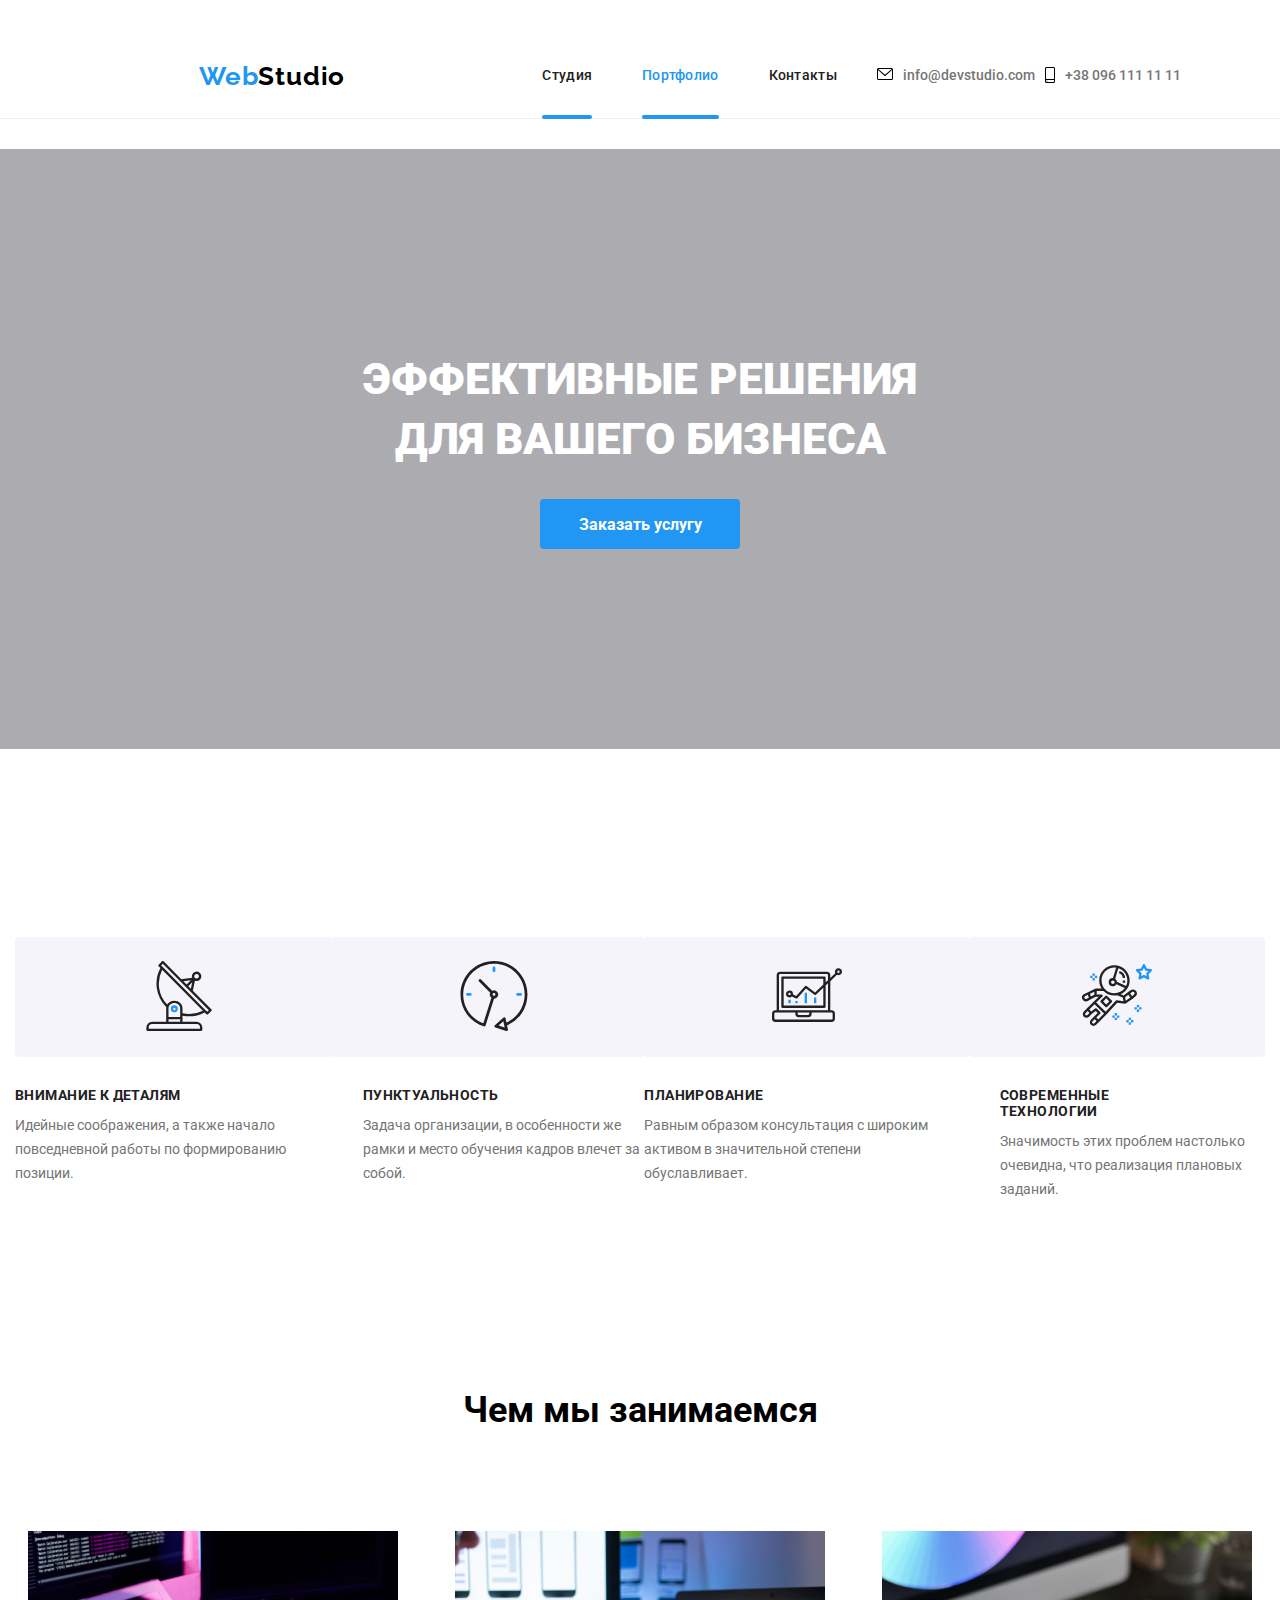
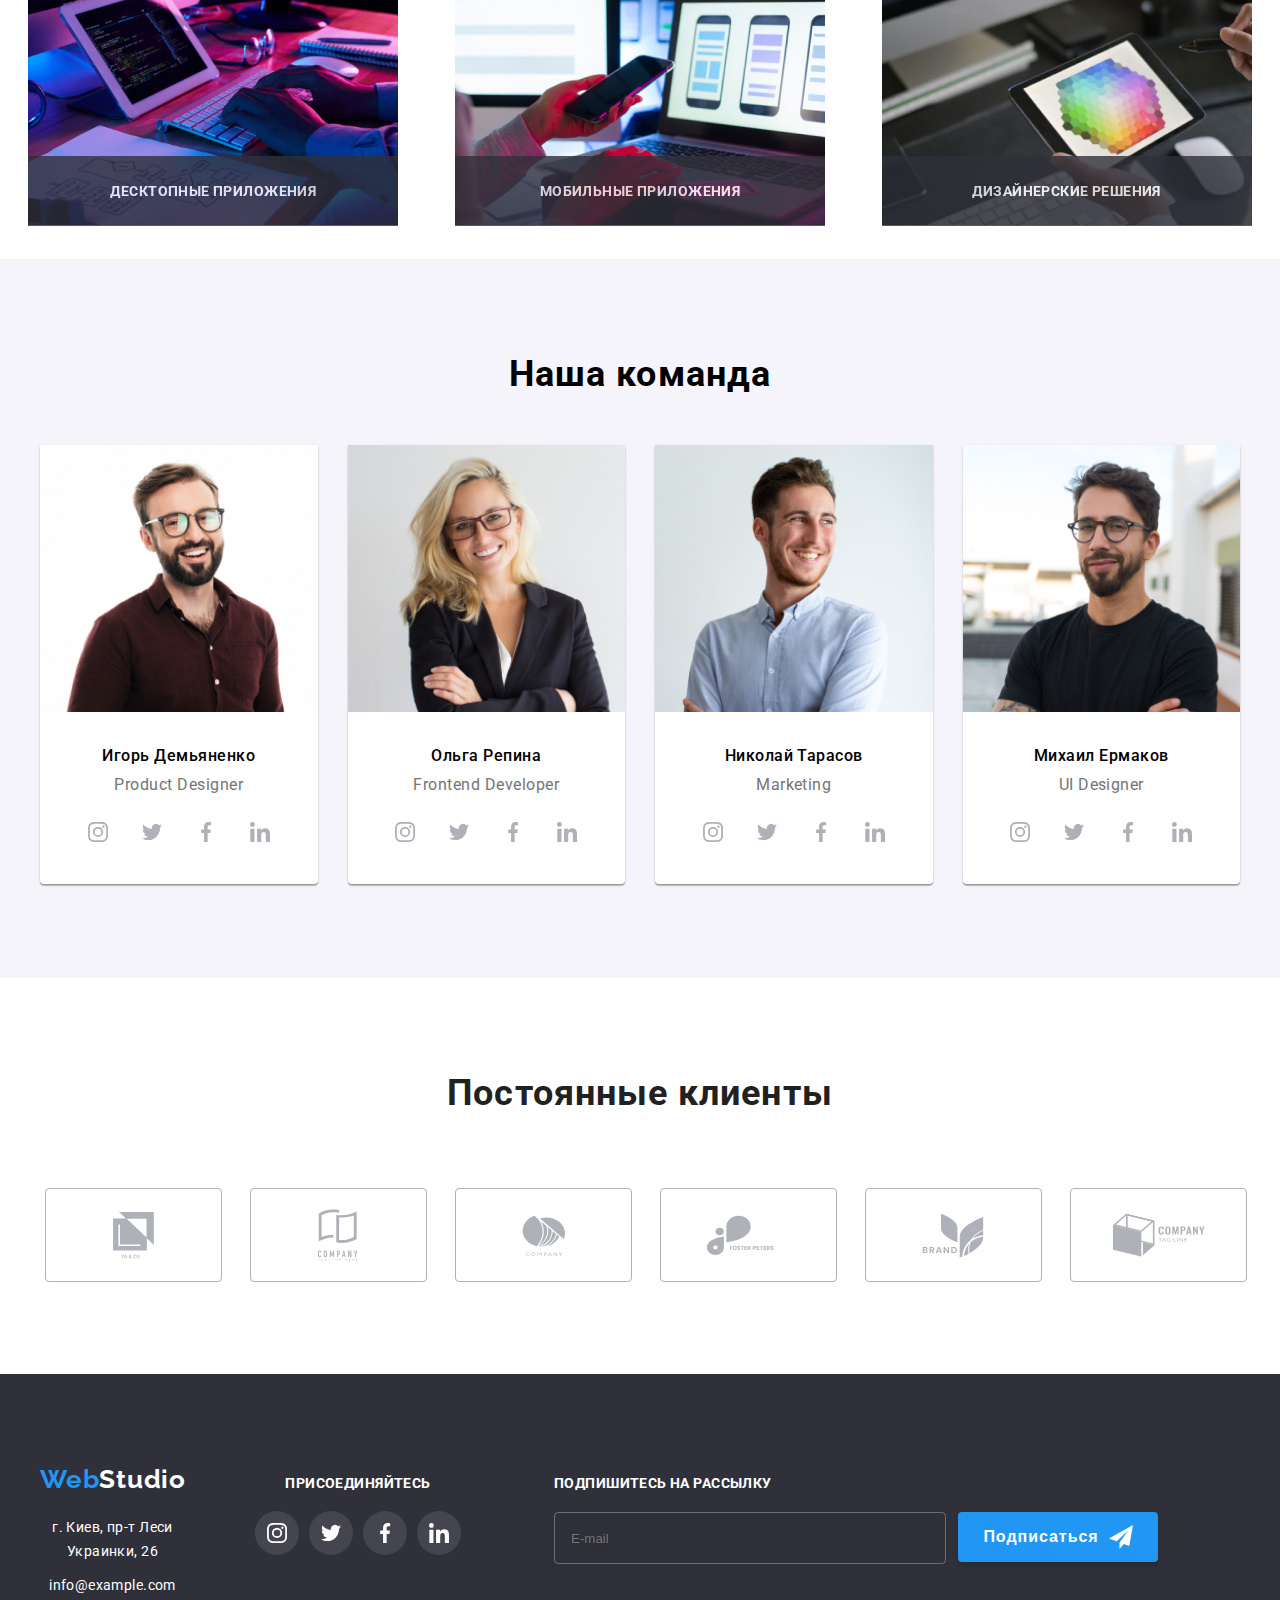
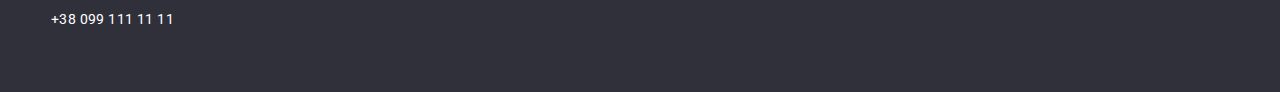
<file: index.html>
<!DOCTYPE html>
<html lang="en">
  <head class="head">
    <meta charset="UTF-8" />
    <meta http-equiv="X-UA-Compatible" content="IE=edge" />
    <meta name="viewport" content="width=, initial-scale=1.0" />
    <title>Document</title>
    <link rel="stylesheet" href=".//css/main.min.css" />
    <link
      rel="stylesheet"
      href="https://fonts.googleapis.com/css2?family=Roboto:wght@100;300;400;500;700;900&display=swap"
      rel="stylesheet"
    />
    <link
      rel="stylesheet"
      href="https://fonts.googleapis.com/css2?family=Raleway:wght@100;200;300;400;500;600;700;800;900&display=swap"
    />
  </head>
  <body>
    
      <header class="portfolio-header">
        <!-- <div class="warning-first"> -->
          <div class="second-head_container">
            <div class="head_container">
            <a class="portfolio-logo" href="./index.html">
            <p class="portfolio-logo">
              <span class="f-logo">Web</span><span class="s-logo">Studio</span>
            </p>
          </a>
            <div class="menu">
              <button class="menu-button .is-open" type="button" aria-expanded="false" data-menu-button>
                <svg class="menu-svg">
                  <use class="icon_menu"  href="./images/symbol-defs.svg#icon-menu_40px"></use>
                  <use class="icon_cross" href="./images/symbol-defs.svg#icon-close_40px-1"></use>
                </svg>
              </button>
            </div>
            <!--  -->
            <div class="menu_container " data-menu>
              
              <ul class="menu_list">
                <li class="menu_studio-item">
                  <a class="menu_studio-trade" href="./index.html">Студия</a>
                </li>
                <li class="menu_portfolio-item">
                  <a class="menu_portfolio-trade" href="./portfolio.html">Портфолио</a>
                </li>
                <li class="menu_kontakt-item">
                  <a class="menu_kontakt-trade" href="">Контакты</a>
                </li>
                <li class="menu_mobile"><p class="menu_mail-link"> +38 096 111 11 11</p></li>
                <li class="menu_enveloper"><p class="menu_e-mail-link"> info@devstudio.com</p></li>
              </ul>
              <ul class="mail_link">
                <li class="link_item"><a class="menu_link" href=""><p>Instagram</p></a></li>
                <li class="link_item"><a class="menu_link"  href=""><p>Twitter</p></a></li>
                <li class="link_item"><a class="menu_link"  href=""><p>Facebook</p></a></li>
                <li><a class="linkedin_link" href=""><p>LinkedIn</p></a></li>
              </ul>
            </div>
          </div>
          <div class="media-header">
            <div class="navigation_container">
          <ul class="list">
            <li class="studio-item">
              <a class="studio-trade" href="./index.html">Студия</a>
            </li>
            <li class="portfolio-item">
              <a class="portfolio-trade" href="portfolio.html">Портфолио</a>
            </li>
            <li class="kontakt-item">
              <a class="kontakt-trade" href="">Контакты</a>
            </li>
          </ul>
      <div class="media-link">
          <ul class="kontakt-items">
            
         <li class="mail-item">
           <a class="mail-trade" href="">
           <span class="envelope-icon">
                <label for="mail"><svg
                  class="svg-envelope"
                  width="16"
                  height="12"
                  viewBox="0 0 16 12"
                  
                  xmlns="http://www.w3.org/2000/svg"
                >
                  <path
                    d="M14.5 0H1.50001C0.672854 0 0 0.672853 0 1.50001V10.5C0 11.3271 0.672854 12 1.50001 12H14.5C15.3271 12 16 11.3271 16 10.5V1.50001C16 0.672853 15.3271 0 14.5 0ZM14.5 0.999994C14.5679 0.999994 14.6325 1.01409 14.6916 1.0387L8 6.83838L1.30833 1.0387C1.36742 1.01412 1.43204 0.999994 1.49998 0.999994H14.5ZM14.5 11H1.50001C1.22414 11 0.999996 10.7759 0.999996 10.5V2.09521L7.67236 7.87792C7.76661 7.95944 7.8833 7.99999 8 7.99999C8.1167 7.99999 8.23339 7.95948 8.32764 7.87792L15 2.09521V10.5C15 10.7759 14.7759 11 14.5 11Z"
                    
                  />
                </svg>
              </span>
              
              <p class="mail-trade"> info@devstudio.com</p>
              </a>
            </li>
            </ul>
            <ul class="kontakt-items">
            
         <li class="mail-item">
           <a class="mail-trade" href="">
           <span class="envelope-icon">
                <label for="mail">
                  <svg class="svg-envelope" width="10" height="16" viewBox="0 0 10 16" xmlns="http://www.w3.org/2000/svg">
  <path d="M8.5 0H1.5C0.672848 0 0 0.672848 0 1.5V14.5C0 15.3272 0.672848 16 1.5 16H8.5C9.32715 16 10 15.3272 10 14.5V1.5C10 0.672848 9.32715 0 8.5 0ZM1.5 1H8.5C8.77588 1 9 1.22412 9 1.5V12H1V1.5C1 1.22412 1.22412 1 1.5 1ZM8.5 15H1.5C1.22412 15 1 14.7759 1 14.5V13H9V14.5C9 14.7759 8.77588 15 8.5 15Z" />
  <path d="M2.35355 13.7389C2.54882 13.9213 2.54882 14.2169 2.35355 14.3992C2.15828 14.5816 1.84172 14.5816 1.64645 14.3992C1.45118 14.2169 1.45118 13.9213 1.64645 13.7389C1.84172 13.5566 2.15828 13.5566 2.35355 13.7389Z" />
  </svg>
                </label>
                </svg>
              </span>
             
              <p class="mail-trade"> +38 096 111 11 11</p>
              </a>
            </li>
            </ul>
          </div>    
          </div>
          </div> 
        
          
        </div>
        </header> 
    <div class="mobile-warning">
    <main class="main">
      <section class="hero-section">
        <div class="hero-warning">
          <div class="first-conteiner">
            <h1 class="title">
              Эффективные решения <br />
              для вашего бизнеса
            </h1>
          </div>
          <div class="second-conteiner">
            
           <button type="button" class="button" data-modal-open>
            Заказать услугу
          </button>
           
          </div>
        </div>
      </section>
      <section class="first-section">
        <div class="feauters-contaner">
        <div class="div-item">
          <div class="tablet_feauter">
          <div class="first-tablet_feauter">
          <ul>
            <li>
              <div class="antena-background">
                <span class="antena-icon">
                  <svg
                    width="70"
                    height="70"
                    fill="none"
                    xmlns="http://www.w3.org/2000/svg"
                  >
                    <path
                      d="m67.316 48.339-18.47-18.605 2.05-10.097a4.655 4.655 0 0 0 1.66.319h.014a4.723 4.723 0 1 0-4.394-3.14l-10.85 1.325L19.628.35a1.166 1.166 0 0 0-.824-.35c-.306.002-.6.124-.817.34L14.68 3.63a1.167 1.167 0 0 0 0 1.65l1.78 1.805a32.686 32.686 0 0 0 5.511 38.638c.094.09.202.161.32.213a6.77 6.77 0 0 0-.114 1.197v13.534h-14A5.84 5.84 0 0 0 2.342 66.5v2.333c0 .645.523 1.167 1.167 1.167h53.667c.644 0 1.166-.522 1.166-1.167V66.5a5.84 5.84 0 0 0-5.833-5.833h-14v-5.998c2.193.46 4.428.694 6.669.7a32.483 32.483 0 0 0 15.4-3.901l1.79 1.8c.216.221.513.347.823.35.306-.002.6-.124.817-.34l3.308-3.29a1.167 1.167 0 0 0 0-1.65ZM50.925 13.635a2.333 2.333 0 1 1 1.645 3.987h-.008a2.333 2.333 0 0 1-1.633-3.987h-.004ZM48.178 21.3l-1.309 6.444-2.571-2.587 3.88-3.857Zm-1.325-1.973-4.2 4.176-3.25-3.267 7.45-.909ZM52.509 63a3.5 3.5 0 0 1 3.5 3.5v1.167H4.676V66.5a3.5 3.5 0 0 1 3.5-3.5h44.333Zm-16.333-4.667v2.334H24.509v-2.334h11.667ZM24.509 56v-8.867c0-2.83 2.617-5.133 5.833-5.133 3.217 0 5.834 2.303 5.834 5.133V56H24.509Zm14-3.71v-5.157c0-4.117-3.663-7.466-8.167-7.466a8.312 8.312 0 0 0-7.177 3.907A30.34 30.34 0 0 1 18.18 8.82l40.692 40.925a30.233 30.233 0 0 1-20.363 2.544Zm24.695-1.496-1.644-1.653L18.792 6.116l-1.65-1.655 1.65-1.645L36.15 20.272c.008 0 .013.015.021.021l28.688 28.856-1.655 1.645Z"
                      fill="#212121"
                    />
                    <path
                      d="M30.353 44.333h-.01a3.5 3.5 0 1 0-.011 7h.01a3.5 3.5 0 1 0 .01-7Zm.816 4.328a1.167 1.167 0 1 1-.827-1.994 1.166 1.166 0 0 1 .817 1.993h.01Z"
                      fill="#2196F3"
                    />
                  </svg>
                </span>
              </div>
              <h2 class="subjekt">Внимание к деталям</h2>
              <p class="first-text">
                Идейные соображения, а также
                начало повседневной работы по
                формированию позиции.
              </p>
            </li>
          </ul>
          <ul>
            <li>
              <div class="clock-background">
                <span class="clock-icon">
                  <svg
                    width="70"
                    height="70"
                    fill="none"
                    xmlns="http://www.w3.org/2000/svg"
                  >
                    <g clip-path="url(#a)">
                      <path
                        d="M68.461 33.471C68.458 14.982 53.466-.004 34.975 0 16.485.004 1.5 14.996 1.504 33.486A33.479 33.479 0 0 0 24.799 65.37c.133.042.27.063.41.063.263 0 .521-.071.748-.205.296-.175.516-.453.62-.78l8.454-26.797a4.184 4.184 0 1 0-1.837-7.95L22.025 18.53a1.395 1.395 0 0 0-1.972 1.973l11.163 11.176a4.104 4.104 0 0 0 1.173 5.051l-8.055 25.535C8.414 56.4.262 38.74 6.126 22.82 11.991 6.9 29.65-1.252 45.571 4.613c15.92 5.864 24.072 23.524 18.207 39.444A30.72 30.72 0 0 1 47.455 61.5l-.87-4.1a1.394 1.394 0 0 0-2.294-.752l-8.393 7.494a1.394 1.394 0 0 0 .505 2.372l10.716 3.42a1.394 1.394 0 0 0 1.791-1.619l-.855-4.022a33.37 33.37 0 0 0 20.406-30.82Zm-33.478-1.394a1.395 1.395 0 1 1 0 2.79 1.395 1.395 0 0 1 0-2.79Zm4.594 32.515 4.778-4.262 1.319 6.213-6.097-1.951Z"
                        fill="#212121"
                      />
                      <path
                        d="M33.588 6.967v2.79a1.395 1.395 0 1 0 2.79 0v-2.79a1.395 1.395 0 0 0-2.79 0ZM8.479 32.077a1.395 1.395 0 0 0 0 2.79h2.79a1.395 1.395 0 1 0 0-2.79h-2.79ZM61.486 34.867a1.395 1.395 0 1 0 0-2.79h-2.79a1.395 1.395 0 0 0 0 2.79h2.79Z"
                        fill="#2196F3"
                      />
                    </g>
                    <defs>
                      <clipPath id="a">
                        <path fill="#fff" d="M0 0h70v70H0z" />
                      </clipPath>
                    </defs>
                  </svg>
                </span>
              </div>
              <h2 class="punkt-subjekt">Пунктуальность</h2>
              <p class="second-text">
                Задача организации, в особенности 
                же рамки и место обучения кадров 
                влечет за собой.
              </p>
            </li>
         
          </ul>
        </div>
        <div class="second-tablet_feauter">
          <ul>
            <li>
              <div class="diagram-background">
                <span class="diagram-icon">
                  <svg
                    width="70"
                    height="70"
                    fill="none"
                    xmlns="http://www.w3.org/2000/svg"
                  >
                    <g clip-path="url(#a)">
                      <path
                        d="M32.65 32.735h2.332V43.23H32.65V32.735ZM41.978 37.4h2.332v5.83h-2.332V37.4ZM23.321 40.898h2.332v2.332h-2.332v-2.332ZM16.325 39.731h2.332v3.498h-2.332v-3.498Z"
                        fill="#2196F3"
                      />
                      <path
                        d="M3.498 61.886h55.97a3.498 3.498 0 0 0 3.499-3.498v-4.664a3.498 3.498 0 0 0-3.498-3.498h-1.166v-29.08l6.623-6.274a3.518 3.518 0 1 0-1.633-1.668l-4.99 4.73v-2.69a3.498 3.498 0 0 0-3.498-3.498H8.162a3.498 3.498 0 0 0-3.498 3.498v34.982H3.498A3.498 3.498 0 0 0 0 53.724v4.664a3.498 3.498 0 0 0 3.498 3.498ZM66.465 10.58a1.166 1.166 0 1 1 0 2.332 1.166 1.166 0 0 1 0-2.332ZM6.996 15.244c0-.644.522-1.166 1.166-1.166h46.643c.644 0 1.166.522 1.166 1.166v4.897l-2.332 2.216v-4.78c0-.645-.523-1.167-1.167-1.167H10.495c-.644 0-1.167.522-1.167 1.166v29.152c0 .644.523 1.166 1.167 1.166h41.977c.645 0 1.167-.522 1.167-1.166V25.565l2.332-2.21v26.87H6.996v-34.98Zm10.495 15.159a3.498 3.498 0 1 0 2.422 6.012l4.053 2.034c.471.235 1.042.125 1.392-.268l8.616-9.694 8.47 6.347c.455.34 1.089.304 1.501-.086l7.361-6.973v17.787H11.661v-26.82h39.645v5.82l-8.25 7.813-8.54-6.403a1.167 1.167 0 0 0-1.572.157l-8.734 9.828-3.265-1.633c.023-.14.038-.281.044-.423a3.498 3.498 0 0 0-3.498-3.498Zm1.166 3.498a1.166 1.166 0 1 1-2.332 0 1.166 1.166 0 0 1 2.332 0Zm6.996 18.657h11.66v1.166c0 .644-.521 1.166-1.165 1.166h-9.329a1.166 1.166 0 0 1-1.166-1.166v-1.166Zm-23.32 1.166c0-.644.521-1.166 1.165-1.166h19.823v1.166a3.498 3.498 0 0 0 3.498 3.498h9.329a3.498 3.498 0 0 0 3.498-3.498v-1.166h19.823c.644 0 1.166.522 1.166 1.166v4.664c0 .644-.522 1.166-1.166 1.166H3.499a1.166 1.166 0 0 1-1.167-1.166v-4.664Z"
                        fill="#212121"
                      />
                    </g>
                    <defs>
                      <clipPath id="a">
                        <path fill="#fff" d="M0 0h70v70H0z" />
                      </clipPath>
                    </defs>
                  </svg>
                </span>
              </div>
              <h2 class="plan-subjekt">Планирование</h2>
              <p class="third-text">
                Равным образом консультация с
                широким активом в значительной
                степени обуславливает.
              </p>
            </li>
          </ul>
          <ul>
            <li>
              <div class="astronaut-background">
                <span class="astronaut-icon">
                  <svg
                    width="70"
                    height="70"
                    fill="none"
                    xmlns="http://www.w3.org/2000/svg"
                  >
                    <path
                      d="M69.943 9.896a1.168 1.168 0 0 0-.941-.793l-4.18-.608-1.87-3.787c-.391-.798-1.7-.798-2.091 0l-1.87 3.787-4.18.608a1.167 1.167 0 0 0-.648 1.99l3.026 2.948-.714 4.162c-.075.438.105.88.463 1.142.363.263.837.296 1.23.088l3.738-1.966 3.738 1.966a1.169 1.169 0 0 0 1.693-1.23l-.714-4.162 3.025-2.949a1.17 1.17 0 0 0 .295-1.196ZM64.556 12.8c-.275.267-.4.655-.335 1.033l.417 2.437-2.188-1.15a1.164 1.164 0 0 0-1.088 0l-2.188 1.15.417-2.437a1.168 1.168 0 0 0-.335-1.033l-1.772-1.727 2.448-.355c.38-.055.708-.294.878-.639l1.095-2.216 1.094 2.216c.17.345.498.584.879.639l2.447.355-1.77 1.727ZM57.167 44.892h-2.334v2.334h2.334v-2.334ZM57.167 49.56h-2.334v2.332h2.334V49.56ZM59.5 47.226h-2.333v2.333H59.5v-2.333Z"
                      fill="#2196F3"
                    />
                    <path
                      d="M54.834 47.226H52.5v2.333h2.334v-2.333ZM49 57.726h-2.333v2.333H49v-2.333ZM49 62.393h-2.333v2.333H49v-2.333ZM51.334 60.06H49v2.333h2.334v-2.334ZM46.667 60.06h-2.334v2.333h2.334v-2.334ZM35 53.06h-2.333v2.333H35v-2.334ZM35 57.726h-2.333v2.333H35v-2.333ZM37.333 55.392H35v2.334h2.333v-2.334ZM32.666 55.392h-2.333v2.334h2.334v-2.334ZM12.833 13.392H10.5v2.333h2.333v-2.333ZM12.833 18.059H10.5v2.333h2.333V18.06ZM15.166 15.725h-2.333v2.334h2.333v-2.334ZM10.5 15.725H8.166v2.334H10.5v-2.334Z"
                      fill="#2196F3"
                    />
                    <path
                      d="M54.063 30.974a3.88 3.88 0 0 0-2.599-1.541 3.886 3.886 0 0 0-2.93.77L45.794 32.3l-.001.002-4.151 3.1-2.97-1.184c5.296-2.376 8.998-7.674 8.998-13.825 0-8.363-6.83-15.167-15.227-15.167s-15.228 6.804-15.228 15.167c0 3.031.907 5.85 2.45 8.222l-6.046-.053h-.01c-.019 0-.034.01-.051.01a1.14 1.14 0 0 0-.34.069c-.028.01-.057.016-.084.029-.014.006-.028.007-.042.014l-7.072 3.491c-.001 0-.003 0-.003.002l-4.141 1.991a.905.905 0 0 0-.138.077A3.895 3.895 0 0 0 .43 39.268a3.884 3.884 0 0 0 2.31 1.944 3.891 3.891 0 0 0 3.016-.281l3.036-1.614 4.952-2.558 2.968-.017L4.808 48.588c0 .002-.002.002-.003.003l-2.929 2.916a3.607 3.607 0 0 0-1.072 2.577c0 .972.38 1.888 1.072 2.578a3.647 3.647 0 0 0 2.58 1.062c.936 0 1.869-.355 2.582-1.062l2.875-2.863 3.808-2.843 1.97 1.962-3.854 3.837-.003.002-2.928 2.917a3.607 3.607 0 0 0-1.073 2.576c0 .973.38 1.889 1.073 2.579a3.65 3.65 0 0 0 2.58 1.061c.935 0 1.87-.354 2.582-1.061l2.93-2.917 4.686-4.667.002-.003 2.21-2.188-.01-.008c.015-.014.035-.019.049-.034l11.3-12.377 7.593 1.08c.055.008.11.012.164.012.142 0 .278-.034.41-.084.039-.014.072-.033.109-.051.042-.021.086-.033.126-.06l7.029-4.666c.026-.018.04-.046.064-.065.028-.022.063-.031.089-.056l2.78-2.605a3.892 3.892 0 0 0 .465-5.166ZM4.66 38.872a1.56 1.56 0 0 1-1.221.113 1.565 1.565 0 0 1-.465-2.755l2.874-1.383.692 2.022.29.85-2.17 1.153Zm7.65-3.998-3.387 1.75-.558-1.633-.402-1.174 4.434-2.189-.087 3.246Zm33.03-14.482c0 2.009-.48 3.904-1.31 5.599l-9.147-4.155a4.07 4.07 0 0 0-1.724-3.035L36.36 8.168c5.202 1.655 8.98 6.507 8.98 12.224Zm-25.788 0c0-7.076 5.784-12.834 12.894-12.834.553 0 1.094.047 1.63.115L30.943 18.07c-.042 0-.081-.013-.125-.013a4.094 4.094 0 0 0-4.096 4.084 4.094 4.094 0 0 0 4.096 4.083c1.52 0 2.832-.838 3.54-2.066l8.45 3.838c-2.352 3.165-6.114 5.228-10.362 5.228-7.11 0-12.894-5.757-12.894-12.833Zm13.03 1.75c0 .965-.792 1.75-1.764 1.75a1.759 1.759 0 0 1-1.762-1.75c0-.965.79-1.75 1.762-1.75s1.763.785 1.763 1.75ZM5.391 55.007a1.33 1.33 0 0 1-1.87.002 1.3 1.3 0 0 1 0-1.847l2.105-2.097L7.49 52.92l-2.097 2.088Zm7.03 8.167a1.33 1.33 0 0 1-1.87.002 1.299 1.299 0 0 1 0-1.847l2.106-2.098.88.876.983.978-2.099 2.09Zm7.616-7.588-.003.003-3.86 3.85-.882-.877-.982-.977 3.857-3.84v-.001l.004-.002c.087-.088.142-.193.196-.297.015-.03.044-.056.057-.087.036-.09.042-.187.056-.281.007-.054.03-.104.03-.16 0-.077-.028-.153-.044-.23-.014-.07-.014-.141-.041-.209a1.166 1.166 0 0 0-.2-.301c-.022-.026-.03-.058-.054-.083h-.002s0-.003-.002-.005l-3.515-3.5c-.037-.037-.085-.052-.127-.084a1.117 1.117 0 0 0-.19-.126 1.095 1.095 0 0 0-.205-.07 1.132 1.132 0 0 0-.225-.044 1.141 1.141 0 0 0-.209.01c-.078.01-.151.02-.227.045-.074.023-.139.06-.207.098-.043.024-.092.033-.133.063l-3.879 2.896-1.97-1.963 5.247-5.22 9.54 9.382-2.03 2.01Zm14.916-15.349c-.033-.005-.065.008-.099.006a1.146 1.146 0 0 0-.252.015c-.066.012-.13.025-.192.047a1.08 1.08 0 0 0-.211.102 1.13 1.13 0 0 0-.182.135c-.028.024-.062.036-.088.064L23.653 51.862l-9.468-9.311 6.197-6.165a1.168 1.168 0 0 0-.83-1.993l-4.854.028.061-3.516 6.79.058a15.2 15.2 0 0 0 10.897 4.596c.957 0 1.89-.1 2.799-.268.087.07.174.14.283.185l5.272 2.1.333 1.659.39 1.937-6.569-.935Zm8.84.39-.684-3.408 3.164-2.363.828 1.1 1.242 1.649-4.55 3.022Zm8.212-6.193-1.833 1.717-2.037-2.704 1.818-1.394c.34-.261.768-.368 1.188-.313.422.06.796.28 1.05.622a1.562 1.562 0 0 1-.187 2.072Z"
                      fill="#212121"
                    />
                    <path
                      d="m29.755 40.565-4.688-4.667a1.166 1.166 0 0 0-1.646 0l-4.687 4.667a1.172 1.172 0 0 0 0 1.654l4.686 4.667a1.166 1.166 0 0 0 1.647 0l4.688-4.667a1.167 1.167 0 0 0 0-1.654Zm-5.51 3.848-3.034-3.02 3.033-3.021 3.035 3.02-3.035 3.02ZM37.547 11.092l-.564 2.266c.156.039 3.801.988 3.801 4.7h2.334c0-4.412-3.644-6.486-5.571-6.966ZM43.118 20.392h-2.334v2.333h2.334v-2.333Z"
                      fill="#212121"
                    />
                  </svg>
                </span>
              </div>
              <h2 class="tehnology-subjekt">Современные технологии</h2>
              <p class="fourth-text">
                Значимость этих проблем настолько
                очевидна, что реализация плановых
                заданий.
              </p>
            </li>
          </ul>
        </div>
        </div>
        </div>
        <div class="media-work"></div>
        </div>
        <h2 class="work-subjekt">Чем мы занимаемся</h2>
        <ul class="work-items">
          <li class="doing">
            <div class="doing-thumb">
              <p class="p-thumb">Десктопные приложения</p>
           </div>
           <!-- <picture>
            <source  srcset="./desctop-images/app-desctop_img.jpg 1x, ./desctop-images/app-desctop_img@2x.jpg 2x,  ./desctop-images/app-desctop_img@3x.jpg 3x" media="(min-width: 1200px)">
           </picture> -->
            <img
              class="peapl-item"
              srcset="./desctop-images/app-desctop_img.jpg 1x, ./desctop-images/app-desctop_img@2x.jpg 2x,  ./desctop-images/app-desctop_img@3x.jpg 3x"
              src=""
              alt="человек програмирует на планшете"
              width="370"
              height="294"
            />
          </li>
          <li class="doing">
            <div class="doing-thumb">
              <p class="p-thumb">Мобильные приложения</p>
           </div>
            <img
              class="sait-item"
              srcset="./desctop-images/mobile-desctop_img.jpg 1x, ./desctop-images/mobile-desctop_img@2x.jpg 2x,  ./desctop-images/mobile-desctop_img@3x.jpg 3x"
              src=""
              alt="человек создает дизайн сайта"
              width="370"
              height="294"
            />
          </li>
          <li class="doing">
            <div class="doing-thumb">
              <p class="p-thumb">Дизайнерские решения</p>
           </div>
            <img
              class="color-item"
              srcset="./desctop-images/dithain-desctop_img.jpg 1x, ./desctop-images/dithain-desctop_img@2x.jpg 2x,  ./desctop-images/dithain-desctop_img@3x.jpg 3x"
              src=""
              alt="человек смотрит на разние цвета"
              width="370"
              height="294"
            />
          </li>
        </ul>
        </div>
      </section> 
     <!-- <section class="second-section">
        <div class="subjekt-warning">
          <h2 class="komand-subjekt">Наша команда</h2>
        </div>
        <div class="komand-warning">
          <div class="tablet_team">
          <ul>
            <li class="img-item">
              <picture>
                <source srcset="./desctop-images/demianenko-desctop_img.jpg 1x, ./desctop-images/demianenko-desctop_img@2x.jpg 2x, ./desctop-images/demianenko-desctop_img@3x.jpg 3x" media="(min-width: 1200px)" />
              </picture>
              <picture>
                <source
                  srcset="./desctop-images/demianenko-desctop_img.jpg 1x, ./desctop-images/demianenko-desctop_img@2x.jpg 2x"
                  media="(min-width: 1200px)"
                />
                <source
                  srcset="./tablet-images/demianenko-tab_img.jpg 1x, ./tablet-images/demianenko-tab_img@2x.jpg 2x"
                  media="(min-width: 768px)"
                />
                <source
                  srcset="./phone-images/img.jpg 1x, ./phone-images/img@2x.jpg 2x"
                  media="(max-width: 480px)"
                />
                <img class="adaptive-images"
                  src="./images/img.jpg"
                  alt="фотография Игоря Демьяненко"
                  width="270"
                />
              </picture>
              
              <img
                class="Demianenko-img"
                srcset="./desctop-images/demianenko-desctop_img.jpg 1x, ./desctop-images/demianenko-desctop_img@2x.jpg 2x, ./desctop-images/demianenko-desctop_img@3x.jpg 3x"
                alt="Игорь Демьяненко"
                width="270"
                height="260"
              />
              <div class="second-warning">
                <p class="name-item">Игорь Демьяненко</p>
                <p class="work-item">Product Designer</p>
              </div>
              
              <div class="svg-warning">
                <span class="komand-svg">
                  <svg
                    class="f-svg"
                    width="20"
                    height="20"
                    
                    xmlns="http://www.w3.org/2000/svg"
                  >
                    <g clip-path="url(#a)" >
                      <path
                        d="M19.98 5.88c-.046-1.063-.218-1.793-.464-2.426a4.88 4.88 0 0 0-1.157-1.774 4.922 4.922 0 0 0-1.77-1.153C15.952.281 15.226.11 14.163.063 13.093.012 12.753 0 10.037 0 7.322 0 6.982.012 5.915.059 4.853.105 4.122.277 3.49.523A4.88 4.88 0 0 0 1.715 1.68 4.924 4.924 0 0 0 .563 3.45C.316 4.087.145 4.813.098 5.876c-.051 1.07-.063 1.41-.063 4.126 0 2.715.012 3.055.059 4.122.047 1.063.219 1.793.465 2.426a4.932 4.932 0 0 0 1.156 1.774 4.92 4.92 0 0 0 1.77 1.152c.637.247 1.364.419 2.426.465 1.067.047 1.407.059 4.122.059 2.716 0 3.056-.012 4.122-.059 1.063-.046 1.793-.218 2.426-.464a5.116 5.116 0 0 0 2.927-2.927c.246-.637.418-1.364.465-2.426.047-1.067.058-1.407.058-4.122s-.004-3.055-.05-4.122Zm-1.8 8.166c-.044.977-.208 1.504-.344 1.856a3.318 3.318 0 0 1-1.9 1.898c-.35.137-.882.301-1.855.344-1.055.047-1.371.059-4.04.059-2.668 0-2.989-.012-4.04-.059-.977-.043-1.504-.207-1.856-.344a3.077 3.077 0 0 1-1.148-.746 3.11 3.11 0 0 1-.747-1.148c-.136-.352-.3-.883-.343-1.856-.047-1.055-.059-1.372-.059-4.04 0-2.669.012-2.99.059-4.04.043-.977.207-1.504.343-1.856A3.04 3.04 0 0 1 3 2.965a3.105 3.105 0 0 1 1.15-.746c.35-.137.882-.3 1.855-.344 1.055-.046 1.372-.058 4.04-.058 2.672 0 2.989.012 4.04.058.977.043 1.504.207 1.856.344.433.16.828.414 1.148.746.332.325.586.715.747 1.15.136.35.3.882.343 1.855.047 1.055.059 1.371.059 4.04 0 2.668-.012 2.98-.059 4.036Z"
                      />
                      <path
                        d="M10.037 4.864A5.139 5.139 0 0 0 4.9 10.002a5.139 5.139 0 0 0 10.276 0 5.139 5.139 0 0 0-5.138-5.138Zm0 8.47a3.333 3.333 0 1 1 .001-6.666 3.333 3.333 0 0 1 0 6.667Zm6.541-8.673a1.2 1.2 0 1 1-2.4 0 1.2 1.2 0 0 1 2.4 0Z"
                      />
                    </g>
                    <defs>
                      <clipPath id="a">
                        <path  d="M0 0h20v20H0z" />
                      </clipPath>
                    </defs>
                  </svg>
                </span>
                <span class="komand-svg">
                  <svg
                    class="s-svg"
                    width="20"
                    height="20"
                    
                    xmlns="http://www.w3.org/2000/svg"
                  >
                    <g clip-path="url(#a)">
                      <path
                        d="M20 3.799a8.549 8.549 0 0 1-2.363.647 4.077 4.077 0 0 0 1.804-2.266 8.192 8.192 0 0 1-2.6.992A4.099 4.099 0 0 0 9.75 5.976c0 .325.027.638.095.935-3.409-.166-6.425-1.8-8.451-4.288A4.128 4.128 0 0 0 .83 4.694c0 1.42.732 2.679 1.821 3.407A4.05 4.05 0 0 1 .8 7.597v.045a4.119 4.119 0 0 0 3.285 4.03 4.09 4.09 0 0 1-1.075.134c-.262 0-.527-.015-.776-.07.531 1.624 2.038 2.818 3.831 2.856a8.238 8.238 0 0 1-5.084 1.75A7.67 7.67 0 0 1 0 16.284a11.543 11.543 0 0 0 6.29 1.84c7.545 0 11.67-6.25 11.67-11.668 0-.18-.006-.356-.015-.53A8.179 8.179 0 0 0 20 3.8Z"
                        
                      />
                    </g>
                    <defs>
                      <clipPath id="a">
                        <path  d="M0 0h20v20H0z" />
                      </clipPath>
                    </defs>
                  </svg>
                </span>
                <span class="komand-svg">
                  <svg
                    class="t-svg"
                    width="20"
                    height="20"
                    
                    xmlns="http://www.w3.org/2000/svg"
                  >
                    <g clip-path="url(#a)">
                      <path
                        d="M13.33 3.32h1.827V.14a23.576 23.576 0 0 0-2.66-.14C9.864 0 8.06 1.656 8.06 4.7v2.8H5.156v3.555H8.06V20h3.562v-8.944h2.787l.443-3.555h-3.231V5.05c0-1.027.277-1.73 1.709-1.73Z"
                        
                      />
                    </g>
                    <defs>
                      <clipPath id="a">
                        <path  d="M0 0h20v20H0z" />
                      </clipPath>
                    </defs>
                  </svg>
                </span>
                <span class="komand-svg">
                  <svg
                    class="f-svg"
                    width="20"
                    height="20"
                    
                    xmlns="http://www.w3.org/2000/svg"
                  >
                    <g clip-path="url(#a)" >
                      <path
                        d="M19.995 20H20v-7.336c0-3.588-.772-6.352-4.967-6.352-2.017 0-3.37 1.106-3.923 2.156h-.058V6.647H7.074v13.352h4.142v-6.611c0-1.741.33-3.425 2.486-3.425 2.124 0 2.156 1.987 2.156 3.536V20h4.137ZM.33 6.647h4.147V20H.33V6.647ZM2.402 0A2.402 2.402 0 0 0 0 2.402c0 1.325 1.076 2.424 2.402 2.424 1.325 0 2.401-1.098 2.401-2.424A2.403 2.403 0 0 0 2.402 0Z"
                      />
                    </g>
                    <defs>
                      <clipPath id="a">
                        <path  d="M0 0h20v20H0z" />
                      </clipPath>
                    </defs>
                  </svg>
                </span>
              </div>
              
            </li>
          </ul>
          <ul>
            <li class="img-item">
              <picture>
                <source
                  srcset="
                    ./desctop-images/repina-desctop_img.jpg 1x,
                    ./desctop-images/repina-desctop_img@2x.jpg 2x
                  "
                  media="(min-width: 1200px)"
                />
                <source
                srcset="
                  ./tablet-images/repina-tab_img.jpg 1x,
                  ./tablet-images/repina-tab_img@2x.jpg 2x
                "
                  media="(min-width: 768px)"
                />
                <source
                srcset="
                  ./phone-images/repina-img.jpg 1x,
                  ./phone-images/repina-img@2x.jpg 2x
                "
                  media="(max-width: 480px)"
                />
                <img class="adaptive-images"
                  src="./images/img.jpg"
                  alt="фотография Ольги Репиной"
                  width="270"
                />
              </picture>
              <<img
                class="Repina-img"
                src=""
                alt="Ольга Репина"
                width="270"
                height="260"
              /> 
              <div class="third-warning">
                <p class="name-item">Ольга Репина</p>
                <p class="work-item">Frontend Developer</p>
              </div>
              
              <div class="svg-warning">
                <span class="komand-svg">
                  <svg
                    class="f-svg"
                    width="20"
                    height="20"
                    
                    xmlns="http://www.w3.org/2000/svg"
                  >
                    <g clip-path="url(#a)" >
                      <path
                        d="M19.98 5.88c-.046-1.063-.218-1.793-.464-2.426a4.88 4.88 0 0 0-1.157-1.774 4.922 4.922 0 0 0-1.77-1.153C15.952.281 15.226.11 14.163.063 13.093.012 12.753 0 10.037 0 7.322 0 6.982.012 5.915.059 4.853.105 4.122.277 3.49.523A4.88 4.88 0 0 0 1.715 1.68 4.924 4.924 0 0 0 .563 3.45C.316 4.087.145 4.813.098 5.876c-.051 1.07-.063 1.41-.063 4.126 0 2.715.012 3.055.059 4.122.047 1.063.219 1.793.465 2.426a4.932 4.932 0 0 0 1.156 1.774 4.92 4.92 0 0 0 1.77 1.152c.637.247 1.364.419 2.426.465 1.067.047 1.407.059 4.122.059 2.716 0 3.056-.012 4.122-.059 1.063-.046 1.793-.218 2.426-.464a5.116 5.116 0 0 0 2.927-2.927c.246-.637.418-1.364.465-2.426.047-1.067.058-1.407.058-4.122s-.004-3.055-.05-4.122Zm-1.8 8.166c-.044.977-.208 1.504-.344 1.856a3.318 3.318 0 0 1-1.9 1.898c-.35.137-.882.301-1.855.344-1.055.047-1.371.059-4.04.059-2.668 0-2.989-.012-4.04-.059-.977-.043-1.504-.207-1.856-.344a3.077 3.077 0 0 1-1.148-.746 3.11 3.11 0 0 1-.747-1.148c-.136-.352-.3-.883-.343-1.856-.047-1.055-.059-1.372-.059-4.04 0-2.669.012-2.99.059-4.04.043-.977.207-1.504.343-1.856A3.04 3.04 0 0 1 3 2.965a3.105 3.105 0 0 1 1.15-.746c.35-.137.882-.3 1.855-.344 1.055-.046 1.372-.058 4.04-.058 2.672 0 2.989.012 4.04.058.977.043 1.504.207 1.856.344.433.16.828.414 1.148.746.332.325.586.715.747 1.15.136.35.3.882.343 1.855.047 1.055.059 1.371.059 4.04 0 2.668-.012 2.98-.059 4.036Z"
                      />
                      <path
                        d="M10.037 4.864A5.139 5.139 0 0 0 4.9 10.002a5.139 5.139 0 0 0 10.276 0 5.139 5.139 0 0 0-5.138-5.138Zm0 8.47a3.333 3.333 0 1 1 .001-6.666 3.333 3.333 0 0 1 0 6.667Zm6.541-8.673a1.2 1.2 0 1 1-2.4 0 1.2 1.2 0 0 1 2.4 0Z"
                      />
                    </g>
                    <defs>
                      <clipPath id="a">
                        <path  d="M0 0h20v20H0z" />
                      </clipPath>
                    </defs>
                  </svg>
                </span>
                <span class="komand-svg">
                  <svg
                    class="s-svg"
                    width="20"
                    height="20"
                    
                    xmlns="http://www.w3.org/2000/svg"
                  >
                    <g clip-path="url(#a)">
                      <path
                        d="M20 3.799a8.549 8.549 0 0 1-2.363.647 4.077 4.077 0 0 0 1.804-2.266 8.192 8.192 0 0 1-2.6.992A4.099 4.099 0 0 0 9.75 5.976c0 .325.027.638.095.935-3.409-.166-6.425-1.8-8.451-4.288A4.128 4.128 0 0 0 .83 4.694c0 1.42.732 2.679 1.821 3.407A4.05 4.05 0 0 1 .8 7.597v.045a4.119 4.119 0 0 0 3.285 4.03 4.09 4.09 0 0 1-1.075.134c-.262 0-.527-.015-.776-.07.531 1.624 2.038 2.818 3.831 2.856a8.238 8.238 0 0 1-5.084 1.75A7.67 7.67 0 0 1 0 16.284a11.543 11.543 0 0 0 6.29 1.84c7.545 0 11.67-6.25 11.67-11.668 0-.18-.006-.356-.015-.53A8.179 8.179 0 0 0 20 3.8Z"
                        
                      />
                    </g>
                    <defs>
                      <clipPath id="a">
                        <path  d="M0 0h20v20H0z" />
                      </clipPath>
                    </defs>
                  </svg>
                </span>
                <span class="komand-svg">
                  <svg
                    class="t-svg"
                    width="20"
                    height="20"
                    
                    xmlns="http://www.w3.org/2000/svg"
                  >
                    <g clip-path="url(#a)">
                      <path
                        d="M13.33 3.32h1.827V.14a23.576 23.576 0 0 0-2.66-.14C9.864 0 8.06 1.656 8.06 4.7v2.8H5.156v3.555H8.06V20h3.562v-8.944h2.787l.443-3.555h-3.231V5.05c0-1.027.277-1.73 1.709-1.73Z"
                        
                      />
                    </g>
                    <defs>
                      <clipPath id="a">
                        <path  d="M0 0h20v20H0z" />
                      </clipPath>
                    </defs>
                  </svg>
                </span>
                <span class="komand-svg">
                  <svg
                    class="f-svg"
                    width="20"
                    height="20"
                    
                    xmlns="http://www.w3.org/2000/svg"
                  >
                    <g clip-path="url(#a)" >
                      <path
                        d="M19.995 20H20v-7.336c0-3.588-.772-6.352-4.967-6.352-2.017 0-3.37 1.106-3.923 2.156h-.058V6.647H7.074v13.352h4.142v-6.611c0-1.741.33-3.425 2.486-3.425 2.124 0 2.156 1.987 2.156 3.536V20h4.137ZM.33 6.647h4.147V20H.33V6.647ZM2.402 0A2.402 2.402 0 0 0 0 2.402c0 1.325 1.076 2.424 2.402 2.424 1.325 0 2.401-1.098 2.401-2.424A2.403 2.403 0 0 0 2.402 0Z"
                      />
                    </g>
                    <defs>
                      <clipPath id="a">
                        <path  d="M0 0h20v20H0z" />
                      </clipPath>
                    </defs>
                  </svg>
                </span>
              </div>
              
            </li>
          </ul>
        </div>
          <ul>
            <div class="tablet_team">
            <li class="img-item">
              <picture>
                <source
                  srcset="
                    ./desctop-images/tarasov-desctop_img.jpg 1x,
                    ./desctop-images/tarasov-desctop_img@2.jpg 2x
                  "
                  media="(min-width: 1200px)"
                />
                <source
                srcset="
                  ./tablet-images/tarasov-tab_img.jpg 1x,
                  ./tablet-images/tarasov-tab_img@2x.jpg 2x
                "
                  media="(min-width: 768px)"
                />
                <source
                srcset="
                  ./phone-images/tarasov-img.jpg 1x,
                  ./phone-images/tarasov-img@2x.jpg 2x
                "
                  media="(max-width: 480px)"
                />
                <img class="adaptive-images"
                  src="tarasov-desctop_img.jpg"
                  alt="фотография Николая Тарасова"
                  width="270"
                />
               </picture>
              <img
                class="Tarasow-img"
                src="images/img (6).jpg"
                alt="Николай Тарасов"
                width="270"
                height="260"
              />
              <div class="fourth-warning">
                <p class="name-item">Николай Тарасов</p>
                <p class="work-item">Marketing</p>
              </div>
              
              <div class="svg-warning">
                <span class="komand-svg">
                  <svg
                    class="f-svg"
                    width="20"
                    height="20"
                    
                    xmlns="http://www.w3.org/2000/svg"
                  >
                    <g clip-path="url(#a)" >
                      <path
                        d="M19.98 5.88c-.046-1.063-.218-1.793-.464-2.426a4.88 4.88 0 0 0-1.157-1.774 4.922 4.922 0 0 0-1.77-1.153C15.952.281 15.226.11 14.163.063 13.093.012 12.753 0 10.037 0 7.322 0 6.982.012 5.915.059 4.853.105 4.122.277 3.49.523A4.88 4.88 0 0 0 1.715 1.68 4.924 4.924 0 0 0 .563 3.45C.316 4.087.145 4.813.098 5.876c-.051 1.07-.063 1.41-.063 4.126 0 2.715.012 3.055.059 4.122.047 1.063.219 1.793.465 2.426a4.932 4.932 0 0 0 1.156 1.774 4.92 4.92 0 0 0 1.77 1.152c.637.247 1.364.419 2.426.465 1.067.047 1.407.059 4.122.059 2.716 0 3.056-.012 4.122-.059 1.063-.046 1.793-.218 2.426-.464a5.116 5.116 0 0 0 2.927-2.927c.246-.637.418-1.364.465-2.426.047-1.067.058-1.407.058-4.122s-.004-3.055-.05-4.122Zm-1.8 8.166c-.044.977-.208 1.504-.344 1.856a3.318 3.318 0 0 1-1.9 1.898c-.35.137-.882.301-1.855.344-1.055.047-1.371.059-4.04.059-2.668 0-2.989-.012-4.04-.059-.977-.043-1.504-.207-1.856-.344a3.077 3.077 0 0 1-1.148-.746 3.11 3.11 0 0 1-.747-1.148c-.136-.352-.3-.883-.343-1.856-.047-1.055-.059-1.372-.059-4.04 0-2.669.012-2.99.059-4.04.043-.977.207-1.504.343-1.856A3.04 3.04 0 0 1 3 2.965a3.105 3.105 0 0 1 1.15-.746c.35-.137.882-.3 1.855-.344 1.055-.046 1.372-.058 4.04-.058 2.672 0 2.989.012 4.04.058.977.043 1.504.207 1.856.344.433.16.828.414 1.148.746.332.325.586.715.747 1.15.136.35.3.882.343 1.855.047 1.055.059 1.371.059 4.04 0 2.668-.012 2.98-.059 4.036Z"
                      />
                      <path
                        d="M10.037 4.864A5.139 5.139 0 0 0 4.9 10.002a5.139 5.139 0 0 0 10.276 0 5.139 5.139 0 0 0-5.138-5.138Zm0 8.47a3.333 3.333 0 1 1 .001-6.666 3.333 3.333 0 0 1 0 6.667Zm6.541-8.673a1.2 1.2 0 1 1-2.4 0 1.2 1.2 0 0 1 2.4 0Z"
                      />
                    </g>
                    <defs>
                      <clipPath id="a">
                        <path  d="M0 0h20v20H0z" />
                      </clipPath>
                    </defs>
                  </svg>
                </span>
                <span class="komand-svg">
                  <svg
                    class="s-svg"
                    width="20"
                    height="20"
                    
                    xmlns="http://www.w3.org/2000/svg"
                  >
                    <g clip-path="url(#a)">
                      <path
                        d="M20 3.799a8.549 8.549 0 0 1-2.363.647 4.077 4.077 0 0 0 1.804-2.266 8.192 8.192 0 0 1-2.6.992A4.099 4.099 0 0 0 9.75 5.976c0 .325.027.638.095.935-3.409-.166-6.425-1.8-8.451-4.288A4.128 4.128 0 0 0 .83 4.694c0 1.42.732 2.679 1.821 3.407A4.05 4.05 0 0 1 .8 7.597v.045a4.119 4.119 0 0 0 3.285 4.03 4.09 4.09 0 0 1-1.075.134c-.262 0-.527-.015-.776-.07.531 1.624 2.038 2.818 3.831 2.856a8.238 8.238 0 0 1-5.084 1.75A7.67 7.67 0 0 1 0 16.284a11.543 11.543 0 0 0 6.29 1.84c7.545 0 11.67-6.25 11.67-11.668 0-.18-.006-.356-.015-.53A8.179 8.179 0 0 0 20 3.8Z"
                        
                      />
                    </g>
                    <defs>
                      <clipPath id="a">
                        <path  d="M0 0h20v20H0z" />
                      </clipPath>
                    </defs>
                  </svg>
                </span>
                <span class="komand-svg">
                  <svg
                    class="t-svg"
                    width="20"
                    height="20"
                    
                    xmlns="http://www.w3.org/2000/svg"
                  >
                    <g clip-path="url(#a)">
                      <path
                        d="M13.33 3.32h1.827V.14a23.576 23.576 0 0 0-2.66-.14C9.864 0 8.06 1.656 8.06 4.7v2.8H5.156v3.555H8.06V20h3.562v-8.944h2.787l.443-3.555h-3.231V5.05c0-1.027.277-1.73 1.709-1.73Z"
                        
                      />
                    </g>
                    <defs>
                      <clipPath id="a">
                        <path  d="M0 0h20v20H0z" />
                      </clipPath>
                    </defs>
                  </svg>
                </span>
                <span class="komand-svg">
                  <svg
                    class="f-svg"
                    width="20"
                    height="20"
                    
                    xmlns="http://www.w3.org/2000/svg"
                  >
                    <g clip-path="url(#a)" >
                      <path
                        d="M19.995 20H20v-7.336c0-3.588-.772-6.352-4.967-6.352-2.017 0-3.37 1.106-3.923 2.156h-.058V6.647H7.074v13.352h4.142v-6.611c0-1.741.33-3.425 2.486-3.425 2.124 0 2.156 1.987 2.156 3.536V20h4.137ZM.33 6.647h4.147V20H.33V6.647ZM2.402 0A2.402 2.402 0 0 0 0 2.402c0 1.325 1.076 2.424 2.402 2.424 1.325 0 2.401-1.098 2.401-2.424A2.403 2.403 0 0 0 2.402 0Z"
                      />
                    </g>
                    <defs>
                      <clipPath id="a">
                        <path  d="M0 0h20v20H0z" />
                      </clipPath>
                    </defs>
                  </svg>
                </span>
              </div>
          </ul>
          <ul class="img-items">
            <li class="img-item">
              <picture>
                <source
                  srcset="
                    ./desctop-images/ermacov-desctop_img.jpg 1x,
                    ./desctop-images/ermacov-desctop_img@2x.jpg 2x
                  "
                  media="(min-width: 1200px)"
                />
                <source
                srcset="
                  ./tablet-images/ermacov-tab_img.jpg 1x,
                  ./tablet-images/ermacov-tab_img@2x.jpg 2x
                "
                  media="(min-width: 768px)"
                />
                <source
                srcset="
                  ./phone-images/ermakov-img.jpg 1x,
                  ./phone-images/ermakov-img@2x.jpg 2x
                "
                  media="(max-width: 480px)"
                />
                <img class="adaptive-images"
                  src="ermacov-desctop_img.jpg"
                  alt="фотография Николая Тарасова"
                  width="270"
                />
               </picture>
              
              <div class="fivthe-warning">
                <p class="name-item">Михаил Ермаков</p>
                <p class="work-item">UI Designer</p>
              </div>
              
              <div class="svg-warning">
                <span class="komand-svg">
                  <svg
                    class="f-svg"
                    width="20"
                    height="20"
                    
                    xmlns="http://www.w3.org/2000/svg"
                  >
                    <g clip-path="url(#a)" >
                      <path
                        d="M19.98 5.88c-.046-1.063-.218-1.793-.464-2.426a4.88 4.88 0 0 0-1.157-1.774 4.922 4.922 0 0 0-1.77-1.153C15.952.281 15.226.11 14.163.063 13.093.012 12.753 0 10.037 0 7.322 0 6.982.012 5.915.059 4.853.105 4.122.277 3.49.523A4.88 4.88 0 0 0 1.715 1.68 4.924 4.924 0 0 0 .563 3.45C.316 4.087.145 4.813.098 5.876c-.051 1.07-.063 1.41-.063 4.126 0 2.715.012 3.055.059 4.122.047 1.063.219 1.793.465 2.426a4.932 4.932 0 0 0 1.156 1.774 4.92 4.92 0 0 0 1.77 1.152c.637.247 1.364.419 2.426.465 1.067.047 1.407.059 4.122.059 2.716 0 3.056-.012 4.122-.059 1.063-.046 1.793-.218 2.426-.464a5.116 5.116 0 0 0 2.927-2.927c.246-.637.418-1.364.465-2.426.047-1.067.058-1.407.058-4.122s-.004-3.055-.05-4.122Zm-1.8 8.166c-.044.977-.208 1.504-.344 1.856a3.318 3.318 0 0 1-1.9 1.898c-.35.137-.882.301-1.855.344-1.055.047-1.371.059-4.04.059-2.668 0-2.989-.012-4.04-.059-.977-.043-1.504-.207-1.856-.344a3.077 3.077 0 0 1-1.148-.746 3.11 3.11 0 0 1-.747-1.148c-.136-.352-.3-.883-.343-1.856-.047-1.055-.059-1.372-.059-4.04 0-2.669.012-2.99.059-4.04.043-.977.207-1.504.343-1.856A3.04 3.04 0 0 1 3 2.965a3.105 3.105 0 0 1 1.15-.746c.35-.137.882-.3 1.855-.344 1.055-.046 1.372-.058 4.04-.058 2.672 0 2.989.012 4.04.058.977.043 1.504.207 1.856.344.433.16.828.414 1.148.746.332.325.586.715.747 1.15.136.35.3.882.343 1.855.047 1.055.059 1.371.059 4.04 0 2.668-.012 2.98-.059 4.036Z"
                      />
                      <path
                        d="M10.037 4.864A5.139 5.139 0 0 0 4.9 10.002a5.139 5.139 0 0 0 10.276 0 5.139 5.139 0 0 0-5.138-5.138Zm0 8.47a3.333 3.333 0 1 1 .001-6.666 3.333 3.333 0 0 1 0 6.667Zm6.541-8.673a1.2 1.2 0 1 1-2.4 0 1.2 1.2 0 0 1 2.4 0Z"
                      />
                    </g>
                    <defs>
                      <clipPath id="a">
                        <path  d="M0 0h20v20H0z" />
                      </clipPath>
                    </defs>
                  </svg>
                </span>
                <span class="komand-svg">
                  <svg
                    class="s-svg"
                    width="20"
                    height="20"
                    
                    xmlns="http://www.w3.org/2000/svg"
                  >
                    <g clip-path="url(#a)">
                      <path
                        d="M20 3.799a8.549 8.549 0 0 1-2.363.647 4.077 4.077 0 0 0 1.804-2.266 8.192 8.192 0 0 1-2.6.992A4.099 4.099 0 0 0 9.75 5.976c0 .325.027.638.095.935-3.409-.166-6.425-1.8-8.451-4.288A4.128 4.128 0 0 0 .83 4.694c0 1.42.732 2.679 1.821 3.407A4.05 4.05 0 0 1 .8 7.597v.045a4.119 4.119 0 0 0 3.285 4.03 4.09 4.09 0 0 1-1.075.134c-.262 0-.527-.015-.776-.07.531 1.624 2.038 2.818 3.831 2.856a8.238 8.238 0 0 1-5.084 1.75A7.67 7.67 0 0 1 0 16.284a11.543 11.543 0 0 0 6.29 1.84c7.545 0 11.67-6.25 11.67-11.668 0-.18-.006-.356-.015-.53A8.179 8.179 0 0 0 20 3.8Z"
                        
                      />
                    </g>
                    <defs>
                      <clipPath id="a">
                        <path  d="M0 0h20v20H0z" />
                      </clipPath>
                    </defs>
                  </svg>
                </span>
                <span class="komand-svg">
                  <svg
                    class="t-svg"
                    width="20"
                    height="20"
                    
                    xmlns="http://www.w3.org/2000/svg"
                  >
                    <g clip-path="url(#a)">
                      <path
                        d="M13.33 3.32h1.827V.14a23.576 23.576 0 0 0-2.66-.14C9.864 0 8.06 1.656 8.06 4.7v2.8H5.156v3.555H8.06V20h3.562v-8.944h2.787l.443-3.555h-3.231V5.05c0-1.027.277-1.73 1.709-1.73Z"
                        
                      />
                    </g>
                    <defs>
                      <clipPath id="a">
                        <path  d="M0 0h20v20H0z" />
                      </clipPath>
                    </defs>
                  </svg>
                </span>
                <span class="komand-svg">
                  <svg
                    class="f-svg"
                    width="20"
                    height="20"
                    
                    xmlns="http://www.w3.org/2000/svg"
                  >
                    <g clip-path="url(#a)" >
                      <path
                        d="M19.995 20H20v-7.336c0-3.588-.772-6.352-4.967-6.352-2.017 0-3.37 1.106-3.923 2.156h-.058V6.647H7.074v13.352h4.142v-6.611c0-1.741.33-3.425 2.486-3.425 2.124 0 2.156 1.987 2.156 3.536V20h4.137ZM.33 6.647h4.147V20H.33V6.647ZM2.402 0A2.402 2.402 0 0 0 0 2.402c0 1.325 1.076 2.424 2.402 2.424 1.325 0 2.401-1.098 2.401-2.424A2.403 2.403 0 0 0 2.402 0Z"
                      />
                    </g>
                    <defs>
                      <clipPath id="a">
                        <path  d="M0 0h20v20H0z" />
                      </clipPath>
                    </defs>
                  </svg>
                </span>
              </div>
            </li>
          </ul>
        </div>
        </div>
      </section> -->
      <section class="team">
        <div class="container">
          <h2 class="team__title">Наша команда</h2>
          <ul class="team__list">
            <li class="team__item">
              <!-- <picture>
                <source
                  srcset="./images/img-desk.jpg 1x, ./images/img-desk@2x.jpg 2x"
                  media="(min-width: 1200px)"
                />
                <source
                  srcset="./images/img-tab.jpg 1x, ./images/img-tab@2x.jpg 2x"
                  media="(min-width: 768px)"
                />
                <source
                  srcset="
                    ./images/img.jpg    1x,
                    ./images/img@2x.jpg 2x,
                    ./images/img@3x.jpg 3x
                  "
                  media="(min-width: 480px)"
                />
                <img
                  src="./images/img.jpg"
                  alt="фотография Игоря Демьяненко"
                  width="270"
                />
              </picture> -->
              <picture>
                <source srcset="./desctop-images/demianenko-desctop_img.jpg 1x, ./desctop-images/demianenko-desctop_img@2x.jpg 2x, ./desctop-images/demianenko-desctop_img@3x.jpg 3x" media="(min-width: 1200px)" />
              </picture>
              <picture>
                <source
                  srcset="./desctop-images/demianenko-desctop_img.jpg 1x, ./desctop-images/demianenko-desctop_img@2x.jpg 2x"
                  media="(min-width: 1200px)"
                />
                <source
                  srcset="./tablet-images/demianenko-tab_img.jpg 1x, ./tablet-images/demianenko-tab_img@2x.jpg 2x"
                  media="(min-width: 768px)"
                />
                <source
                  srcset="./phone-images/img.jpg 1x, ./phone-images/img@2x.jpg 2x"
                  media="(max-width: 768px)"
                />
                <img class="adaptive-images"
                  src="./images/img.jpg"
                  alt="фотография Игоря Демьяненко"
                  
                />
              </picture>

              <!-- <img
              class="Demianenko-img"
              srcset="./desctop-images/demianenko-desctop_img.jpg 1x, ./desctop-images/demianenko-desctop_img@2x.jpg 2x, ./desctop-images/demianenko-desctop_img@3x.jpg 3x"
              alt="Игорь Демьяненко"
              width="270"
              height="260" -->
            
              <div class="team__content">
                <h3 class="team__name">Игорь Демьяненко</h3>
                <p class="team__position">Product Designer</p>
                <ul class="sl__list">
                  <li class="sl__item">
                    <a href="" class="sl__link">
                      <svg 
                      class="sl__logo"
                    
                    width="20"
                    height="20"
                    
                    xmlns="http://www.w3.org/2000/svg"
                  >
                    <g clip-path="url(#a)" >
                      <path
                        d="M19.98 5.88c-.046-1.063-.218-1.793-.464-2.426a4.88 4.88 0 0 0-1.157-1.774 4.922 4.922 0 0 0-1.77-1.153C15.952.281 15.226.11 14.163.063 13.093.012 12.753 0 10.037 0 7.322 0 6.982.012 5.915.059 4.853.105 4.122.277 3.49.523A4.88 4.88 0 0 0 1.715 1.68 4.924 4.924 0 0 0 .563 3.45C.316 4.087.145 4.813.098 5.876c-.051 1.07-.063 1.41-.063 4.126 0 2.715.012 3.055.059 4.122.047 1.063.219 1.793.465 2.426a4.932 4.932 0 0 0 1.156 1.774 4.92 4.92 0 0 0 1.77 1.152c.637.247 1.364.419 2.426.465 1.067.047 1.407.059 4.122.059 2.716 0 3.056-.012 4.122-.059 1.063-.046 1.793-.218 2.426-.464a5.116 5.116 0 0 0 2.927-2.927c.246-.637.418-1.364.465-2.426.047-1.067.058-1.407.058-4.122s-.004-3.055-.05-4.122Zm-1.8 8.166c-.044.977-.208 1.504-.344 1.856a3.318 3.318 0 0 1-1.9 1.898c-.35.137-.882.301-1.855.344-1.055.047-1.371.059-4.04.059-2.668 0-2.989-.012-4.04-.059-.977-.043-1.504-.207-1.856-.344a3.077 3.077 0 0 1-1.148-.746 3.11 3.11 0 0 1-.747-1.148c-.136-.352-.3-.883-.343-1.856-.047-1.055-.059-1.372-.059-4.04 0-2.669.012-2.99.059-4.04.043-.977.207-1.504.343-1.856A3.04 3.04 0 0 1 3 2.965a3.105 3.105 0 0 1 1.15-.746c.35-.137.882-.3 1.855-.344 1.055-.046 1.372-.058 4.04-.058 2.672 0 2.989.012 4.04.058.977.043 1.504.207 1.856.344.433.16.828.414 1.148.746.332.325.586.715.747 1.15.136.35.3.882.343 1.855.047 1.055.059 1.371.059 4.04 0 2.668-.012 2.98-.059 4.036Z"
                      />
                      <path
                        d="M10.037 4.864A5.139 5.139 0 0 0 4.9 10.002a5.139 5.139 0 0 0 10.276 0 5.139 5.139 0 0 0-5.138-5.138Zm0 8.47a3.333 3.333 0 1 1 .001-6.666 3.333 3.333 0 0 1 0 6.667Zm6.541-8.673a1.2 1.2 0 1 1-2.4 0 1.2 1.2 0 0 1 2.4 0Z"
                      />
                    </g>
                    <defs>
                      <clipPath id="a">
                        <path  d="M0 0h20v20H0z" />
                      </clipPath>
                    </defs>
                  </svg>
                    </a>
                  </li>
                  <li class="sl__item">
                    <a href="" class="sl__link">
                      <svg
                      class="sl__logo"
                      
                      width="20"
                      height="20"
                      
                      xmlns="http://www.w3.org/2000/svg"
                    >
                      <g clip-path="url(#a)">
                        <path
                          d="M20 3.799a8.549 8.549 0 0 1-2.363.647 4.077 4.077 0 0 0 1.804-2.266 8.192 8.192 0 0 1-2.6.992A4.099 4.099 0 0 0 9.75 5.976c0 .325.027.638.095.935-3.409-.166-6.425-1.8-8.451-4.288A4.128 4.128 0 0 0 .83 4.694c0 1.42.732 2.679 1.821 3.407A4.05 4.05 0 0 1 .8 7.597v.045a4.119 4.119 0 0 0 3.285 4.03 4.09 4.09 0 0 1-1.075.134c-.262 0-.527-.015-.776-.07.531 1.624 2.038 2.818 3.831 2.856a8.238 8.238 0 0 1-5.084 1.75A7.67 7.67 0 0 1 0 16.284a11.543 11.543 0 0 0 6.29 1.84c7.545 0 11.67-6.25 11.67-11.668 0-.18-.006-.356-.015-.53A8.179 8.179 0 0 0 20 3.8Z"
                          
                        />
                      </g>
                      <defs>
                        <clipPath id="a">
                          <path  d="M0 0h20v20H0z" />
                        </clipPath>
                      </defs>
                    </svg>
                    </a>
                  </li>
                  <li class="sl__item">
                    <a href="" class="sl__link">
                      <svg
                      class="sl__logo"
                   
                    width="20"
                    height="20"
                    
                    xmlns="http://www.w3.org/2000/svg"
                  >
                    <g clip-path="url(#a)">
                      <path
                        d="M13.33 3.32h1.827V.14a23.576 23.576 0 0 0-2.66-.14C9.864 0 8.06 1.656 8.06 4.7v2.8H5.156v3.555H8.06V20h3.562v-8.944h2.787l.443-3.555h-3.231V5.05c0-1.027.277-1.73 1.709-1.73Z"
                        
                      />
                    </g>
                    <defs>
                      <clipPath id="a">
                        <path  d="M0 0h20v20H0z" />
                      </clipPath>
                    </defs>
                  </svg>
                    </a>
                  </li>
                  <li class="sl__item">
                    <a href="" class="sl__link">
                      <svg

                      class="sl__logo"

                      width="20"
                      height="20"
                      
                      xmlns="http://www.w3.org/2000/svg"
                    >
                      <g clip-path="url(#a)" >
                        <path
                          d="M19.995 20H20v-7.336c0-3.588-.772-6.352-4.967-6.352-2.017 0-3.37 1.106-3.923 2.156h-.058V6.647H7.074v13.352h4.142v-6.611c0-1.741.33-3.425 2.486-3.425 2.124 0 2.156 1.987 2.156 3.536V20h4.137ZM.33 6.647h4.147V20H.33V6.647ZM2.402 0A2.402 2.402 0 0 0 0 2.402c0 1.325 1.076 2.424 2.402 2.424 1.325 0 2.401-1.098 2.401-2.424A2.403 2.403 0 0 0 2.402 0Z"
                        />
                      </g>
                      <defs>
                        <clipPath id="a">
                          <path  d="M0 0h20v20H0z" />
                        </clipPath>
                      </defs>
                    </svg>
                    </a>
                  </li>
                </ul>
              </div>
            </li>
            <li class="team__item">
              <!-- <picture>
                <source
                  srcset="
                    ./images/img-desk2.jpg    1x,
                    ./images/img-desk2@2x.jpg 2x
                  "
                  media="(min-width: 1200px)"
                />
                <source
                  srcset="./images/img-tab2.jpg 1x, ./images/img-tab2@2x.jpg 2x"
                  media="(min-width: 768px)"
                />
                <source
                  srcset="
                    ./images/img2.jpg    1x,
                    ./images/img2@2x.jpg 2x,
                    ./images/img2@3x.jpg 3x
                  "
                  media="(min-width: 480px)"
                />
                <img
                  src="./images/img2.jpg"
                  alt="фотография Ольги Репиной"
                  width="270"
                />
              </picture> -->

              <picture>
                <source
                  srcset="
                    ./desctop-images/repina-desctop_img.jpg 1x,
                    ./desctop-images/repina-desctop_img@2x.jpg 2x
                  "
                  media="(min-width: 1200px)"
                />
                <source
                srcset="
                  ./tablet-images/repina-tab_img.jpg 1x,
                  ./tablet-images/repina-tab_img@2x.jpg 2x
                "
                  media="(min-width: 768px)"
                />
                <source
                srcset="
                  ./phone-images/repina-img.jpg 1x,
                  ./phone-images/repina-img@2x.jpg 2x
                "
                  media="(max-width: 768px)"
                />
                <img class="adaptive-images"
                  src="./images/img.jpg"
                  alt="фотография Ольги Репиной"
                  
                />
              </picture>
              <!-- <img
                class="Repina-img"
                src=""
                alt="Ольга Репина"
                width="270"
                height="260"
              />  -->
              <div class="team__content">
                <h3 class="team__name">Ольга Репина</h3>
                <p class="team__position">Frontend Developer</p>
                <ul class="sl__list">
                  <li class="sl__item">
                    <a href="" class="sl__link">
                      <svg 
                      class="sl__logo"
                    
                    width="20"
                    height="20"
                    
                    xmlns="http://www.w3.org/2000/svg"
                  >
                    <g clip-path="url(#a)" >
                      <path
                        d="M19.98 5.88c-.046-1.063-.218-1.793-.464-2.426a4.88 4.88 0 0 0-1.157-1.774 4.922 4.922 0 0 0-1.77-1.153C15.952.281 15.226.11 14.163.063 13.093.012 12.753 0 10.037 0 7.322 0 6.982.012 5.915.059 4.853.105 4.122.277 3.49.523A4.88 4.88 0 0 0 1.715 1.68 4.924 4.924 0 0 0 .563 3.45C.316 4.087.145 4.813.098 5.876c-.051 1.07-.063 1.41-.063 4.126 0 2.715.012 3.055.059 4.122.047 1.063.219 1.793.465 2.426a4.932 4.932 0 0 0 1.156 1.774 4.92 4.92 0 0 0 1.77 1.152c.637.247 1.364.419 2.426.465 1.067.047 1.407.059 4.122.059 2.716 0 3.056-.012 4.122-.059 1.063-.046 1.793-.218 2.426-.464a5.116 5.116 0 0 0 2.927-2.927c.246-.637.418-1.364.465-2.426.047-1.067.058-1.407.058-4.122s-.004-3.055-.05-4.122Zm-1.8 8.166c-.044.977-.208 1.504-.344 1.856a3.318 3.318 0 0 1-1.9 1.898c-.35.137-.882.301-1.855.344-1.055.047-1.371.059-4.04.059-2.668 0-2.989-.012-4.04-.059-.977-.043-1.504-.207-1.856-.344a3.077 3.077 0 0 1-1.148-.746 3.11 3.11 0 0 1-.747-1.148c-.136-.352-.3-.883-.343-1.856-.047-1.055-.059-1.372-.059-4.04 0-2.669.012-2.99.059-4.04.043-.977.207-1.504.343-1.856A3.04 3.04 0 0 1 3 2.965a3.105 3.105 0 0 1 1.15-.746c.35-.137.882-.3 1.855-.344 1.055-.046 1.372-.058 4.04-.058 2.672 0 2.989.012 4.04.058.977.043 1.504.207 1.856.344.433.16.828.414 1.148.746.332.325.586.715.747 1.15.136.35.3.882.343 1.855.047 1.055.059 1.371.059 4.04 0 2.668-.012 2.98-.059 4.036Z"
                      />
                      <path
                        d="M10.037 4.864A5.139 5.139 0 0 0 4.9 10.002a5.139 5.139 0 0 0 10.276 0 5.139 5.139 0 0 0-5.138-5.138Zm0 8.47a3.333 3.333 0 1 1 .001-6.666 3.333 3.333 0 0 1 0 6.667Zm6.541-8.673a1.2 1.2 0 1 1-2.4 0 1.2 1.2 0 0 1 2.4 0Z"
                      />
                    </g>
                    <defs>
                      <clipPath id="a">
                        <path  d="M0 0h20v20H0z" />
                      </clipPath>
                    </defs>
                  </svg>
                    </a>
                  </li>
                  <li class="sl__item">
                    <a href="" class="sl__link">
                      <svg
                      class="sl__logo"
                      
                      width="20"
                      height="20"
                      
                      xmlns="http://www.w3.org/2000/svg"
                    >
                      <g clip-path="url(#a)">
                        <path
                          d="M20 3.799a8.549 8.549 0 0 1-2.363.647 4.077 4.077 0 0 0 1.804-2.266 8.192 8.192 0 0 1-2.6.992A4.099 4.099 0 0 0 9.75 5.976c0 .325.027.638.095.935-3.409-.166-6.425-1.8-8.451-4.288A4.128 4.128 0 0 0 .83 4.694c0 1.42.732 2.679 1.821 3.407A4.05 4.05 0 0 1 .8 7.597v.045a4.119 4.119 0 0 0 3.285 4.03 4.09 4.09 0 0 1-1.075.134c-.262 0-.527-.015-.776-.07.531 1.624 2.038 2.818 3.831 2.856a8.238 8.238 0 0 1-5.084 1.75A7.67 7.67 0 0 1 0 16.284a11.543 11.543 0 0 0 6.29 1.84c7.545 0 11.67-6.25 11.67-11.668 0-.18-.006-.356-.015-.53A8.179 8.179 0 0 0 20 3.8Z"
                          
                        />
                      </g>
                      <defs>
                        <clipPath id="a">
                          <path  d="M0 0h20v20H0z" />
                        </clipPath>
                      </defs>
                    </svg>
                    </a>
                  </li>
                  <li class="sl__item">
                    <a href="" class="sl__link">
                      <svg
                      class="sl__logo"
                   
                    width="20"
                    height="20"
                    
                    xmlns="http://www.w3.org/2000/svg"
                  >
                    <g clip-path="url(#a)">
                      <path
                        d="M13.33 3.32h1.827V.14a23.576 23.576 0 0 0-2.66-.14C9.864 0 8.06 1.656 8.06 4.7v2.8H5.156v3.555H8.06V20h3.562v-8.944h2.787l.443-3.555h-3.231V5.05c0-1.027.277-1.73 1.709-1.73Z"
                        
                      />
                    </g>
                    <defs>
                      <clipPath id="a">
                        <path  d="M0 0h20v20H0z" />
                      </clipPath>
                    </defs>
                  </svg>
                    </a>
                  </li>
                  <li class="sl__item">
                    <a href="" class="sl__link">
                      <svg

                      class="sl__logo"

                      width="20"
                      height="20"
                      
                      xmlns="http://www.w3.org/2000/svg"
                    >
                      <g clip-path="url(#a)" >
                        <path
                          d="M19.995 20H20v-7.336c0-3.588-.772-6.352-4.967-6.352-2.017 0-3.37 1.106-3.923 2.156h-.058V6.647H7.074v13.352h4.142v-6.611c0-1.741.33-3.425 2.486-3.425 2.124 0 2.156 1.987 2.156 3.536V20h4.137ZM.33 6.647h4.147V20H.33V6.647ZM2.402 0A2.402 2.402 0 0 0 0 2.402c0 1.325 1.076 2.424 2.402 2.424 1.325 0 2.401-1.098 2.401-2.424A2.403 2.403 0 0 0 2.402 0Z"
                        />
                      </g>
                      <defs>
                        <clipPath id="a">
                          <path  d="M0 0h20v20H0z" />
                        </clipPath>
                      </defs>
                    </svg>
                    </a>
                  </li>
                </ul>
              </div>
            </li>
            <li class="team__item">
              <picture>
                <source
                  srcset="
                    ./desctop-images/tarasov-desctop_img.jpg 1x,
                    ./desctop-images/tarasov-desctop_img@2.jpg 2x
                  "
                  media="(min-width: 1200px)"
                />
                <source
                srcset="
                  ./tablet-images/tarasov-tab_img.jpg 1x,
                  ./tablet-images/tarasov-tab_img@2x.jpg 2x
                "
                  media="(min-width: 768px)"
                />
                <source
                srcset="
                  ./phone-images/tarasov-img.jpg 1x,
                  ./phone-images/tarasov-img@2x.jpg 2x
                "
                  media="(max-width: 768px)"
                />
                <img class="adaptive-images"
                  src="tarasov-desctop_img.jpg"
                  alt="фотография Николая Тарасова"
                 
                />
               </picture>
              <!-- <img
                class="Tarasow-img"
                src="images/img (6).jpg"
                alt="Николай Тарасов"
                width="270"
                height="260"
              /> -->
              <div class="team__content">
                <h3 class="team__name">Николай Тарасов</h3>
                <p class="team__position">Marketing</p>
                <ul class="sl__list">
                  <li class="sl__item">
                    <a href="" class="sl__link">
                      <svg 
                      class="sl__logo"
                    
                    width="20"
                    height="20"
                    
                    xmlns="http://www.w3.org/2000/svg"
                  >
                    <g clip-path="url(#a)" >
                      <path
                        d="M19.98 5.88c-.046-1.063-.218-1.793-.464-2.426a4.88 4.88 0 0 0-1.157-1.774 4.922 4.922 0 0 0-1.77-1.153C15.952.281 15.226.11 14.163.063 13.093.012 12.753 0 10.037 0 7.322 0 6.982.012 5.915.059 4.853.105 4.122.277 3.49.523A4.88 4.88 0 0 0 1.715 1.68 4.924 4.924 0 0 0 .563 3.45C.316 4.087.145 4.813.098 5.876c-.051 1.07-.063 1.41-.063 4.126 0 2.715.012 3.055.059 4.122.047 1.063.219 1.793.465 2.426a4.932 4.932 0 0 0 1.156 1.774 4.92 4.92 0 0 0 1.77 1.152c.637.247 1.364.419 2.426.465 1.067.047 1.407.059 4.122.059 2.716 0 3.056-.012 4.122-.059 1.063-.046 1.793-.218 2.426-.464a5.116 5.116 0 0 0 2.927-2.927c.246-.637.418-1.364.465-2.426.047-1.067.058-1.407.058-4.122s-.004-3.055-.05-4.122Zm-1.8 8.166c-.044.977-.208 1.504-.344 1.856a3.318 3.318 0 0 1-1.9 1.898c-.35.137-.882.301-1.855.344-1.055.047-1.371.059-4.04.059-2.668 0-2.989-.012-4.04-.059-.977-.043-1.504-.207-1.856-.344a3.077 3.077 0 0 1-1.148-.746 3.11 3.11 0 0 1-.747-1.148c-.136-.352-.3-.883-.343-1.856-.047-1.055-.059-1.372-.059-4.04 0-2.669.012-2.99.059-4.04.043-.977.207-1.504.343-1.856A3.04 3.04 0 0 1 3 2.965a3.105 3.105 0 0 1 1.15-.746c.35-.137.882-.3 1.855-.344 1.055-.046 1.372-.058 4.04-.058 2.672 0 2.989.012 4.04.058.977.043 1.504.207 1.856.344.433.16.828.414 1.148.746.332.325.586.715.747 1.15.136.35.3.882.343 1.855.047 1.055.059 1.371.059 4.04 0 2.668-.012 2.98-.059 4.036Z"
                      />
                      <path
                        d="M10.037 4.864A5.139 5.139 0 0 0 4.9 10.002a5.139 5.139 0 0 0 10.276 0 5.139 5.139 0 0 0-5.138-5.138Zm0 8.47a3.333 3.333 0 1 1 .001-6.666 3.333 3.333 0 0 1 0 6.667Zm6.541-8.673a1.2 1.2 0 1 1-2.4 0 1.2 1.2 0 0 1 2.4 0Z"
                      />
                    </g>
                    <defs>
                      <clipPath id="a">
                        <path  d="M0 0h20v20H0z" />
                      </clipPath>
                    </defs>
                  </svg>
                    </a>
                  </li>
                  <li class="sl__item">
                    <a href="" class="sl__link">
                      <svg
                      class="sl__logo"
                      
                      width="20"
                      height="20"
                      
                      xmlns="http://www.w3.org/2000/svg"
                    >
                      <g clip-path="url(#a)">
                        <path
                          d="M20 3.799a8.549 8.549 0 0 1-2.363.647 4.077 4.077 0 0 0 1.804-2.266 8.192 8.192 0 0 1-2.6.992A4.099 4.099 0 0 0 9.75 5.976c0 .325.027.638.095.935-3.409-.166-6.425-1.8-8.451-4.288A4.128 4.128 0 0 0 .83 4.694c0 1.42.732 2.679 1.821 3.407A4.05 4.05 0 0 1 .8 7.597v.045a4.119 4.119 0 0 0 3.285 4.03 4.09 4.09 0 0 1-1.075.134c-.262 0-.527-.015-.776-.07.531 1.624 2.038 2.818 3.831 2.856a8.238 8.238 0 0 1-5.084 1.75A7.67 7.67 0 0 1 0 16.284a11.543 11.543 0 0 0 6.29 1.84c7.545 0 11.67-6.25 11.67-11.668 0-.18-.006-.356-.015-.53A8.179 8.179 0 0 0 20 3.8Z"
                          
                        />
                      </g>
                      <defs>
                        <clipPath id="a">
                          <path  d="M0 0h20v20H0z" />
                        </clipPath>
                      </defs>
                    </svg>
                    </a>
                  </li>
                  <li class="sl__item">
                    <a href="" class="sl__link">
                      <svg
                      class="sl__logo"
                   
                    width="20"
                    height="20"
                    
                    xmlns="http://www.w3.org/2000/svg"
                  >
                    <g clip-path="url(#a)">
                      <path
                        d="M13.33 3.32h1.827V.14a23.576 23.576 0 0 0-2.66-.14C9.864 0 8.06 1.656 8.06 4.7v2.8H5.156v3.555H8.06V20h3.562v-8.944h2.787l.443-3.555h-3.231V5.05c0-1.027.277-1.73 1.709-1.73Z"
                        
                      />
                    </g>
                    <defs>
                      <clipPath id="a">
                        <path  d="M0 0h20v20H0z" />
                      </clipPath>
                    </defs>
                  </svg>
                    </a>
                  </li>
                  <li class="sl__item">
                    <a href="" class="sl__link">
                      <svg

                      class="sl__logo"

                      width="20"
                      height="20"
                      
                      xmlns="http://www.w3.org/2000/svg"
                    >
                      <g clip-path="url(#a)" >
                        <path
                          d="M19.995 20H20v-7.336c0-3.588-.772-6.352-4.967-6.352-2.017 0-3.37 1.106-3.923 2.156h-.058V6.647H7.074v13.352h4.142v-6.611c0-1.741.33-3.425 2.486-3.425 2.124 0 2.156 1.987 2.156 3.536V20h4.137ZM.33 6.647h4.147V20H.33V6.647ZM2.402 0A2.402 2.402 0 0 0 0 2.402c0 1.325 1.076 2.424 2.402 2.424 1.325 0 2.401-1.098 2.401-2.424A2.403 2.403 0 0 0 2.402 0Z"
                        />
                      </g>
                      <defs>
                        <clipPath id="a">
                          <path  d="M0 0h20v20H0z" />
                        </clipPath>
                      </defs>
                    </svg>
                    </a>
                  </li>
                </ul>
              </div>
            </li>
            <li class="team__item">
              <!-- <picture>
                <source
                  srcset="
                    ./images/img-desk4.jpg    1x,
                    ./images/img-desk4@2x.jpg 2x
                  "
                  media="(min-width: 1200px)"
                />
                <source
                  srcset="./images/img-tab4.jpg 1x, ./images/img-tab4@2x.jpg 2x"
                  media="(min-width: 768px)"
                />
                <source
                  srcset="
                    ./images/img4.jpg    1x,
                    ./images/img4@2x.jpg 2x,
                    ./images/img4@3x.jpg 3x
                  "
                  media="(min-width: 480px)"
                />
                <img
                  src="./images/img4.jpg"
                  alt="фотография Михаила Ермакова"
                  width="270"
                />
              </picture> -->

              <picture>
                <source
                  srcset="
                    ./desctop-images/ermacov-desctop_img.jpg 1x,
                    ./desctop-images/ermacov-desctop_img@2x.jpg 2x
                  "
                  media="(min-width: 1200px)"
                />
                <source
                srcset="
                  ./tablet-images/ermacov-tab_img.jpg 1x,
                  ./tablet-images/ermacov-tab_img@2x.jpg 2x
                "
                  media="(min-width: 768px)"
                />
                <source
                srcset="
                  ./phone-images/ermakov-img.jpg 1x,
                  ./phone-images/ermakov-img@2x.jpg 2x
                "
                  media="(max-width: 768px)"
                />
                <img class="adaptive-images"
                  src="ermacov-desctop_img.jpg"
                  alt="фотография Николая Тарасова"
                 
                />
               </picture>
              <div class="team__content">
                <h3 class="team__name">Михаил Ермаков</h3>
                <p class="team__position">UI Designer</p>
                <ul class="sl__list">
                  <li class="sl__item">
                    <a href="" class="sl__link">
                      <svg 
                      class="sl__logo"
                    
                    width="20"
                    height="20"
                    
                    xmlns="http://www.w3.org/2000/svg"
                  >
                    <g clip-path="url(#a)" >
                      <path
                        d="M19.98 5.88c-.046-1.063-.218-1.793-.464-2.426a4.88 4.88 0 0 0-1.157-1.774 4.922 4.922 0 0 0-1.77-1.153C15.952.281 15.226.11 14.163.063 13.093.012 12.753 0 10.037 0 7.322 0 6.982.012 5.915.059 4.853.105 4.122.277 3.49.523A4.88 4.88 0 0 0 1.715 1.68 4.924 4.924 0 0 0 .563 3.45C.316 4.087.145 4.813.098 5.876c-.051 1.07-.063 1.41-.063 4.126 0 2.715.012 3.055.059 4.122.047 1.063.219 1.793.465 2.426a4.932 4.932 0 0 0 1.156 1.774 4.92 4.92 0 0 0 1.77 1.152c.637.247 1.364.419 2.426.465 1.067.047 1.407.059 4.122.059 2.716 0 3.056-.012 4.122-.059 1.063-.046 1.793-.218 2.426-.464a5.116 5.116 0 0 0 2.927-2.927c.246-.637.418-1.364.465-2.426.047-1.067.058-1.407.058-4.122s-.004-3.055-.05-4.122Zm-1.8 8.166c-.044.977-.208 1.504-.344 1.856a3.318 3.318 0 0 1-1.9 1.898c-.35.137-.882.301-1.855.344-1.055.047-1.371.059-4.04.059-2.668 0-2.989-.012-4.04-.059-.977-.043-1.504-.207-1.856-.344a3.077 3.077 0 0 1-1.148-.746 3.11 3.11 0 0 1-.747-1.148c-.136-.352-.3-.883-.343-1.856-.047-1.055-.059-1.372-.059-4.04 0-2.669.012-2.99.059-4.04.043-.977.207-1.504.343-1.856A3.04 3.04 0 0 1 3 2.965a3.105 3.105 0 0 1 1.15-.746c.35-.137.882-.3 1.855-.344 1.055-.046 1.372-.058 4.04-.058 2.672 0 2.989.012 4.04.058.977.043 1.504.207 1.856.344.433.16.828.414 1.148.746.332.325.586.715.747 1.15.136.35.3.882.343 1.855.047 1.055.059 1.371.059 4.04 0 2.668-.012 2.98-.059 4.036Z"
                      />
                      <path
                        d="M10.037 4.864A5.139 5.139 0 0 0 4.9 10.002a5.139 5.139 0 0 0 10.276 0 5.139 5.139 0 0 0-5.138-5.138Zm0 8.47a3.333 3.333 0 1 1 .001-6.666 3.333 3.333 0 0 1 0 6.667Zm6.541-8.673a1.2 1.2 0 1 1-2.4 0 1.2 1.2 0 0 1 2.4 0Z"
                      />
                    </g>
                    <defs>
                      <clipPath id="a">
                        <path  d="M0 0h20v20H0z" />
                      </clipPath>
                    </defs>
                  </svg>
                    </a>
                  </li>
                  <li class="sl__item">
                    <a href="" class="sl__link">
                      <svg
                      class="sl__logo"
                      
                      width="20"
                      height="20"
                      
                      xmlns="http://www.w3.org/2000/svg"
                    >
                      <g clip-path="url(#a)">
                        <path
                          d="M20 3.799a8.549 8.549 0 0 1-2.363.647 4.077 4.077 0 0 0 1.804-2.266 8.192 8.192 0 0 1-2.6.992A4.099 4.099 0 0 0 9.75 5.976c0 .325.027.638.095.935-3.409-.166-6.425-1.8-8.451-4.288A4.128 4.128 0 0 0 .83 4.694c0 1.42.732 2.679 1.821 3.407A4.05 4.05 0 0 1 .8 7.597v.045a4.119 4.119 0 0 0 3.285 4.03 4.09 4.09 0 0 1-1.075.134c-.262 0-.527-.015-.776-.07.531 1.624 2.038 2.818 3.831 2.856a8.238 8.238 0 0 1-5.084 1.75A7.67 7.67 0 0 1 0 16.284a11.543 11.543 0 0 0 6.29 1.84c7.545 0 11.67-6.25 11.67-11.668 0-.18-.006-.356-.015-.53A8.179 8.179 0 0 0 20 3.8Z"
                          
                        />
                      </g>
                      <defs>
                        <clipPath id="a">
                          <path  d="M0 0h20v20H0z" />
                        </clipPath>
                      </defs>
                    </svg>
                    </a>
                  </li>
                  <li class="sl__item">
                    <a href="" class="sl__link">
                      <svg
                      class="sl__logo"
                   
                    width="20"
                    height="20"
                    
                    xmlns="http://www.w3.org/2000/svg"
                  >
                    <g clip-path="url(#a)">
                      <path
                        d="M13.33 3.32h1.827V.14a23.576 23.576 0 0 0-2.66-.14C9.864 0 8.06 1.656 8.06 4.7v2.8H5.156v3.555H8.06V20h3.562v-8.944h2.787l.443-3.555h-3.231V5.05c0-1.027.277-1.73 1.709-1.73Z"
                        
                      />
                    </g>
                    <defs>
                      <clipPath id="a">
                        <path  d="M0 0h20v20H0z" />
                      </clipPath>
                    </defs>
                  </svg>
                    </a>
                  </li>
                  <li class="sl__item">
                    <a href="" class="sl__link">
                      <svg

                      class="sl__logo"

                      width="20"
                      height="20"
                      
                      xmlns="http://www.w3.org/2000/svg"
                    >
                      <g clip-path="url(#a)" >
                        <path
                          d="M19.995 20H20v-7.336c0-3.588-.772-6.352-4.967-6.352-2.017 0-3.37 1.106-3.923 2.156h-.058V6.647H7.074v13.352h4.142v-6.611c0-1.741.33-3.425 2.486-3.425 2.124 0 2.156 1.987 2.156 3.536V20h4.137ZM.33 6.647h4.147V20H.33V6.647ZM2.402 0A2.402 2.402 0 0 0 0 2.402c0 1.325 1.076 2.424 2.402 2.424 1.325 0 2.401-1.098 2.401-2.424A2.403 2.403 0 0 0 2.402 0Z"
                        />
                      </g>
                      <defs>
                        <clipPath id="a">
                          <path  d="M0 0h20v20H0z" />
                        </clipPath>
                      </defs>
                    </svg>
                    </a>
                  </li>
                </ul>
              </div>
            </li>
          </ul>
        </div>
      </section>
    </section>
    <section class="clients">
      <h3 class="klient-title">Постоянные клиенты</h3>
      <div class="container">
        
        <ul class="clients__list">
          <li class="clients__item">
            <a href="" class="clients__link">
              <svg class="clients__logo clients__logo--logo1">
                <use href="./images/symbol-defs_2.svg#icon-first-client"></use>
              </svg>
          </a>
          </li>
          <li class="clients__item">
            <a href="" class="clients__link">
              <svg class="clients__logo clients__logo--logo2">
                <use href="./images/symbol-defs_2.svg#icon-second-klient"></use>
              </svg>
            </a>
          </li>
          <li class="clients__item">
            <a href="" class="clients__link">
              <svg class="clients__logo clients__logo--logo3">
                <use href="./images/symbol-defs_2.svg#icon-third-klient"></use>
              </svg>
            </a>
          </li>
          <li class="clients__item">
            <a href="" class="clients__link">
              <svg class="clients__logo clients__logo--logo4">
                <use href="./images/symbol-defs_2.svg#icon-foerth-client"></use>
              </svg>
            </a>
          </li>
          <li class="clients__item">
            <a href="" class="clients__link">
              <svg class="clients__logo clients__logo--logo5">
                <use href="./images/symbol-defs_2.svg#icon-fivthe-client"></use></svg>
            </a>
          </li>
          <li class="clients__item">
            <a href="" class="clients__link">
              <svg class="clients__logo clients__logo--logo6">
                <use href="./images/symbol-defs_2.svg#icon-sixth-client"></use>
              </svg>
            </a>
          </li>
        </ul>
      </div>
    </section>

      
        
        

      
    </main>
     <!-- <footer class="footer">
      <div class="foot-warning">
      <p class="foot-logo">
        <span class="f-footlogo">Web</span
        ><span class="s-footlogo">Studio</span>
      </p>

      <address class="address"> <a href="https://goo.gl/maps/xPfi8tbp2PGUQbh47" class="address"> г. Киев, пр-т Леси Украинки, 26</a></address>

      <ul class="footer-items">
        <li>
          <a class="foot-mail foot-mailto" href="mailto:">info@devstudio.com</a>
        </li>
        <li>
          <a class="foot-mail foot-tel" href="tel:+38 096 111 11 11"
            >+38 096 111 11 11</a
          >
        </li>
      </ul>
      </div>
            <div class="join">
          <h3 class="join-title">Присоединяйтесь</h3>
          <ul class="join-list">
            <li>
              <a href="" class="join-link">
                <svg class="join-icon"
                  width="20" height="20"  xmlns="http://www.w3.org/2000/svg"><g clip-path="url(#a)" ><path d="M19.98 5.88c-.046-1.063-.218-1.793-.464-2.426a4.88 4.88 0 0 0-1.157-1.774 4.922 4.922 0 0 0-1.77-1.153C15.952.281 15.226.11 14.163.063 13.093.012 12.753 0 10.037 0 7.322 0 6.982.012 5.915.059 4.853.105 4.122.277 3.49.523A4.88 4.88 0 0 0 1.715 1.68 4.924 4.924 0 0 0 .563 3.45C.316 4.087.145 4.813.098 5.876c-.051 1.07-.063 1.41-.063 4.126 0 2.715.012 3.055.059 4.122.047 1.063.219 1.793.465 2.426a4.932 4.932 0 0 0 1.156 1.774 4.92 4.92 0 0 0 1.77 1.152c.637.247 1.364.419 2.426.465 1.067.047 1.407.059 4.122.059 2.716 0 3.056-.012 4.122-.059 1.063-.046 1.793-.218 2.426-.464a5.116 5.116 0 0 0 2.927-2.927c.246-.637.418-1.364.465-2.426.047-1.067.058-1.407.058-4.122s-.004-3.055-.05-4.122Zm-1.8 8.166c-.044.977-.208 1.504-.344 1.856a3.318 3.318 0 0 1-1.9 1.898c-.35.137-.882.301-1.855.344-1.055.047-1.371.059-4.04.059-2.668 0-2.989-.012-4.04-.059-.977-.043-1.504-.207-1.856-.344a3.077 3.077 0 0 1-1.148-.746 3.11 3.11 0 0 1-.747-1.148c-.136-.352-.3-.883-.343-1.856-.047-1.055-.059-1.372-.059-4.04 0-2.669.012-2.99.059-4.04.043-.977.207-1.504.343-1.856A3.04 3.04 0 0 1 3 2.965a3.105 3.105 0 0 1 1.15-.746c.35-.137.882-.3 1.855-.344 1.055-.046 1.372-.058 4.04-.058 2.672 0 2.989.012 4.04.058.977.043 1.504.207 1.856.344.433.16.828.414 1.148.746.332.325.586.715.747 1.15.136.35.3.882.343 1.855.047 1.055.059 1.371.059 4.04 0 2.668-.012 2.98-.059 4.036Z"/><path d="M10.037 4.864A5.139 5.139 0 0 0 4.9 10.002a5.139 5.139 0 0 0 10.276 0 5.139 5.139 0 0 0-5.138-5.138Zm0 8.47a3.333 3.333 0 1 1 .001-6.666 3.333 3.333 0 0 1 0 6.667Zm6.541-8.673a1.2 1.2 0 1 1-2.4 0 1.2 1.2 0 0 1 2.4 0Z"/></g><defs><clipPath id="a"><path d="M0 0h20v20H0z"/></clipPath></defs>
                </svg>
              </a>
            </li>
            <li>
              <a href="" class="join-link">
                <svg class="join-icon"
                  width="20" height="20"  xmlns="http://www.w3.org/2000/svg"><g clip-path="url(#a)"><path d="M20 3.799a8.549 8.549 0 0 1-2.363.647 4.077 4.077 0 0 0 1.804-2.266 8.192 8.192 0 0 1-2.6.992A4.099 4.099 0 0 0 9.75 5.976c0 .325.027.638.095.935-3.409-.166-6.425-1.8-8.451-4.288A4.128 4.128 0 0 0 .83 4.694c0 1.42.732 2.679 1.821 3.407A4.05 4.05 0 0 1 .8 7.597v.045a4.119 4.119 0 0 0 3.285 4.03 4.09 4.09 0 0 1-1.075.134c-.262 0-.527-.015-.776-.07.531 1.624 2.038 2.818 3.831 2.856a8.238 8.238 0 0 1-5.084 1.75A7.67 7.67 0 0 1 0 16.284a11.543 11.543 0 0 0 6.29 1.84c7.545 0 11.67-6.25 11.67-11.668 0-.18-.006-.356-.015-.53A8.179 8.179 0 0 0 20 3.8Z" /></g><defs><clipPath id="a"><path  d="M0 0h20v20H0z"/></clipPath></defs>
                </svg>
              </a>
            </li>
            <li>
              <a href="" class="join-link">
                <svg class="join-icon"
                  width="20" height="20"  xmlns="http://www.w3.org/2000/svg"><g clip-path="url(#a)"><path d="M13.33 3.32h1.827V.14a23.576 23.576 0 0 0-2.66-.14C9.864 0 8.06 1.656 8.06 4.7v2.8H5.156v3.555H8.06V20h3.562v-8.944h2.787l.443-3.555h-3.231V5.05c0-1.027.277-1.73 1.709-1.73Z"/></g><defs><clipPath id="a"><path d="M0 0h20v20H0z"/></clipPath></defs>
                </svg>
              </a>
            </li>
            <li>
              <a href="" class="join-link">
                <svg class="join-icon"
                 width="20" height="20"  xmlns="http://www.w3.org/2000/svg"><g clip-path="url(#a)" ><path d="M19.995 20H20v-7.336c0-3.588-.772-6.352-4.967-6.352-2.017 0-3.37 1.106-3.923 2.156h-.058V6.647H7.074v13.352h4.142v-6.611c0-1.741.33-3.425 2.486-3.425 2.124 0 2.156 1.987 2.156 3.536V20h4.137ZM.33 6.647h4.147V20H.33V6.647ZM2.402 0A2.402 2.402 0 0 0 0 2.402c0 1.325 1.076 2.424 2.402 2.424 1.325 0 2.401-1.098 2.401-2.424A2.403 2.403 0 0 0 2.402 0Z"/></g><defs><clipPath id="a"><path  d="M0 0h20v20H0z"/></clipPath></defs>
                </svg>
              </a>
            </li>
          </ul>
        </div>
        <div class="sil-div">
        
      
        
        <form class="foot-form" action="">
          <p class="inp-text">Подпишитесь на рассылку</p> 
        <input class="foot-input" placeholder="E-mail"  type="" name="E-mail">
        <button class="foot-button">Подписаться
          <svg class="inp-svg" width="24" height="24" viewBox="0 0 24 24" fill="none" xmlns="http://www.w3.org/2000/svg">
            <path d="M24 0L0 13.5L7.66994 16.3407L19.5 5.25002L10.5017 17.3896L10.509 17.3923L10.5 17.3896V24.0001L14.8013 18.982L20.2501 21.0001L24 0Z" fill="white"/>
            </svg>
        </button>
        
       </form>
       </div>
       
      </footer>
       -->

       <footer class="footer">
        <div class="container footer__container">
          <div class="footer__tab-container">
            <div>
              <p href="./index.html" class="logo logo--footer"
                ><span class="logo__web">Web</span><span class="foter_second-logo">Studio</span></p
              >
              <address class="address">
                <ul class="address__list">
                  <li class="address__item">
                    <a
                      href="https://goo.gl/maps/xPfi8tbp2PGUQbh47"
                      target="_blank"
                      class="address__link"
                      >г. Киев, пр-т Леси Украинки, 26</a
                    >
                  </li>
                  <li class="address__item">
                    <a
                      href="mailto:info@example.com"
                      class="address__link address__link--email"
                      >info@example.com</a
                    >
                  </li>
                  <li class="address__item">
                    <a
                      href="tel:+380991111111"
                      class="address__link address__link--phone"
                      >+38 099 111 11 11</a
                    >
                  </li>
                </ul>
              </address>
            </div>
            <div class="join">
              <h3 class="join__title">Присоединяйтесь</h3>
              <ul class="join__list">
                <li class="join__item">
                  <a href="" class="join__link">
                    <svg class="join__icon"
                      width="20" height="20"  xmlns="http://www.w3.org/2000/svg"><g clip-path="url(#a)" ><path d="M19.98 5.88c-.046-1.063-.218-1.793-.464-2.426a4.88 4.88 0 0 0-1.157-1.774 4.922 4.922 0 0 0-1.77-1.153C15.952.281 15.226.11 14.163.063 13.093.012 12.753 0 10.037 0 7.322 0 6.982.012 5.915.059 4.853.105 4.122.277 3.49.523A4.88 4.88 0 0 0 1.715 1.68 4.924 4.924 0 0 0 .563 3.45C.316 4.087.145 4.813.098 5.876c-.051 1.07-.063 1.41-.063 4.126 0 2.715.012 3.055.059 4.122.047 1.063.219 1.793.465 2.426a4.932 4.932 0 0 0 1.156 1.774 4.92 4.92 0 0 0 1.77 1.152c.637.247 1.364.419 2.426.465 1.067.047 1.407.059 4.122.059 2.716 0 3.056-.012 4.122-.059 1.063-.046 1.793-.218 2.426-.464a5.116 5.116 0 0 0 2.927-2.927c.246-.637.418-1.364.465-2.426.047-1.067.058-1.407.058-4.122s-.004-3.055-.05-4.122Zm-1.8 8.166c-.044.977-.208 1.504-.344 1.856a3.318 3.318 0 0 1-1.9 1.898c-.35.137-.882.301-1.855.344-1.055.047-1.371.059-4.04.059-2.668 0-2.989-.012-4.04-.059-.977-.043-1.504-.207-1.856-.344a3.077 3.077 0 0 1-1.148-.746 3.11 3.11 0 0 1-.747-1.148c-.136-.352-.3-.883-.343-1.856-.047-1.055-.059-1.372-.059-4.04 0-2.669.012-2.99.059-4.04.043-.977.207-1.504.343-1.856A3.04 3.04 0 0 1 3 2.965a3.105 3.105 0 0 1 1.15-.746c.35-.137.882-.3 1.855-.344 1.055-.046 1.372-.058 4.04-.058 2.672 0 2.989.012 4.04.058.977.043 1.504.207 1.856.344.433.16.828.414 1.148.746.332.325.586.715.747 1.15.136.35.3.882.343 1.855.047 1.055.059 1.371.059 4.04 0 2.668-.012 2.98-.059 4.036Z"/><path d="M10.037 4.864A5.139 5.139 0 0 0 4.9 10.002a5.139 5.139 0 0 0 10.276 0 5.139 5.139 0 0 0-5.138-5.138Zm0 8.47a3.333 3.333 0 1 1 .001-6.666 3.333 3.333 0 0 1 0 6.667Zm6.541-8.673a1.2 1.2 0 1 1-2.4 0 1.2 1.2 0 0 1 2.4 0Z"/></g><defs><clipPath id="a"><path d="M0 0h20v20H0z"/></clipPath></defs>
                    </svg>
                  </a>
                </li>
                <li class="join__item">
                  <a href="" class="join__link">
                    <svg class="join__icon"
                    width="20" height="20"  xmlns="http://www.w3.org/2000/svg"><g clip-path="url(#a)"><path d="M20 3.799a8.549 8.549 0 0 1-2.363.647 4.077 4.077 0 0 0 1.804-2.266 8.192 8.192 0 0 1-2.6.992A4.099 4.099 0 0 0 9.75 5.976c0 .325.027.638.095.935-3.409-.166-6.425-1.8-8.451-4.288A4.128 4.128 0 0 0 .83 4.694c0 1.42.732 2.679 1.821 3.407A4.05 4.05 0 0 1 .8 7.597v.045a4.119 4.119 0 0 0 3.285 4.03 4.09 4.09 0 0 1-1.075.134c-.262 0-.527-.015-.776-.07.531 1.624 2.038 2.818 3.831 2.856a8.238 8.238 0 0 1-5.084 1.75A7.67 7.67 0 0 1 0 16.284a11.543 11.543 0 0 0 6.29 1.84c7.545 0 11.67-6.25 11.67-11.668 0-.18-.006-.356-.015-.53A8.179 8.179 0 0 0 20 3.8Z" /></g><defs><clipPath id="a"><path  d="M0 0h20v20H0z"/></clipPath></defs>
                    </svg>
                  </a>
                </li>
                <li class="join__item">
                  <a href="" class="join__link">
                    <svg class="join__icon"
                    width="20" height="20"  xmlns="http://www.w3.org/2000/svg"><g clip-path="url(#a)"><path d="M13.33 3.32h1.827V.14a23.576 23.576 0 0 0-2.66-.14C9.864 0 8.06 1.656 8.06 4.7v2.8H5.156v3.555H8.06V20h3.562v-8.944h2.787l.443-3.555h-3.231V5.05c0-1.027.277-1.73 1.709-1.73Z"/></g><defs><clipPath id="a"><path d="M0 0h20v20H0z"/></clipPath></defs>
                    </svg>
                  </a>
                </li>
                <li class="join__item">
                  <a href="" class="join__link">
                    <svg class="join__icon"
                    width="20" height="20"  xmlns="http://www.w3.org/2000/svg"><g clip-path="url(#a)" ><path d="M19.995 20H20v-7.336c0-3.588-.772-6.352-4.967-6.352-2.017 0-3.37 1.106-3.923 2.156h-.058V6.647H7.074v13.352h4.142v-6.611c0-1.741.33-3.425 2.486-3.425 2.124 0 2.156 1.987 2.156 3.536V20h4.137ZM.33 6.647h4.147V20H.33V6.647ZM2.402 0A2.402 2.402 0 0 0 0 2.402c0 1.325 1.076 2.424 2.402 2.424 1.325 0 2.401-1.098 2.401-2.424A2.403 2.403 0 0 0 2.402 0Z"/></g><defs><clipPath id="a"><path  d="M0 0h20v20H0z"/></clipPath></defs>
                      
                    </svg>
                  </a>
                </li>
              </ul>
            </div>
          </div>
          <form class="subscribe">
            <b class="subscribe__title">Подпишитесь на рассылку</b>
            <div class="subscribe__flex-container">
              <input
                type="email"
                name="email"
                placeholder="E-mail"
                class="subscribe__input"
              />
              <button type="submit" class="subscribe__button">
                Подписаться<svg class="subscribe__icon"
                 class="inp-svg" width="24" height="24" viewBox="0 0 24 24" fill="none" xmlns="http://www.w3.org/2000/svg">
                  <path d="M24 0L0 13.5L7.66994 16.3407L19.5 5.25002L10.5017 17.3896L10.509 17.3923L10.5 17.3896V24.0001L14.8013 18.982L20.2501 21.0001L24 0Z" fill="white"/>
                  </svg>
                  
                </svg>
              </button>
            </div>
          </form>
        </div>
      </footer>
    </div>
         <div class="backdrop is-hidden" data-modal>
          
      <div class="modal">
        <p class="modal-text">Оставьте свои данные, мы вам перезвоним</p >
          
         
        <label class="first-label" for="imail">Имя</label>
          <form  class="f-form" action="">
            
            

            <input  class="f-input" type="E-mail" name="E-mail" id="imail" >
               <label class="svg-lable" for="imail"><svg class="f-modal-svg" width="18" height="18" viewBox="0 0 18 18"  xmlns="http://www.w3.org/2000/svg">
<path d="M9 9C10.6575 9 12 7.6575 12 6C12 4.3425 10.6575 3 9 3C7.3425 3 6 4.3425 6 6C6 7.6575 7.3425 9 9 9ZM9 10.5C6.9975 10.5 3 11.505 3 13.5V14.25C3 14.6625 3.3375 15 3.75 15H14.25C14.6625 15 15 14.6625 15 14.25V13.5C15 11.505 11.0025 10.5 9 10.5Z" />
</svg></label>
          </form>

          <label class="first-label" for="telefone">Телефон</label>
          <form  class="f-form" action="">
            
            <input  class="f-input" type="E-mail" name="E-mail" id="telefone" >
          <label class="svg-lable" for="telefone"><svg class="s-modal-svg" width="14" height="14" viewBox="0 0 14 14"  xmlns="http://www.w3.org/2000/svg">
<path d="M11.996 9.12256L10.1579 8.91269C9.71641 8.86203 9.28221 9.01401 8.97102 9.32519L7.63945 10.6568C5.59144 9.61466 3.91251 7.94296 2.87041 5.8877L4.20922 4.54888C4.5204 4.2377 4.67237 3.80349 4.62171 3.36205L4.41185 1.53836C4.325 0.807445 3.70988 0.257446 2.97173 0.257446H1.71976C0.902004 0.257446 0.221746 0.937708 0.272403 1.75547C0.655953 7.93572 5.59868 12.8712 11.7717 13.2548C12.5894 13.3054 13.2697 12.6252 13.2697 11.8074V10.5555C13.2769 9.82453 12.7269 9.2094 11.996 9.12256V9.12256Z" />
</svg></label>
          </form>
          <label class="first-label" for="pochta">Почта</label>
          <form  class="f-form" action="">
            
            <input  class="f-input" type="E-mail" name="E-mail" id="pochta" >
          <label class="svg-lable" for="pochta"><svg class="t-modal-svg" width="18" height="18" viewBox="0 0 18 18" xmlns="http://www.w3.org/2000/svg">
<path d="M15 3H3C2.175 3 1.5075 3.675 1.5075 4.5L1.5 13.5C1.5 14.325 2.175 15 3 15H15C15.825 15 16.5 14.325 16.5 13.5V4.5C16.5 3.675 15.825 3 15 3ZM14.7 6.1875L9.3975 9.5025C9.1575 9.6525 8.8425 9.6525 8.6025 9.5025L3.3 6.1875C3.1125 6.0675 3 5.865 3 5.6475C3 5.145 3.5475 4.845 3.975 5.1075L9 8.25L14.025 5.1075C14.4525 4.845 15 5.145 15 5.6475C15 5.865 14.8875 6.0675 14.7 6.1875Z" />
</svg></label>
          </form>
          <label class="first-label" for="koment">Комментарий</label>
          <form  class="f-form" action=""><input  class="s-input" type="E-mail" name="E-mail" id="koment" placeholder="Введите текст" ></form>
          
         <div class="modal-policy">
            <label class="policy-text">
              <input type="checkbox" name="policy" class="checkbox" />
              <span class="policy-box"></span>Соглашаюсь с рассылкой и принимаю
              &nbsp;<a href="" class="policy-link" target="_blank"
                >Условия договора</a
              ></label
            >
          </div> 
          <form action="">
          <div class="modal-form__policy">
            <label class="modal-form__policy-text">
              <input
                type="checkbox"
                name="policy"
                class="modal-form__checkbox hidden"
              />
              <span class="modal-form__policy-box"></span>  Соглашаюсь с рассылкой
              и принимаю &nbsp;
                <a
                href=""
                class="modal-form__policy-link"
                target="_blank"
                >Условия договора</a
              ></label
            >
          </div>
          <button type="submit" class="modal-btn">Отправить</button>
        </form>
        <button type="button" class="modal-close" data-modal-close>
          <svg class="close-image"
           width="11" height="11" viewBox="0 0 11 11" fill="none" xmlns="http://www.w3.org/2000/svg">
<path d="M11 1.10786L9.89214 0L5.5 4.39214L1.10786 0L0 1.10786L4.39214 5.5L0 9.89214L1.10786 11L5.5 6.60786L9.89214 11L11 9.89214L6.60786 5.5L11 1.10786Z" fill="black"/>
          </svg>
        </button>
      </div>
    </div>
   
    
    <script src="./js/menu.js"></script>
    <script src="./js/modal.js"></script>
 
  </body>
</html>
</file>
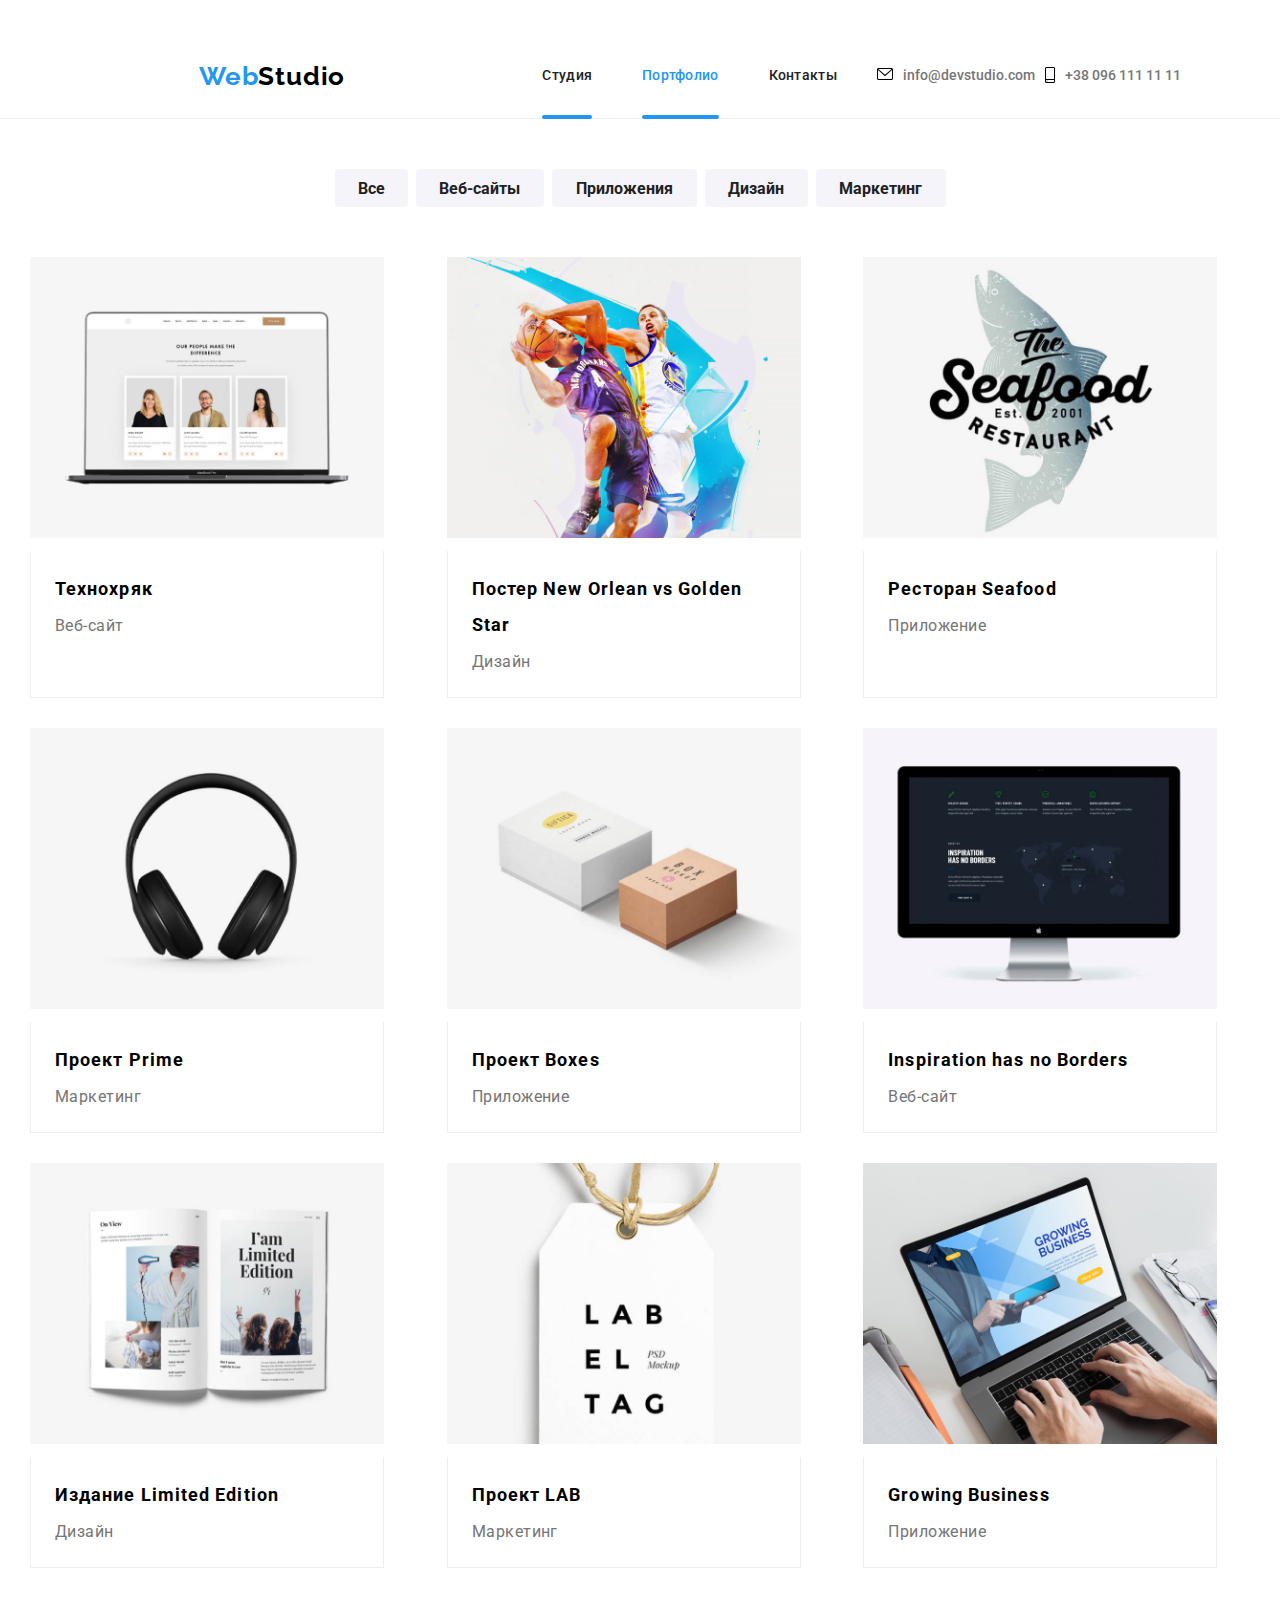
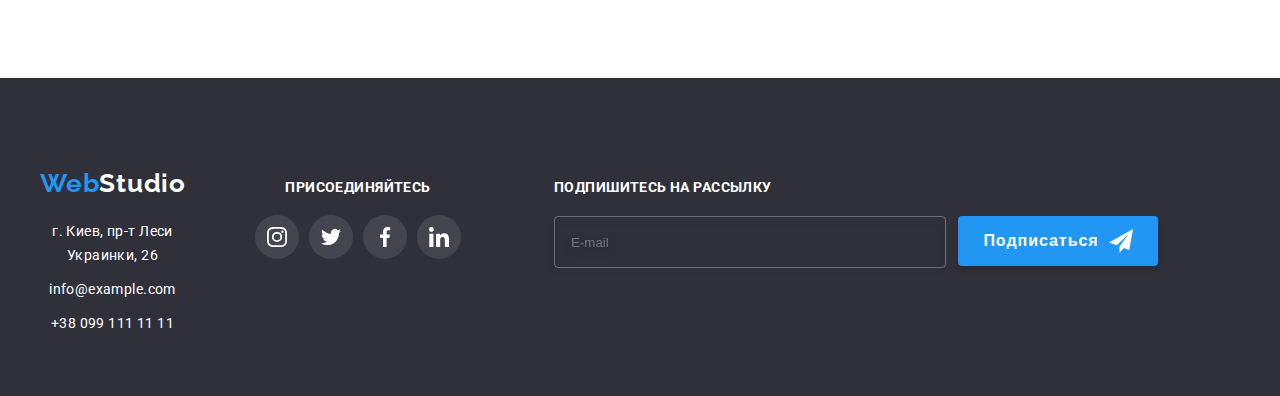
<file: portfolio.html>
<!DOCTYPE html>
<html lang="en">
  <head>
    <meta charset="UTF-8" />
    <meta http-equiv="X-UA-Compatible" content="IE=edge" />
    <meta name="viewport" content="width=device-width, initial-scale=1.0" />
    <title>Document</title>
    <link rel="stylesheet" href=".//css/main.min.css" />
        <link
      rel="stylesheet"
      href="https://fonts.googleapis.com/css2?family=Roboto:wght@100;300;400;500;700;900&display=swap"
      rel="stylesheet"
    />
    <link
      rel="stylesheet"
      href="https://fonts.googleapis.com/css2?family=Raleway:wght@100;200;300;400;500;600;700;800;900&display=swap"
    />
  </head>
 
  <body>
    
    <header class="portfolio-header">
      <!-- <div class="warning-first"> -->
        <div class="second-head_container">
          <div class="head_container">
          <a class="portfolio-logo" href="./index.html">
          <p class="portfolio-logo">
            <span class="f-logo">Web</span><span class="s-logo">Studio</span>
          </p>
        </a>
          <div class="menu">
            <button class="menu-button .is-open" type="button" aria-expanded="false" data-menu-button>
              <svg class="menu-svg">
                <use class="icon_menu"  href="./images/symbol-defs.svg#icon-menu_40px"></use>
                <use class="icon_cross" href="./images/symbol-defs.svg#icon-close_40px-1"></use>
              </svg>
            </button>
          </div>
          <!--  -->
          <div class="menu_container " data-menu>
            
            <ul class="menu_list">
              <li class="menu_studio-item">
                <a class="menu_studio-trade" href="./index.html">Студия</a>
              </li>
              <li class="menu_portfolio-item">
                <a class="menu_portfolio-trade" href="">Портфолио</a>
              </li>
              <li class="menu_kontakt-item">
                <a class="menu_kontakt-trade" href="">Контакты</a>
              </li>
              <li class="menu_mobile"><p class="menu_mail-link"> +38 096 111 11 11</p></li>
              <li class="menu_enveloper"><p class="menu_e-mail-link"> info@devstudio.com</p></li>
            </ul>
            <ul class="mail_link">
              <li class="link_item"><a class="menu_link" href=""><p>Instagram</p></a></li>
              <li class="link_item"><a class="menu_link"  href=""><p>Twitter</p></a></li>
              <li class="link_item"><a class="menu_link"  href=""><p>Facebook</p></a></li>
              <li><a class="linkedin_link" href=""><p>LinkedIn</p></a></li>
            </ul>
          </div>
        </div>
        <div class="media-header">
          <div class="navigation_container">
        <ul class="list">
          <li class="studio-item">
            <a class="studio-trade" href="./index.html">Студия</a>
          </li>
          <li class="portfolio-item">
            <a class="portfolio-trade" href="portfolio.html">Портфолио</a>
          </li>
          <li class="kontakt-item">
            <a class="kontakt-trade" href="">Контакты</a>
          </li>
        </ul>
    <div class="media-link">
        <ul class="kontakt-items">
          
       <li class="mail-item">
         <a class="mail-trade" href="">
         <span class="envelope-icon">
              <label for="mail"><svg
                class="svg-envelope"
                width="16"
                height="12"
                viewBox="0 0 16 12"
                
                xmlns="http://www.w3.org/2000/svg"
              >
                <path
                  d="M14.5 0H1.50001C0.672854 0 0 0.672853 0 1.50001V10.5C0 11.3271 0.672854 12 1.50001 12H14.5C15.3271 12 16 11.3271 16 10.5V1.50001C16 0.672853 15.3271 0 14.5 0ZM14.5 0.999994C14.5679 0.999994 14.6325 1.01409 14.6916 1.0387L8 6.83838L1.30833 1.0387C1.36742 1.01412 1.43204 0.999994 1.49998 0.999994H14.5ZM14.5 11H1.50001C1.22414 11 0.999996 10.7759 0.999996 10.5V2.09521L7.67236 7.87792C7.76661 7.95944 7.8833 7.99999 8 7.99999C8.1167 7.99999 8.23339 7.95948 8.32764 7.87792L15 2.09521V10.5C15 10.7759 14.7759 11 14.5 11Z"
                  
                />
              </svg>
            </span>
            
            <p class="mail-trade"> info@devstudio.com</p>
            </a>
          </li>
          </ul>
          <ul class="kontakt-items">
          
       <li class="mail-item">
         <a class="mail-trade" href="">
         <span class="envelope-icon">
              <label for="mail">
                <svg class="svg-envelope" width="10" height="16" viewBox="0 0 10 16" xmlns="http://www.w3.org/2000/svg">
<path d="M8.5 0H1.5C0.672848 0 0 0.672848 0 1.5V14.5C0 15.3272 0.672848 16 1.5 16H8.5C9.32715 16 10 15.3272 10 14.5V1.5C10 0.672848 9.32715 0 8.5 0ZM1.5 1H8.5C8.77588 1 9 1.22412 9 1.5V12H1V1.5C1 1.22412 1.22412 1 1.5 1ZM8.5 15H1.5C1.22412 15 1 14.7759 1 14.5V13H9V14.5C9 14.7759 8.77588 15 8.5 15Z" />
<path d="M2.35355 13.7389C2.54882 13.9213 2.54882 14.2169 2.35355 14.3992C2.15828 14.5816 1.84172 14.5816 1.64645 14.3992C1.45118 14.2169 1.45118 13.9213 1.64645 13.7389C1.84172 13.5566 2.15828 13.5566 2.35355 13.7389Z" />
</svg>
              </label>
              </svg>
            </span>
           
            <p class="mail-trade"> +38 096 111 11 11</p>
            </a>
          </li>
          </ul>
        </div>    
        </div>
        </div> 
      
        
      </div>
      </header> 
    <main class="main">
      <section class="portfolio-hero-section">
        <div class="button-items">
        <ul class="button_items" >
          <li class="first-button">
            <button class="btn">Все</button>
          </li>
          <li class="second_button">
            <button class="veb-btn">Веб-сайты</button>
          </li>
          <li class="third_button">
            <button class="app-btn">Приложения</button>
          </li>
        </ul>
        <ul class="second_button_items">
          <li class="fourth_button">
            <button class="dizain-btn">Дизайн</button>
          </li>
          <li class="fivthe_button">
            <button class="marketing-btn">Маркетинг</button>
          </li>
        </ul>
      </div>
      <span class="button_span">
      <ul class="button_items" >
        <li class="first-button">
          <button class="btn">Все</button>
        </li>
        <li class="second_button">
          <button class="veb-btn">Веб-сайты</button>
        </li>
        <li class="third_button">
          <button class="app-btn">Приложения</button>
        </li>
      </ul>
      <ul class="second_button_items">
        <li class="fourth_button">
          <button class="dizain-btn">Дизайн</button>
        </li>
        <li class="fivthe_button">
          <button class="marketing-btn">Маркетинг</button>
        </li>
      </ul>
    </span>

    
      </section>
      <section class="portfolio_section">
        
      <div class="media_card">
        <ul class="card-set">
          <li class="card-set__item">
            <span  class="card-set__link">
              <div class="product-thumb">
                <p class="product-text">
                  Ресурс предлагает комплексные<br>
               предложения с разным уровнем<br>
               функционала и сервисов. Все это<br>
               позволит посетителю получить<br>
               исчерпывающие сведения о<br>
               компании или частном лице.
                </p>
                <picture>
                  <source
                    srcset="
                      ./desctop-images/tehnokriak-desctop_img.jpg 1x,
                      ./desctop-images/tehnokriak-desctop_img@2x.jpg 2x
                    "
                    media="(min-width: 1200px)"
                  />
                  <source
                  srcset="
                    ./tablet-images/tehnokriak-tab_img.jpg 1x,
                    ./tablet-images/tehnokriak-tab_img@2x.jpg 2x
                  "
                    media="(min-width: 768px)"
                  />
                  <source
                  srcset="
                    ./phone-images/tehnokriak-img.jpg 1x,
                    ./phone-images/tehnokriak-img@2x.jpg 2x
                  "
                    media="(max-width: 480px)"
                  />
                  <img class="adaptive-images_portfolio"
                    src="./desctop-images/tehnokriak-desctop_img.jpg"
                    alt="фотография Ольги Репиной"
                    width=""
                  />
                </picture>
              </div>
              <div class="card-content">
                <h2 class="card-content__work">Технохряк</h2>
                <p class="card-content__type">Веб-сайт</p>
              </div>
            </span >
          </li>
          <li class="card-set__item">
            <span  class="card-set__link">
              <div class="product-thumb">
                <p class="product-text">
                  Ресурс предлагает комплексные<br>
               предложения с разным уровнем<br>
               функционала и сервисов. Все это<br>
               позволит посетителю получить<br>
               исчерпывающие сведения о<br>
               компании или частном лице.
                </p>
                <picture>
                  <source
                    srcset="
                      ./desctop-images/poster-desctop_img.jpg 1x,
                      ./desctop-images/poster-desctop_img.@2x.jpg 2x
                    "
                    media="(min-width: 1200px)"
                  />
                  <source
                  srcset="
                    ./tablet-images/poster-tab_img.jpg 1x,
                    ./tablet-images/poster-tab_img@2x.jpg 2x
                  "
                    media="(min-width: 768px)"
                  />
                  <source
                  srcset="
                    ./phone-images/poster-img.jpg 1x,
                    ./phone-images/poster-img@2x.jpg 2x
                  "
                    media="(max-width: 480px)"
                  />
                  <img class="adaptive-images_portfolio"
                    src="./desctop-images/poster-desctop_img.jpg"
                    alt="фотография Ольги Репиной"
                    width=""
                  />
                </picture>
               
              </div>
              <div class="card-content">
                <h2 class="card-content__work">
                  Постер New Orlean vs Golden Star
                </h2>
                <p class="card-content__type">Дизайн</p>
              </div>
            </span >
          </li>
          <li class="card-set__item">
            <span  class="card-set__link">
              <div class="product-thumb">
                <p class="product-text">
                  Ресурс предлагает комплексные<br>
               предложения с разным уровнем<br>
               функционала и сервисов. Все это<br>
               позволит посетителю получить<br>
               исчерпывающие сведения о<br>
               компании или частном лице.
                </p>
                <picture>
                  <source
                    srcset="
                      ./desctop-images/seafood-desctop_img.jpg 1x,
                      ./desctop-images/seafood-desctop_img@2x.jpg 2x
                    "
                    media="(min-width: 1200px)"
                  />
                  <source
                  srcset="
                    ./tablet-images/seafod-tab_img.jpg 1x,
                    ./tablet-images/seafod-tab_img@2x.jpg 2x
                  "
                    media="(min-width: 768px)"
                  />
                  <source
                  srcset="
                    ./phone-images/seafod-img.jpg 1x,
                    ./phone-images/seafod-img@2x.jpg 2x
                  "
                    media="(max-width: 480px)"
                  />
                  <img class="adaptive-images_portfolio"
                    src="./desctop-images/seafood-desctop_img.jpg"
                    alt=""
                    width=""
                  />
                </picture>
              </div>
              <div class="card-content">
                <h2 class="card-content__work">Ресторан Seafood</h2>
                <p class="card-content__type">Приложение</p>
              </div>
            </span >
          </li>
          <li class="card-set__item">
            <span  class="card-set__link">
              <div class="product-thumb">
                <p class="product-text">
                  Ресурс предлагает комплексные<br>
               предложения с разным уровнем<br>
               функционала и сервисов. Все это<br>
               позволит посетителю получить<br>
               исчерпывающие сведения о<br>
               компании или частном лице.
                </p>
                <picture>
                  <source
                    srcset="
                      ./desctop-images/prime-desctop_img.jpg 1x,
                      ./desctop-images/prime-desctop_img@2x.jpg 2x
                    "
                    media="(min-width: 1200px)"
                  />
                  <source
                  srcset="
                    ./tablet-images/prime-tab_img.jpg 1x,
                    ./tablet-images/prime-tab_img@2x.jpg 2x
                  "
                    media="(min-width: 768px)"
                  />
                  <source
                  srcset="
                    ./phone-images/prime-img.jpg 1x,
                    ./phone-images/prime-img@2x.jpg 2x
                  "
                    media="(max-width: 480px)"
                  />
                  <img class="adaptive-images_portfolio"
                    src="./desctop-images/prime-desctop_img.jpg"
                    alt="фотография Ольги Репиной"
                    width=""
                  />
                </picture>
              </div>
              <div class="card-content">
                <h2 class="card-content__work">Проект Prime</h2>
                <p class="card-content__type">Маркетинг</p>
              </div>
            </span >
          </li>
          <li class="card-set__item">
            <span  class="card-set__link">
              <div class="product-thumb">
                <p class="product-text">
                  Ресурс предлагает комплексные<br>
               предложения с разным уровнем<br>
               функционала и сервисов. Все это<br>
               позволит посетителю получить<br>
               исчерпывающие сведения о<br>
               компании или частном лице.
                </p>
                <picture>
                  <source
                    srcset="
                      ./desctop-images/boxes-desctop_img.jpg 1x,
                      ./desctop-images/boxes-desctop_img@2x.jpg 2x
                    "
                    media="(min-width: 1200px)"
                  />
                  <source
                  srcset="
                    ./tablet-images/boxes-tab_img.jpg 1x,
                    ./tablet-images/boxes-tab_img@2x.jpg 2x
                  "
                    media="(min-width: 768px)"
                  />
                  <source
                  srcset="
                    ./phone-images/boxes-img.jpg 1x,
                    ./phone-images/boxes-img@2x.jpg 2x
                  "
                    media="(max-width: 480px)"
                  />
                  <img class="adaptive-images_portfolio"
                    src="./desctop-images/boxes-desctop_img.jpg"
                    alt=""
                    width=""
                  />
                </picture>
              </div>
              <div class="card-content">
                <h2 class="card-content__work">Проект Boxes</h2>
                <p class="card-content__type">Приложение</p>
              </div>
            </span >
          </li>
          <li class="card-set__item">
            <span  class="card-set__link">
              <div class="product-thumb">
                <p class="product-text">
                  Ресурс предлагает комплексные<br>
               предложения с разным уровнем<br>
               функционала и сервисов. Все это<br>
               позволит посетителю получить<br>
               исчерпывающие сведения о<br>
               компании или частном лице.
                </p>
                <picture>
                  <source
                    srcset="
                      ./desctop-images/inspiration-desctop_img.jpg 1x,
                      ./desctop-images/inspiration-desctop_img@2x.jpg 2x
                    "
                    media="(min-width: 1200px)"
                  />
                  <source
                  srcset="
                    ./tablet-images/inspiration-tab_img.jpg 1x,
                    ./tablet-images/inspiration-tab_img@2x.jpg 2x
                  "
                    media="(min-width: 768px)"
                  />
                  <source
                  srcset="
                    ./phone-images/Inspiration-img.jpg 1x,
                    ./phone-images/Inspiration-img@2x.jpg 2x
                  "
                    media="(max-width: 480px)"
                  />
                  <img class="adaptive-images_portfolio"
                    src="./images/img.jpg"
                    alt="фотография Ольги Репиной"
                    width=""
                  />
                </picture>
              </div>
              <div class="card-content">
                <h2 class="card-content__work">Inspiration has no Borders</h2>
                <p class="card-content__type">Веб-сайт</p>
              </div>
            </span >
          </li>
          <li class="card-set__item">
            <span  class="card-set__link">
              <div class="product-thumb">
                <p class="product-text">
                  Ресурс предлагает комплексные<br>
               предложения с разным уровнем<br>
               функционала и сервисов. Все это<br>
               позволит посетителю получить<br>
               исчерпывающие сведения о<br>
               компании или частном лице.
                </p>
                <picture>
                  <source 
                  srcset="
                  ./desctop-images/limited-desctop_img.jpg 1x,
                  ./desctop-images/limited-desctop_img@2x.jpg 2x
                  "
    
                  media="(min-width: 1200px)"
                  />
    
                  <source 
                  srcset="
                  ./tablet-images/limited-tab_img.jpg 1x,
                  ./tablet-images/limited-tab_img@2x.jpg 2x
                  "
    
                  media="(min-width: 768px)"
                  />
    
                  <source 
                  srcset="
                  ./phone-images/Limited-img.jpg 1x,
                  ./phone-images/Limited-img@2x.jpg 2x
                  "
    
                  media="(max-width: 480px)"
                  />
                  
                  <img class="adaptive-images_portfolio"
                    src="./images/img.jpg"
                    alt="фотография Ольги Репиной"
                    width=""
                  />
                </picture>
              </div>
              <div class="card-content">
                <h2 class="card-content__work">Издание Limited Edition</h2>
                <p class="card-content__type">Дизайн</p>
              </div>
            </span >
          </li>
          
          <li class="card-set__item">
            <span class="card-set__link">
              <div class="product-thumb">
                <p class="product-text">
                  Ресурс предлагает комплексные<br>
               предложения с разным уровнем<br>
               функционала и сервисов. Все это<br>
               позволит посетителю получить<br>
               исчерпывающие сведения о<br>
               компании или частном лице.
                </p>
                <picture>
                  <source 
                  srcset="
                  ./desctop-images/LAB-desctop_img.jpg 1x,
                  ./desctop-images/LAB-desctop_img@2x.jpg 2x
                  "
    
                  media="(min-width: 1200px)"
                  />
    
                  <source 
                  srcset="
                  ./tablet-images/LAB-tab_img.jpg 1x,
                  ./tablet-images/LAB-tab_img@2x.jpg 2x
                  "
    
                  media="(min-width: 768px)"
                  />
    
                  <source 
                  srcset="
                  ./phone-images/LAB-img.jpg 1x,
                  ./phone-images/LAB-img@2x.jpg 2x
                  "
    
                  media="(max-width: 480px)"
                  />
                  
                  <img class="adaptive-images_portfolio"
                    src="./images/img.jpg"
                    alt="фотография Ольги Репиной"
                    width=""
                  />
                </picture>
              </div>
              <div class="card-content">
                <h2 class="card-content__work">Проект LAB</h2>
                <p class="card-content__type">Маркетинг</p>
              </div>
            </span >
          </li>
          <li class="card-set__item">
            <span  class="card-set__link">
              <div class="product-thumb">
                <p class="product-text">
                  Ресурс предлагает комплексные<br>
               предложения с разным уровнем<br>
               функционала и сервисов. Все это<br>
               позволит посетителю получить<br>
               исчерпывающие сведения о<br>
               компании или частном лице.
                </p>
                <picture>
                  <source 
                  srcset="
                  ./desctop-images/groving-desctop_img.jpg 1x,
                  ./desctop-images/groving-desctop_img@2x.jpg 2x
                  "
    
                  media="(min-width: 1200px)"
                  />
    
                  <source 
                  srcset="
                  ./tablet-images/Growing-tab_img.jpg 1x,
                  ./tablet-images/Growing-tab_img@2x.jpg 2x
                  "
    
                  media="(min-width: 768px)"
                  />
    
                  <source 
                  srcset="
                  ./phone-images/Growing-img.jpg 1x,
                  ./phone-images/Growing-img@2x.jpg 2x
                  "
    
                  media="(max-width: 480px)"
                  />
                  
                  <img class="adaptive-images_portfolio"
                    src="./images/img.jpg"
                    alt="фотография Ольги Репиной"
                    width=""
                  />
                </picture>
              </div>
              <div class="card-content">
                <h2 class="card-content__work">Growing Business</h2>
                <p class="card-content__type">Приложение</p>
              </div>
            </span >
          </li>
        </ul>
      </div>
    </div>
      </section>
    </main>
    <footer class="footer">
      <div class="container footer__container">
        <div class="footer__tab-container">
          <div>
            <p href="./index.html" class="logo logo--footer"
              ><span class="logo__web">Web</span><span class="foter_second-logo">Studio</span></p
            >
            <address class="address">
              <ul class="address__list">
                <li class="address__item">
                  <a
                    href="https://goo.gl/maps/xPfi8tbp2PGUQbh47"
                    target="_blank"
                    class="address__link"
                    >г. Киев, пр-т Леси Украинки, 26</a
                  >
                </li>
                <li class="address__item">
                  <a
                    href="mailto:info@example.com"
                    class="address__link address__link--email"
                    >info@example.com</a
                  >
                </li>
                <li class="address__item">
                  <a
                    href="tel:+380991111111"
                    class="address__link address__link--phone"
                    >+38 099 111 11 11</a
                  >
                </li>
              </ul>
            </address>
          </div>
          <div class="join">
            <h3 class="join__title">Присоединяйтесь</h3>
            <ul class="join__list">
              <li class="join__item">
                <a href="" class="join__link">
                  <svg class="join__icon"
                    width="20" height="20"  xmlns="http://www.w3.org/2000/svg"><g clip-path="url(#a)" ><path d="M19.98 5.88c-.046-1.063-.218-1.793-.464-2.426a4.88 4.88 0 0 0-1.157-1.774 4.922 4.922 0 0 0-1.77-1.153C15.952.281 15.226.11 14.163.063 13.093.012 12.753 0 10.037 0 7.322 0 6.982.012 5.915.059 4.853.105 4.122.277 3.49.523A4.88 4.88 0 0 0 1.715 1.68 4.924 4.924 0 0 0 .563 3.45C.316 4.087.145 4.813.098 5.876c-.051 1.07-.063 1.41-.063 4.126 0 2.715.012 3.055.059 4.122.047 1.063.219 1.793.465 2.426a4.932 4.932 0 0 0 1.156 1.774 4.92 4.92 0 0 0 1.77 1.152c.637.247 1.364.419 2.426.465 1.067.047 1.407.059 4.122.059 2.716 0 3.056-.012 4.122-.059 1.063-.046 1.793-.218 2.426-.464a5.116 5.116 0 0 0 2.927-2.927c.246-.637.418-1.364.465-2.426.047-1.067.058-1.407.058-4.122s-.004-3.055-.05-4.122Zm-1.8 8.166c-.044.977-.208 1.504-.344 1.856a3.318 3.318 0 0 1-1.9 1.898c-.35.137-.882.301-1.855.344-1.055.047-1.371.059-4.04.059-2.668 0-2.989-.012-4.04-.059-.977-.043-1.504-.207-1.856-.344a3.077 3.077 0 0 1-1.148-.746 3.11 3.11 0 0 1-.747-1.148c-.136-.352-.3-.883-.343-1.856-.047-1.055-.059-1.372-.059-4.04 0-2.669.012-2.99.059-4.04.043-.977.207-1.504.343-1.856A3.04 3.04 0 0 1 3 2.965a3.105 3.105 0 0 1 1.15-.746c.35-.137.882-.3 1.855-.344 1.055-.046 1.372-.058 4.04-.058 2.672 0 2.989.012 4.04.058.977.043 1.504.207 1.856.344.433.16.828.414 1.148.746.332.325.586.715.747 1.15.136.35.3.882.343 1.855.047 1.055.059 1.371.059 4.04 0 2.668-.012 2.98-.059 4.036Z"/><path d="M10.037 4.864A5.139 5.139 0 0 0 4.9 10.002a5.139 5.139 0 0 0 10.276 0 5.139 5.139 0 0 0-5.138-5.138Zm0 8.47a3.333 3.333 0 1 1 .001-6.666 3.333 3.333 0 0 1 0 6.667Zm6.541-8.673a1.2 1.2 0 1 1-2.4 0 1.2 1.2 0 0 1 2.4 0Z"/></g><defs><clipPath id="a"><path d="M0 0h20v20H0z"/></clipPath></defs>
                  </svg>
                </a>
              </li>
              <li class="join__item">
                <a href="" class="join__link">
                  <svg class="join__icon"
                  width="20" height="20"  xmlns="http://www.w3.org/2000/svg"><g clip-path="url(#a)"><path d="M20 3.799a8.549 8.549 0 0 1-2.363.647 4.077 4.077 0 0 0 1.804-2.266 8.192 8.192 0 0 1-2.6.992A4.099 4.099 0 0 0 9.75 5.976c0 .325.027.638.095.935-3.409-.166-6.425-1.8-8.451-4.288A4.128 4.128 0 0 0 .83 4.694c0 1.42.732 2.679 1.821 3.407A4.05 4.05 0 0 1 .8 7.597v.045a4.119 4.119 0 0 0 3.285 4.03 4.09 4.09 0 0 1-1.075.134c-.262 0-.527-.015-.776-.07.531 1.624 2.038 2.818 3.831 2.856a8.238 8.238 0 0 1-5.084 1.75A7.67 7.67 0 0 1 0 16.284a11.543 11.543 0 0 0 6.29 1.84c7.545 0 11.67-6.25 11.67-11.668 0-.18-.006-.356-.015-.53A8.179 8.179 0 0 0 20 3.8Z" /></g><defs><clipPath id="a"><path  d="M0 0h20v20H0z"/></clipPath></defs>
                  </svg>
                </a>
              </li>
              <li class="join__item">
                <a href="" class="join__link">
                  <svg class="join__icon"
                  width="20" height="20"  xmlns="http://www.w3.org/2000/svg"><g clip-path="url(#a)"><path d="M13.33 3.32h1.827V.14a23.576 23.576 0 0 0-2.66-.14C9.864 0 8.06 1.656 8.06 4.7v2.8H5.156v3.555H8.06V20h3.562v-8.944h2.787l.443-3.555h-3.231V5.05c0-1.027.277-1.73 1.709-1.73Z"/></g><defs><clipPath id="a"><path d="M0 0h20v20H0z"/></clipPath></defs>
                  </svg>
                </a>
              </li>
              <li class="join__item">
                <a href="" class="join__link">
                  <svg class="join__icon"
                  width="20" height="20"  xmlns="http://www.w3.org/2000/svg"><g clip-path="url(#a)" ><path d="M19.995 20H20v-7.336c0-3.588-.772-6.352-4.967-6.352-2.017 0-3.37 1.106-3.923 2.156h-.058V6.647H7.074v13.352h4.142v-6.611c0-1.741.33-3.425 2.486-3.425 2.124 0 2.156 1.987 2.156 3.536V20h4.137ZM.33 6.647h4.147V20H.33V6.647ZM2.402 0A2.402 2.402 0 0 0 0 2.402c0 1.325 1.076 2.424 2.402 2.424 1.325 0 2.401-1.098 2.401-2.424A2.403 2.403 0 0 0 2.402 0Z"/></g><defs><clipPath id="a"><path  d="M0 0h20v20H0z"/></clipPath></defs>
                    
                  </svg>
                </a>
              </li>
            </ul>
          </div>
        </div>
        <form class="subscribe">
          <b class="subscribe__title">Подпишитесь на рассылку</b>
          <div class="subscribe__flex-container">
            <input
              type="email"
              name="email"
              placeholder="E-mail"
              class="subscribe__input"
            />
            <button type="submit" class="subscribe__button">
              Подписаться<svg class="subscribe__icon"
               class="inp-svg" width="24" height="24" viewBox="0 0 24 24" fill="none" xmlns="http://www.w3.org/2000/svg">
                <path d="M24 0L0 13.5L7.66994 16.3407L19.5 5.25002L10.5017 17.3896L10.509 17.3923L10.5 17.3896V24.0001L14.8013 18.982L20.2501 21.0001L24 0Z" fill="white"/>
                </svg>
                
              </svg>
            </button>
          </div>
        </form>
      </div>
    </footer>
       <script src="js/menu.js"></script>
  </body>
</html>
</file>
<file: css/main.min.css>
.work-subjekt{margin-top:94px;font-family:"Roboto";font-style:normal;font-weight:700;font-size:36px;line-height:42px;text-align:center;margin-bottom:100px}.sl__link,.clients__link,.join__link,.subscribe__button{display:-webkit-box;display:-ms-flexbox;display:flex;-webkit-box-pack:center;-ms-flex-pack:center;justify-content:center;-webkit-box-align:center;-ms-flex-align:center;align-items:center}.container{width:100%;margin-left:auto;margin-right:auto;padding-left:15px;padding-right:15px}@media screen and (min-width: 480px){.container{max-width:480px}}@media screen and (min-width: 768px){.container{max-width:768px}}@media screen and (min-width: 1200px){.container{max-width:1200px}}.sl__link,.clients__link,.join__link,.subscribe__button{display:-webkit-box;display:-ms-flexbox;display:flex;-webkit-box-pack:center;-ms-flex-pack:center;justify-content:center;-webkit-box-align:center;-ms-flex-align:center;align-items:center}.logo{font-family:"Raleway";font-style:normal;font-weight:700;font-size:26px;line-height:31px;letter-spacing:0.03em;margin-left:100px;width:145px;height:31px;margin-top:30px}@media screen and (min-width: 769px){.logo{font-family:"Raleway";font-style:normal;font-weight:700;font-size:26px;line-height:31px;letter-spacing:0.03em;margin-left:0px;width:145px;height:31px}}@media screen and (max-width: 768px){.logo{margin-left:150px;margin-top:16px;margin-bottom:16px;font-style:normal;font-weight:700;font-size:24px;line-height:28px;letter-spacing:0.03em}}.f-logo{color:#2196f3;font-family:"Raleway";font-style:normal;font-weight:145px;font-size:26px;line-height:31px;letter-spacing:0.03em}.s-logo{color:#000;font-family:"Raleway";font-style:normal;font-weight:145px;font-size:26px;line-height:31px;letter-spacing:0.03em}.foot-logo{padding-top:75px;font-family:"Raleway";font-style:normal;font-weight:700;font-size:26px}@media screen and (min-width: 1200px){.foot-logo{margin-left:100px}}@media screen and (max-width: 768px){.foot-logo{text-align:center;margin-left:0px}}.f-footlogo{color:#2196f3}.s-footlogo{color:#fff}.mail-link{color:#757575;text-decoration:none;margin-right:0px;margin-left:10px;font-family:"Roboto";font-style:normal;font-weight:500;font-size:14px;line-height:16px;letter-spacing:0.02em;margin-right:20px}.mail-link{margin-left:10px}.mail-item :hover{color:#2196f3}.p-mail{margin-left:10px}.envenlope-icon{margin-right:10px}.envenlope-icon{margin-left:10px;vertical-align:middle}.kontakt-items_mail .mail-link:hover,.kontakt-items_telefone .mail-link:focus{color:#2196f3;fill:#2196f3;-webkit-transition:250ms;transition:250ms}.mail-link{display:-webkit-box;display:-ms-flexbox;display:flex}.envenlope-icon{margin-left:10px;vertical-align:middle}@media screen and (max-width: 1200px){.media-link{margin-top:30px;display:block}}.kontakt-items{display:block}@media screen and (min-width: 1200px){.media-link{margin-top:30px}}.list{font-family:"Roboto";font-style:normal;font-weight:500;font-size:14px;display:-webkit-box;display:-ms-flexbox;display:flex}@media screen and (min-width: 769px){.head-container{display:-webkit-box;display:-ms-flexbox;display:flex}}.studio-trade:visited{color:#2196f3}.portfolio-trade:visited{color:#2196f3}.studio-trade{color:#2196f3;position:relative}.portfolio-item :hover{color:#2196f3;-webkit-transition:all 250ms;transition:all 250ms}.kontakt-item :hover{color:#2196f3;-webkit-transition:250ms;transition:250ms}.studio-trade::after{position:absolute;top:48px;content:"";width:100%;height:4px;bottom:0px;left:0px;background-color:#2196f3;border-radius:2px}.portfolio-item{font-family:"Roboto";font-style:normal;font-weight:500}.kontakt-items{display:-webkit-box;display:-ms-flexbox;display:flex}.studio-trade{color:#212121;text-decoration:none}.portfolio-trade{color:#212121;text-decoration:none}.kontakt-trade{color:#212121;text-decoration:none}.telefone-icon{margin-right:10px}.kontakt-items .tel-trade:hover,.kontakt-items .tel-trade:focus{color:#2196f3;fill:#2196f3;-webkit-transition:250ms;transition:250ms}.tel-trade{display:-webkit-box;display:-ms-flexbox;display:flex}.mail-trade{display:-webkit-box;display:-ms-flexbox;display:flex;margin-left:10px}body{-webkit-box-sizing:border-box;box-sizing:border-box;margin-right:0px;max-width:1600px;margin-left:auto;margin-right:auto}@media screen and (max-width: 768px){body{max-width:480px}}ul{list-style:none}*{-webkit-padding-start:0px;padding-inline-start:0px;-webkit-padding-end:0px;padding-inline-end:0px;padding-right:0px;margin-left:0px;margin-top:0px;margin-bottom:0px}.header{width:100%;position:relative}@media screen and (max-width: 768px){.media-header{display:none}}@media screen and (min-width: 769px){.second-container{margin-top:0px;display:-webkit-box;display:-ms-flexbox;display:flex;-webkit-box-align:center;-ms-flex-align:center;align-items:center;-ms-flex-pack:distribute;justify-content:space-around}}@media screen and (max-width: 1200px){.second-container{display:-webkit-box;display:-ms-flexbox;display:flex;-webkit-box-align:center;-ms-flex-align:center;align-items:center;margin-top:30px;-ms-flex-pack:distribute;justify-content:space-around}.studio-item{margin-right:50px}.portfolio-item{margin-right:50px}.kontakt-item{margin-right:30px}.mail-item{margin-bottom:5px}}@media screen and (min-width: 1200px){.media-link{display:-webkit-box;display:-ms-flexbox;display:flex}}.studio-item{margin-right:50px}.portfolio-item{margin-right:50px}.kontakt-item{margin-right:30px}.contaner{display:-webkit-box;display:-ms-flexbox;display:flex}.kontakt-items{display:-webkit-box;display:-ms-flexbox;display:flex;-ms-flex-pack:distribute;justify-content:space-around}@media screen and (min-width: 769px){.second-head_container{display:-webkit-box;display:-ms-flexbox;display:flex;-webkit-box-align:center;-ms-flex-align:center;align-items:center;-ms-flex-pack:distribute;justify-content:space-around}.portfolio-logo{font-family:"Raleway";font-style:normal;font-weight:700;font-size:26px;line-height:31px;letter-spacing:0.03em;margin-left:100px;width:145px;height:31px;left:215px;top:24px;text-decoration:none}}@media screen and (max-width: 768px){.portfolio-logo{margin-left:15px;font-family:"Raleway";font-style:normal;font-weight:700;font-size:26px;line-height:31px;letter-spacing:0.03em;width:145px;height:31px;text-decoration:none}}.f-logo{text-decoration:none}.s-logo{text-decoration:none}.navigation_container{display:-webkit-box;display:-ms-flexbox;display:flex}.foot-portfolio-logo{text-decoration:none}.list-navigation{font-family:"Roboto";font-style:normal;font-weight:500;font-size:14px;display:-webkit-box;display:-ms-flexbox;display:flex}.list{display:-webkit-box;display:-ms-flexbox;display:flex}.portfolio-item{font-family:"Roboto";font-style:normal;font-weight:500}.portfolio-item :visited{color:#2196f3}.studio-item :hover{color:#2196f3;-webkit-transition:250ms;transition:250ms}.kontakt-item :hover{color:#2196f3;-webkit-transition:250ms;transition:250ms}.kontakt-items{display:-webkit-box;display:-ms-flexbox;display:flex}.mail-trade{color:#757575;text-decoration:none}.tel-trade{color:#757575;text-decoration:none}.envenlope-icon{margin-right:10px}.telefone-icon{margin-right:10px;margin-top:32px;margin-bottom:32px}@media screen and (max-width: 768px){.portfolio-header{padding-top:16px;padding-bottom:16px;border-bottom:1px solid #eeeeee;position:relative}}@media screen and (min-width: 1200px){.portfolio-header{padding-bottom:26px;padding-top:30px;border-bottom:1px solid #eeeeee;position:relative}}.warning-first{display:-webkit-box;display:-ms-flexbox;display:flex;margin-top:30px;-webkit-box-align:center;-ms-flex-align:center;align-items:center}.studio-trade{text-decoration:none;font-family:"Roboto";font-style:normal;font-weight:500;font-size:14px;line-height:16px;letter-spacing:0.02em;color:#212121}.portfolio-trade{text-decoration:none;font-family:"Roboto";font-style:normal;font-weight:500;font-size:14px;line-height:16px;letter-spacing:0.02em;color:#212121}.portfolio-trade{color:#2196f3;position:relative}.portfolio-trade::after{position:absolute;top:48px;content:"";width:100%;height:4px;bottom:0px;left:0px;background-color:#2196f3;border-radius:2px}.kontakt-trade{text-decoration:none;font-family:"Roboto";font-style:normal;font-weight:500;font-size:14px;line-height:16px;letter-spacing:0.02em;color:#212121}.f-logo{color:#2196f3;font-family:"Raleway";font-style:normal;font-weight:145px;font-size:26px;line-height:31px;letter-spacing:0.03em}.s-logo{color:#000000;font-family:"Raleway";font-style:normal;font-weight:145px;font-size:26px;line-height:31px;letter-spacing:0.03em}.contact-list{display:-webkit-box;display:-ms-flexbox;display:flex}.contact-list :not(:last-child){margin-right:50px}.contact-list .link{font-family:"Roboto";padding-bottom:32px;padding-top:31px;color:#757575;font-weight:500;font-size:14px;line-height:1.143;letter-spacing:0.02em;text-decoration:none}.contact-list .link:hover,.contact-list .link:focus{color:#2196f3;fill:#2196f3}.icon-envelope{width:16px;height:12px;margin-right:10px}.icon-smartphone{width:10px;height:16px;vertical-align:middle;margin-right:10px}.icon-envelope :hover,.icon-envelope :focus{fill:#2196f3}.icon-smartphone :hover,.icon-smartphone :focus{fill:#2196f3}ul{list-style:none}.head-items{font-family:"Roboto";font-style:normal;font-weight:500;font-size:14px;display:-webkit-box;display:-ms-flexbox;display:flex}.kontakt-items{font-family:"Roboto";font-style:normal;font-weight:500;font-size:14px}.list{margin-top:30px}.hero-section{height:600px;background-image:-webkit-gradient(linear, left top, right top, from(rgba(47,48,58,0.4)), to(rgba(47,48,58,0.4))),url(///desctop-images/desctop_hero-.jpg);background-image:linear-gradient(to right, rgba(47,48,58,0.4), rgba(47,48,58,0.4)),url(///desctop-images/desctop_hero-.jpg);margin-top:30px;background-repeat:no-repeat}.hero-warning{padding-top:200px;padding-bottom:200px;text-align:center}@media screen and (max-width: 768px){.hero-warning{padding-top:118px;padding-bottom:118px;text-align:center}}@media screen and (max-width: 768px){.hero-section{height:400px;max-width:480px;width:100%;background-image:-webkit-gradient(linear, left top, right top, from(rgba(47,48,58,0.4)), to(rgba(47,48,58,0.4))),url(///desctop-images/phone-hero.jpg);background-image:linear-gradient(to right, rgba(47,48,58,0.4), rgba(47,48,58,0.4)),url(///desctop-images/phone-hero.jpg);margin-top:0px;background-repeat:no-repeat}}.title{font-family:"Roboto";font-style:normal;font-weight:900;font-size:44px;line-height:60px;text-transform:uppercase;color:#fff;margin-bottom:30px}@media screen and (max-width: 768px){.title{font-family:"Roboto";font-style:normal;font-weight:900;font-size:26px;line-height:42px;text-align:center;letter-spacing:0.06em;text-transform:uppercase}}.button{font-family:"Roboto";font-style:normal;font-weight:700;font-size:16px;background:#2196f3;color:#fff;width:200px;height:50px;border:1px;border-radius:4px}.antena-background{display:-webkit-box;display:-ms-flexbox;display:flex;max-width:270px;width:100%;height:120px;background-color:#f5f4fa;-webkit-box-align:center;-ms-flex-align:center;align-items:center;-webkit-box-pack:center;-ms-flex-pack:center;justify-content:center;margin-left:90px;margin-bottom:30px;border-radius:4px;margin-top:94px}@media screen and (max-width: 768px){.antena-background{display:-webkit-box;display:-ms-flexbox;display:flex;max-width:450px;width:100%;height:120px;background-color:#f5f4fa;-webkit-box-align:center;-ms-flex-align:center;align-items:center;-webkit-box-pack:center;-ms-flex-pack:center;justify-content:center;margin-left:0px;margin-bottom:30px;border-radius:4px;margin-top:94px;width:100%;margin-left:0px;margin-top:0px;margin-right:0px}}.antena-icon{margin-top:1px;margin-left:10px}.clock-icon{margin-top:1px;margin-left:10px}.clock-background{display:-webkit-box;display:-ms-flexbox;display:flex;max-width:270px;width:100%;height:120px;background-color:#f5f4fa;-webkit-box-align:center;-ms-flex-align:center;align-items:center;-webkit-box-pack:center;-ms-flex-pack:center;justify-content:center;margin-bottom:30px;border-radius:4px;margin-top:94px}@media screen and (max-width: 768px){.clock-background{max-width:450px;width:100%;margin-left:0px;margin-right:0px}}.diagram-background{margin-left:30px;display:-webkit-box;display:-ms-flexbox;display:flex;max-width:270px;width:100%;height:120px;background-color:#f5f4fa;-webkit-box-align:center;-ms-flex-align:center;align-items:center;-webkit-box-pack:center;-ms-flex-pack:center;justify-content:center;margin-bottom:30px;border-radius:4px;margin-top:94px}@media screen and (max-width: 768px){.diagram-background{max-width:450px;width:100%;margin-left:0px;margin-right:0px}}.astronaut-background{display:-webkit-box;display:-ms-flexbox;display:flex;max-width:270px;width:100%;height:120px;background-color:#f5f4fa;-webkit-box-align:center;-ms-flex-align:center;align-items:center;-webkit-box-pack:center;-ms-flex-pack:center;justify-content:center;margin-bottom:30px;border-radius:4px;margin-right:90px;margin-top:94px}@media screen and (max-width: 768px){.astronaut-background{max-width:450px;width:100%;margin-left:0px;margin-right:0px}}.subjekt{font-family:"Roboto";font-style:normal;font-weight:700;font-size:14px;line-height:16px;letter-spacing:0.03em;text-transform:uppercase;color:#212121;margin-right:30px;margin-left:90px;margin-bottom:10px}@media screen and (max-width: 768px){.subjekt{margin-left:0px;margin-right:0px;text-align:center}}.tehnology-subjekt{font-family:"Roboto";font-style:normal;font-weight:700;font-size:14px;line-height:16px;letter-spacing:0.03em;text-transform:uppercase;color:#212121;margin-right:90px;margin-bottom:10px;margin-top:0px;margin-bottom:10px;margin-left:30px}@media screen and (max-width: 768px){.tehnology-subjekt{margin-left:0px;margin-right:0px;text-align:center}}.plan-subjekt{font-family:"Roboto";font-style:normal;font-weight:700;font-size:14px;line-height:16px;letter-spacing:0.03em;text-transform:uppercase;color:#212121;margin-right:30px;margin-bottom:10px;margin-top:0px;margin-bottom:10px;margin-left:30px}@media screen and (max-width: 768px){.plan-subjekt{margin-left:0px;margin-right:0px;text-align:center}}.punkt-subjekt{font-family:"Roboto";font-style:normal;font-weight:700;font-size:14px;line-height:16px;letter-spacing:0.03em;text-transform:uppercase;color:#212121;margin-right:30px;margin-bottom:10px;margin-top:0px;margin-bottom:10px;margin-left:30px}@media screen and (max-width: 768px){.punkt-subjekt{margin-left:0px;margin-right:0px;text-align:center}}.first-text{color:#757575;font-family:"Roboto";font-style:normal;font-weight:400;font-size:14px;line-height:24px;margin-right:30px;margin-left:90px;margin-top:10px;margin-bottom:94px}@media screen and (max-width: 768px){.first-text{margin-left:0px}}.second-text{color:#757575;font-family:"Roboto";font-style:normal;font-weight:400;font-size:14px;line-height:24px;margin-right:30px;margin-left:30px;margin-top:10px;margin-bottom:94px}@media screen and (max-width: 768px){.second-text{margin-left:0px}}.third-text{color:#757575;font-family:"Roboto";font-style:normal;font-weight:400;font-size:14px;line-height:24px;margin-right:30px;margin-left:30px;margin-top:10px;margin-bottom:94px}@media screen and (max-width: 768px){.third-text{margin-left:0px}}.fourth-text{color:#757575;font-family:"Roboto";font-style:normal;font-weight:400;font-size:14px;line-height:24px;margin-right:90px;margin-top:10px;margin-bottom:94px;margin-left:30px}@media screen and (max-width: 768px){.fourth-text{margin-left:0px}}.first-conteiner{text-align:center}.second-conteiner{text-align:center}.div-item{display:-webkit-box;display:-ms-flexbox;display:flex;margin-top:94px}.detal-items{margin-bottom:10px}.items{display:-webkit-box;display:-ms-flexbox;display:flex}.developer-items{display:-webkit-box;display:-ms-flexbox;display:flex}@media screen and (min-width: 769px){.div-item{display:block}.items{display:block}.developer-items{display:block}}.feauters-contaner{padding-left:15px;padding-right:15px;display:-webkit-box;display:-ms-flexbox;display:flex;-webkit-box-pack:baseline;-ms-flex-pack:baseline;justify-content:baseline}@media screen and (min-width: 769px){.first-tablet_feauter{display:-webkit-box;display:-ms-flexbox;display:flex;-ms-flex-pack:distribute;justify-content:space-around}.second-tablet_feauter{display:-webkit-box;display:-ms-flexbox;display:flex;-ms-flex-pack:distribute;justify-content:space-around}.tablet_feauter{display:block}.clock-background{max-width:354px;width:100%}.astronaut-background{margin-right:15px;width:100%;max-width:354px}.antena-background{margin-left:0px;width:100%;max-width:354px}.diagram-background{margin-left:0px;width:100%;max-width:354px}.plan-subjekt{margin-left:0px}.first-text{margin-left:0px}.third-text{margin-left:0px}.subjekt{margin-left:0px}.second-text{margin-right:0px}.fourth-text{margin-right:0px}}@media screen and (min-width: 1200px){.tablet_feauter{display:-webkit-box;display:-ms-flexbox;display:flex}}.adaptive-images{width:100%}.adaptive-images_portfolio{width:100%}.team{margin-top:30px;background-color:#f5f4fa}@media screen and (min-width: 768px){.team__list{display:-webkit-box;display:-ms-flexbox;display:flex;-ms-flex-wrap:wrap;flex-wrap:wrap;margin-left:-30px;margin-top:-30px}}.team__item{width:100%;background-color:#fff;text-align:center;border-radius:0px 0px 4px 4px;-webkit-box-shadow:0px 1px 3px rgba(0,0,0,0.12),0px 1px 1px rgba(0,0,0,0.14),0px 2px 1px rgba(0,0,0,0.2);box-shadow:0px 1px 3px rgba(0,0,0,0.12),0px 1px 1px rgba(0,0,0,0.14),0px 2px 1px rgba(0,0,0,0.2)}.team__item:not(:first-child){margin-top:30px}@media screen and (min-width: 768px){.team__item{-ms-flex-preferred-size:calc((100% - 60px) / 2);flex-basis:calc((100% - 60px) / 2);margin-left:30px;margin-top:30px}}@media screen and (min-width: 1200px){.team__item{-ms-flex-preferred-size:calc((100% - 120px) / 4);flex-basis:calc((100% - 120px) / 4)}}.team__title{margin-bottom:30px;font-weight:bold;font-size:28px;line-height:1.172;letter-spacing:0.03em;text-align:center}@media screen and (min-width: 1200px){.team__title{margin-bottom:50px;font-size:36px}}.team__content{padding:30px 32px}.team__name{font-weight:500;font-size:16px;line-height:1.188;letter-spacing:0.03em;margin-bottom:10px}.team__position{font-size:16px;line-height:1.188;letter-spacing:0.03em;color:#757575;margin-bottom:16px}.sl__list{display:-webkit-box;display:-ms-flexbox;display:flex;-webkit-box-pack:center;-ms-flex-pack:center;justify-content:center;fill:#afb1b8}.sl__item:not(:last-child){margin-right:10px}.sl__logo{width:20px;height:20px;fill:inherit}.sl__link{width:44px;height:44px;border-radius:50%;-webkit-transition-property:background-color, fill;transition-property:background-color, fill;-webkit-transition-duration:250ms;transition-duration:250ms;-webkit-transition-timing-function:cubic-bezier(0.4, 0, 0.2, 1);transition-timing-function:cubic-bezier(0.4, 0, 0.2, 1)}.sl__link:hover,.sl__link:focus{background-color:#2196f3;fill:#fff}picture{width:100%}@media screen and (max-width: 768px){.container{padding-left:0px;padding-right:0px}}.team__position{font-family:'Roboto';font-style:normal;font-weight:400;font-size:16px;line-height:19px}.team__name{font-family:'Roboto';font-style:normal;font-weight:500;font-size:16px}.team__title{font-family:'Roboto';font-style:normal;font-weight:700;font-size:36px;line-height:42px}.team{padding-top:94px;padding-bottom:94px}.portfolio_section{padding-left:15px;padding-right:15px;padding-bottom:60px}@media screen and (min-width: 768px){.adaptive-images_portfolio{width:100%;max-width:354px}.product-thumb{width:100%;max-width:354px}.card-set__link{width:100%;max-width:354px}}@media screen and (max-width: 768px){.portfolio_section{padding-top:50px}}@media screen and (max-width: 768px){.team{padding-right:15px;padding-left:15px}}.klient-title{margin-top:94px;text-align:center;margin-bottom:74px;font-family:"Roboto";font-style:normal;font-weight:700;font-size:36px;line-height:42px;letter-spacing:0.03em;color:#212121}.clients__list{display:-webkit-box;display:-ms-flexbox;display:flex;-ms-flex-wrap:wrap;flex-wrap:wrap;margin-top:-30px;margin-left:-30px;fill:#afb1b8}.clients__item{height:92px;width:100%;-ms-flex-preferred-size:calc((100% - 60px) / 2);flex-basis:calc((100% - 60px) / 2);margin-top:30px;margin-left:30px}@media screen and (min-width: 768px){.clients__item{-ms-flex-preferred-size:calc((100% - 90px) / 3);flex-basis:calc((100% - 90px) / 3)}}@media screen and (min-width: 1200px){.clients__item{-ms-flex-preferred-size:calc((100% - 180px) / 6);flex-basis:calc((100% - 180px) / 6)}}.clients__link{width:100%;height:100%;border:1px solid #afb1b8;border-radius:4px;-webkit-transition-property:border-color, fill;transition-property:border-color, fill;-webkit-transition-duration:250ms;transition-duration:250ms;-webkit-transition-timing-function:cubic-bezier(0.4, 0, 0.2, 1);transition-timing-function:cubic-bezier(0.4, 0, 0.2, 1)}.clients__link:hover,.clients__link:focus{border-color:#2196f3;fill:#2196f3}.clients__logo{fill:inherit}.clients__logo--logo1{width:41px;height:46.7px}.clients__logo--logo2{width:40px;height:52px}.clients__logo--logo3{width:43.46px;height:41.18px}.clients__logo--logo4{width:84.44px;height:40.62px}.clients__logo--logo5{width:62.54px;height:45.43px}.clients__logo--logo6{width:93.79px;height:43.93px}.clients{margin-bottom:94px;margin-left:30px;margin-right:30px}.si-klient:hover{fill:#2196f3;border-color:#2196f3;-webkit-transition:250ms;transition:250ms}.fi-klient:hover{fill:#2196f3;border-color:#2196f3;-webkit-transition:250ms;transition:250ms}.fo-klient:hover{fill:#2196f3;border-color:#2196f3;-webkit-transition:250ms;transition:250ms}.t-klient:hover{fill:#2196f3;border-color:#2196f3;-webkit-transition:250ms;transition:250ms}.s-klient:hover{fill:#2196f3;border-color:#2196f3;-webkit-transition:250ms;transition:250ms}.f-klient:hover{fill:#2196f3;border-color:#2196f3;-webkit-transition:250ms;transition:250ms}.footer{background-color:#2F303A;padding-top:60px;padding-bottom:60px}.logo--footer{font-size:24px;line-height:1.167}@media screen and (min-width: 1200px){.logo--footer{font-size:26px;line-height:1.192}}.footer__tab-container{text-align:center;margin-bottom:60px}@media screen and (min-width: 768px){.footer__tab-container{display:-webkit-box;display:-ms-flexbox;display:flex;-ms-flex-pack:distribute;justify-content:space-around;-webkit-box-align:baseline;-ms-flex-align:baseline;align-items:baseline}}@media screen and (min-width: 1200px){.footer__tab-container{-webkit-box-pack:start;-ms-flex-pack:start;justify-content:flex-start;margin-bottom:0}}.address{margin-top:20px;font-weight:400;font-size:14px;line-height:1.714;letter-spacing:0.03em;color:#fff}.address__item:not(:last-child){margin-bottom:8px}@media screen and (min-width: 1200px){.address__item:not(:last-child){margin-bottom:9px}}.address__link{display:inline-block}.address__link--email,.address__link--phone{font-weight:400;font-size:14px;line-height:1.714;letter-spacing:0.03em;color:rgba(255,255,255,0.6)}@media screen and (min-width: 1200px){.footer__container{display:-webkit-box;display:-ms-flexbox;display:flex;-webkit-box-pack:justify;-ms-flex-pack:justify;justify-content:space-between;-webkit-box-align:baseline;-ms-flex-align:baseline;align-items:baseline}}.logo logo--footer{font-family:'Raleway';font-style:normal;font-weight:700;font-size:24px;line-height:28px;text-align:center;letter-spacing:0.03em}.logo__web{color:#2196F3}.foter_second-logo{color:#FFFF}.address__link{font-family:'Roboto';font-style:normal;font-weight:400;font-size:14px;line-height:24px;letter-spacing:0.03em;color:#FFFFFF;text-decoration:none}.join__title{font-family:'Roboto';font-style:normal;font-weight:700;font-size:14px;line-height:16px;letter-spacing:0.03em;text-transform:uppercase}.subscribe__title{font-family:'Roboto';font-style:normal;font-weight:700;font-size:14px;line-height:16px;letter-spacing:0.03em;text-transform:uppercase}.join{margin-top:60px}@media screen and (min-width: 768px){.join{margin-top:0}}@media screen and (min-width: 1200px){.join{margin-left:70px}}.join__title{font-weight:bold;font-size:14px;line-height:16px;letter-spacing:1.143;text-transform:uppercase;color:#fff}.join__list{display:-webkit-box;display:-ms-flexbox;display:flex;-webkit-box-pack:center;-ms-flex-pack:center;justify-content:center;fill:#fff;margin-top:20px}.join__item:not(:last-child){margin-right:10px}.join__icon{width:20px;height:20px;fill:inherit}.join__link{width:44px;height:44px;background-color:rgba(255,255,255,0.1);border-radius:50%;-webkit-transition-property:background-color;transition-property:background-color;-webkit-transition-duration:250ms;transition-duration:250ms;-webkit-transition-timing-function:cubic-bezier(0.4, 0, 0.2, 1);transition-timing-function:cubic-bezier(0.4, 0, 0.2, 1)}.join__link:hover,.join__link:focus{background-color:#2196f3}.subscribe{width:100%;text-align:center}@media screen and (min-width: 1200px){.subscribe{margin-left:93px;text-align:left}}.subscribe__title{font-weight:bold;font-size:14px;line-height:1.143;letter-spacing:0.03em;text-transform:uppercase;color:#fff}.subscribe__flex-container{margin-top:20px}@media screen and (min-width: 1200px){.subscribe__flex-container{display:-webkit-box;display:-ms-flexbox;display:flex}}.subscribe__input{cursor:text;width:80%;height:20px;padding:15px 16px;color:#fff;background-color:transparent;border:1px solid rgba(255,255,255,0.3);-webkit-filter:drop-shadow(0px 4px 4px rgba(0,0,0,0.15));filter:drop-shadow(0px 4px 4px rgba(0,0,0,0.15));border-radius:4px}@media screen and (min-width: 768px){.subscribe__input{width:450px}}@media screen and (min-width: 1200px){.subscribe__input{width:358px;margin-right:12px}}.subscribe__button{margin-right:auto;margin-left:auto;margin-top:20px;width:200px;height:50px;background-color:#2196f3;font-weight:bold;font-size:16px;line-height:30px;letter-spacing:0.06em;color:#fff;border:0px;-webkit-box-shadow:0px 4px 4px rgba(0,0,0,0.15);box-shadow:0px 4px 4px rgba(0,0,0,0.15);border-radius:4px;cursor:pointer}@media screen and (min-width: 1200px){.subscribe__button{margin-top:0;margin-right:0;margin-left:0}}.subscribe__icon{width:24px;height:24px;fill:#fff;margin-left:10px}@media screen and (max-width: 768px){.subscribe__input{margin-left:15px;margin-right:15px}}.foot-button{font-family:"Roboto";font-style:normal;font-weight:700;font-size:16px;background:#2196f3;color:#ffffff;width:200px;height:50px;border:1px;border-radius:4px;-webkit-box-shadow:0px 4px 4px rgba(0,0,0,0.15);box-shadow:0px 4px 4px rgba(0,0,0,0.15);padding-right:40px;vertical-align:middle;margin-left:12px;margin-bottom:3px;position:relative;padding-left:20px}@media screen and (max-width: 768px){.foot-button{margin-top:20px;display:block;margin-left:auto;margin-right:auto;padding-left:20px}}.inp-svg{margin-left:10px;vertical-align:middle}.button-items{font-family:"Roboto";font-style:normal;font-weight:500;font-size:16px;display:-webkit-box;display:-ms-flexbox;display:flex;-webkit-box-pack:center;-ms-flex-pack:center;justify-content:center;margin-top:50px;margin-bottom:50px}.btn{font-family:"Roboto";font-style:normal;font-weight:700;font-size:16px;background:#f5f4fa;color:#212121;width:73px;height:38px;border:1px;border-radius:4px;margin-right:8px}.btn:hover{background-color:#2196f3;-webkit-box-shadow:0px 3px 1px rgba(0,0,0,0.1),0px 1px 2px rgba(0,0,0,0.08),0px 2px 2px rgba(0,0,0,0.12);box-shadow:0px 3px 1px rgba(0,0,0,0.1),0px 1px 2px rgba(0,0,0,0.08),0px 2px 2px rgba(0,0,0,0.12);color:#ffffff;-webkit-transition:250ms;transition:250ms}.veb-btn{font-family:"Roboto";font-style:normal;font-weight:700;font-size:16px;background:#f5f4fa;color:#212121;width:128px;height:38px;border:1px;border-radius:4px;margin-right:8px}.veb-btn:hover{background-color:#2196f3;-webkit-box-shadow:0px 3px 1px rgba(0,0,0,0.1),0px 1px 2px rgba(0,0,0,0.08),0px 2px 2px rgba(0,0,0,0.12);box-shadow:0px 3px 1px rgba(0,0,0,0.1),0px 1px 2px rgba(0,0,0,0.08),0px 2px 2px rgba(0,0,0,0.12);color:#ffffff;-webkit-transition:250ms;transition:250ms}.app-btn{font-family:"Roboto";font-style:normal;font-weight:700;font-size:16px;background:#f5f4fa;color:#212121;width:145px;height:38px;border:1px;border-radius:4px;margin-right:8px}.app-btn:hover{background-color:#2196f3;-webkit-box-shadow:0px 3px 1px rgba(0,0,0,0.1),0px 1px 2px rgba(0,0,0,0.08),0px 2px 2px #0000001f;box-shadow:0px 3px 1px rgba(0,0,0,0.1),0px 1px 2px rgba(0,0,0,0.08),0px 2px 2px #0000001f;color:#ffffff;-webkit-transition:250ms;transition:250ms}.dizain-btn{font-family:"Roboto";font-style:normal;font-weight:700;font-size:16px;background:#f5f4fa;color:#212121;width:103px;height:38px;border:1px;border-radius:4px;margin-right:8px}.dizain-btn:hover{background-color:#2196f3;-webkit-box-shadow:0px 3px 1px rgba(0,0,0,0.1),0px 1px 2px rgba(0,0,0,0.08),0px 2px 2px rgba(0,0,0,0.12);box-shadow:0px 3px 1px rgba(0,0,0,0.1),0px 1px 2px rgba(0,0,0,0.08),0px 2px 2px rgba(0,0,0,0.12);color:#ffffff;-webkit-transition:250ms;transition:250ms}.marketing-btn{font-family:"Roboto";font-style:normal;font-weight:700;font-size:16px;background:#f5f4fa;color:#212121;width:130px;height:38px;border:1px;border-radius:4px}.marketing-btn:hover{background-color:#2196f3;-webkit-box-shadow:0px 3px 1px rgba(0,0,0,0.1),0px 1px 2px rgba(0,0,0,0.08),0px 2px 2px rgba(0,0,0,0.12);box-shadow:0px 3px 1px rgba(0,0,0,0.1),0px 1px 2px rgba(0,0,0,0.08),0px 2px 2px rgba(0,0,0,0.12);color:#ffffff;-webkit-transition:250ms;transition:250ms}@media screen and (max-width: 768px){.button_items{display:-webkit-box;display:-ms-flexbox;display:flex;margin-left:15px;margin-top:60px}.second_button_items{display:-webkit-box;display:-ms-flexbox;display:flex;margin-left:15px;margin-top:15px;margin-bottom:40px}.btn{width:100%;padding-left:9px;padding-right:9px}.veb-btn{width:100%;padding-left:8px;padding-right:8px}.app-btn{width:100%;padding-left:8px;padding-right:8px}.dizain-btn{width:100%;padding-left:8px;padding-right:8px}.marketing-btn{width:100%;padding-left:8px;padding-right:8px}.first-button,.second_button,.fourth_button{margin-right:8px}}@media screen and (min-width: 1200px){.button_items{display:-webkit-box;display:-ms-flexbox;display:flex}.second_button_items{display:-webkit-box;display:-ms-flexbox;display:flex}.contaner{display:-webkit-box;display:-ms-flexbox;display:flex}.button_span{display:none}}@media screen and (max-width: 768px){.button-items{display:none}}@media screen and (max-width: 1200px){.button_span{display:none}.button_items{display:-webkit-box;display:-ms-flexbox;display:flex}.second_button_items{display:-webkit-box;display:-ms-flexbox;display:flex}}.backdrop{position:fixed;top:0;left:0;width:100vw;height:100vh;background-color:rgba(0,0,0,0.2);opacity:1;-webkit-transition:opacity 250ms cubic-bezier(0.4, 0, 0.2, 1);transition:opacity 250ms cubic-bezier(0.4, 0, 0.2, 1)}.backdrop.is-hidden{opacity:0;pointer-events:none}.backdrop.is-hidden .modal{-webkit-transform:translate(-50%, -50%) scale(1.2);transform:translate(-50%, -50%) scale(1.2)}.modal{position:absolute;top:50%;left:50%;min-height:581px;min-width:528px;background-color:#fff;-webkit-transform:translate(-50%, -50%) scale(1);transform:translate(-50%, -50%) scale(1);-webkit-transition:-webkit-transform 250ms linear;transition:-webkit-transform 250ms linear;transition:transform 250ms linear;transition:transform 250ms linear, -webkit-transform 250ms linear;border-radius:3px}@media screen and (max-width: 768px){.modal{min-width:70%;padding-left:40px;padding-right:40px}.backdrop.backdrop.is-hidden{padding-left:15px;padding-right:15px}}.modal-close{position:absolute;top:8px;right:8px;width:30px;height:30px;cursor:pointer;border-radius:50%;border:1px solid rgba(0,0,0,0.1);background-color:#fff}.modal-close :focus,.modal-close :hover{fill:#2196f3;-webkit-transition:250ms;transition:250ms}.close-image{width:11px;height:11px;vertical-align:middle}.policy-text{opacity:0}.modal-text{font-family:"Roboto";font-style:normal;font-weight:700;font-size:20px;line-height:23px;text-align:center;letter-spacing:0.03em;text-align:center;color:#212121;margin-top:40px}.f-input{margin-top:5px;height:40px;outline:none;border:1px solid rgba(33,33,33,0.2);border-radius:4px;margin-bottom:10px}@media screen and (min-width: 768px){.first-label{font-family:"Roboto";font-style:normal;font-weight:400;font-size:12px;line-height:14px;letter-spacing:0.01em;color:#757575;margin-left:34px}.f-input{width:404px;display:block;margin-left:auto;margin-right:auto;padding-left:55px}.s-input{width:448px;display:block;margin-left:auto;margin-right:auto;padding-left:15px}.f-form{position:relative}.f-modal-svg{position:absolute;top:13px;left:55px;vertical-align:middle;-webkit-transition-property:fill;transition-property:fill}.s-modal-svg{position:absolute;top:16px;left:55px;vertical-align:middle}.t-modal-svg{position:absolute;top:13px;left:55px;vertical-align:middle}}@media screen and (max-width: 768px){.first-label{margin-left:0px;font-family:"Roboto";font-style:normal;font-weight:400;font-size:12px;line-height:14px;letter-spacing:0.01em;color:#757575}.f-input{width:85%;padding-left:40px}.f-form{width:100%}.s-input{width:93%;padding-left:15px}.f-modal-svg{position:absolute;top:17px;left:20px;vertical-align:middle;-webkit-transition-property:fill;transition-property:fill}.s-modal-svg{position:absolute;top:19px;left:20px;vertical-align:middle}.t-modal-svg{position:absolute;top:17px;left:20px;vertical-align:middle}}.f-input:focus{-webkit-transition:250ms;transition:250ms;border-color:#2196f3;fill:#2196f3}.f-input:focus+.svg-lable{fill:#2196f3;color:#2196f3;-webkit-transition:250ms;transition:250ms}.f-modal-svg :focus{fill:#2196f3}.s-input{outline:none;border:1px solid rgba(33,33,33,0.2);border-radius:4px;margin-top:5px;margin-bottom:10px;font-family:"Roboto";font-style:normal;font-weight:400;font-size:14px;line-height:14px;letter-spacing:0.01em;color:#757575}.s-input{padding-top:16px;padding-bottom:90px}.s-input:focus{-webkit-transition:250ms;transition:250ms;border-color:#2196f3;fill:#2196f3}.form-input{margin-left:40px}.f-form{position:relative}.modal-form__policy{margin-top:20px}.modal-form__policy-box{display:inline-block;width:16px;height:15px;border:2px solid #000000;border-radius:2px;margin-right:7px;margin-bottom:-3px;-webkit-transition-property:background-color, border-color;transition-property:background-color, border-color;-webkit-transition-duration:250ms;transition-duration:250ms;-webkit-transition-timing-function:cubic-bezier(0.4, 0, 0.2, 1);transition-timing-function:cubic-bezier(0.4, 0, 0.2, 1)}.modal-form__checkbox:checked+.modal-form__policy-box{background-color:#2196f3;background-image:url(/images/Vector.svg);background-size:contain;background-origin:border-box;border-color:#2196f3}.modal-form__checkbox:focus+.modal-form__policy-box{border-color:#2196f3}.modal-form__policy-text{display:inline;color:#757575;font-weight:normal;font-size:12px;line-height:1.667;letter-spacing:0.03em}@media screen and (min-width: 768px){.modal-form__policy-text{font-size:14px;line-height:1.715}}.modal-form__policy-link{display:inline;-webkit-text-decoration-line:underline;text-decoration-line:underline;color:#2196f3}.modal-form__checkbox{opacity:0}.modal-form__policy-link{font-family:'Roboto';font-style:normal;font-weight:400;font-size:12px;line-height:14px}.modal-checkbox__text{font-family:'Roboto';font-style:normal;font-weight:400;font-size:12px;line-height:14px}.modal-form__policy-text{font-family:'Roboto';font-style:normal;font-weight:400;font-size:12px;line-height:14px}.modal-btn{margin-top:30px;display:block;margin-left:auto;margin-right:auto;margin-bottom:35px;color:#fff;background-color:#2196f3;-webkit-box-shadow:0px 4px 4px rgba(0,0,0,0.15);box-shadow:0px 4px 4px rgba(0,0,0,0.15);width:200px;height:50px;font-family:"Roboto";font-style:normal;font-weight:700;font-size:16px;line-height:30px;border:none;letter-spacing:0.06em;border-radius:4px}.work-items{text-align:center;display:-webkit-box;display:-ms-flexbox;display:flex;-ms-flex-pack:distribute;justify-content:space-around}@media screen and (max-width: 1200px){.work-items{display:none}.work-subjekt{display:none}}.doing-thumb{width:370px;height:70px;background-color:#2f303a;position:absolute;top:155px;opacity:0.8;-webkit-transition:250ms;transition:250ms;overflow:hidden;-webkit-transform:translateY(100%);transform:translateY(100%)}.p-thumb{font-family:"Roboto";font-style:normal;font-weight:700;font-size:14px;line-height:16px;text-align:center;letter-spacing:0.03em;text-transform:uppercase;opacity:1;color:#fff;padding-top:27px}.doing{position:relative}.work-items{position:relative}@media screen and (min-width: 768px){.card-set{display:-webkit-box;display:-ms-flexbox;display:flex;-ms-flex-wrap:wrap;flex-wrap:wrap;margin-left:-30px;margin-top:-30px}}.card-set__item{width:100%}.card-set__item:not(:first-child){margin-top:30px}@media screen and (min-width: 768px){.card-set__item{-ms-flex-preferred-size:calc((100% - 60px) / 2);flex-basis:calc((100% - 60px) / 2);margin-left:30px;margin-top:30px}}@media screen and (min-width: 1200px){.card-set__item{-ms-flex-preferred-size:calc((100% - 90px) / 3);flex-basis:calc((100% - 90px) / 3)}}.card-content__work{margin-bottom:4px;font-weight:700;font-size:18px;line-height:2;letter-spacing:0.06em}.card-content__type{font-weight:400;font-size:16px;line-height:1.875;letter-spacing:0.03em;color:#757575}.card-content{padding:20px 24px 20px 24px;background-color:#fff;border-right:1px solid #eeeeee;border-bottom:1px solid #eeeeee;border-left:1px solid #eeeeee;-webkit-box-flex:1;-ms-flex-positive:1;flex-grow:1}@media screen and (min-width: 1200px){.card-set__link{width:370px}.media_card{padding-left:15px;padding-right:15px;padding-bottom:50px}}@media screen and (max-width: 480px){.card-set__link{width:100%}.media_card{padding-left:15px;padding-right:15px;padding-bottom:30px}}.card-set__link{-webkit-transition-property:-webkit-box-shadow;transition-property:-webkit-box-shadow;transition-property:box-shadow;transition-property:box-shadow, -webkit-box-shadow;-webkit-transition-duration:250ms;transition-duration:250ms;-webkit-transition-timing-function:cubic-bezier(0.4, 0, 0.2, 1);transition-timing-function:cubic-bezier(0.4, 0, 0.2, 1);display:-webkit-box;display:-ms-flexbox;display:flex;-webkit-box-orient:vertical;-webkit-box-direction:normal;-ms-flex-direction:column;flex-direction:column;height:100%}.card-set__link:hover,.card-set__link:focus{-webkit-box-shadow:0px 1px 1px rgba(0,0,0,0.12),0px 4px 4px rgba(0,0,0,0.06),1px 4px 6px rgba(0,0,0,0.16);box-shadow:0px 1px 1px rgba(0,0,0,0.12),0px 4px 4px rgba(0,0,0,0.06),1px 4px 6px rgba(0,0,0,0.16)}.product-thumb{position:relative;overflow:hidden}@media screen and (min-width: 768px){.product-thumb{height:294px}}.product-text{font-family:'Roboto';font-style:normal;font-weight:400;font-size:18px;line-height:28px;letter-spacing:0.03em;position:absolute;-webkit-transform:translateY(100%);transform:translateY(100%);-webkit-transition:-webkit-transform 250ms cubic-bezier(0.4, 0, 0.2, 1);transition:-webkit-transform 250ms cubic-bezier(0.4, 0, 0.2, 1);transition:transform 250ms cubic-bezier(0.4, 0, 0.2, 1);transition:transform 250ms cubic-bezier(0.4, 0, 0.2, 1), -webkit-transform 250ms cubic-bezier(0.4, 0, 0.2, 1);top:0;left:0;overflow:auto;width:100%;height:100%;padding:63px 24px;font-size:18px;line-height:1.556;letter-spacing:0.03em;color:#fff;background-color:rgba(33,150,243,0.9);opacity:1}.card-set__link:hover .product-text,.card-set__link:focus .product-text{opacity:1;-webkit-transform:translateY(0);transform:translateY(0)}@media screen and (max-width: 768px){.product-text{font-family:'Roboto';font-style:normal;font-weight:400;font-size:18px;line-height:28px;letter-spacing:0.03em;position:absolute;-webkit-transform:translateY(100%);transform:translateY(100%);-webkit-transition:-webkit-transform 250ms cubic-bezier(0.4, 0, 0.2, 1);transition:-webkit-transform 250ms cubic-bezier(0.4, 0, 0.2, 1);transition:transform 250ms cubic-bezier(0.4, 0, 0.2, 1);transition:transform 250ms cubic-bezier(0.4, 0, 0.2, 1), -webkit-transform 250ms cubic-bezier(0.4, 0, 0.2, 1);top:0;left:0;overflow:auto;width:100%;height:100%;padding:10px 10px;font-size:18px;line-height:1.556;letter-spacing:0.03em;color:#fff;background-color:rgba(33,150,243,0.9);opacity:1}.card-set__link:hover .product-text,.card-set__link:focus .product-text{opacity:1;-webkit-transform:translateY(0);transform:translateY(0)}}.portfolio__filters{display:-webkit-box;display:-ms-flexbox;display:flex;-ms-flex-wrap:wrap;flex-wrap:wrap;-webkit-box-pack:start;-ms-flex-pack:start;justify-content:start;margin-bottom:40px;margin-top:-15px}@media screen and (min-width: 768px){.portfolio__filters{-webkit-box-pack:center;-ms-flex-pack:center;justify-content:center;margin-bottom:30px;margin-top:0}}@media screen and (min-width: 1200px){.portfolio__filters{margin-bottom:50px}}.portfolio__item{margin-top:15px}.portfolio__item:not(:last-child){margin-right:8px}@media screen and (min-width: 768px){.portfolio__item{margin-top:0}}.portfolio__button{padding:6px 22px 6px 22px;border-radius:4px;font-family:inherit;font-weight:500;font-size:16px;line-height:1.625;text-align:center;letter-spacing:0.03em;border:none;color:inherit;background-color:#f5f4fa;cursor:pointer;-webkit-transition-property:color, background-color, -webkit-box-shadow;transition-property:color, background-color, -webkit-box-shadow;transition-property:color, background-color, box-shadow;transition-property:color, background-color, box-shadow, -webkit-box-shadow;-webkit-transition-duration:250ms;transition-duration:250ms;-webkit-transition-timing-function:cubic-bezier(0.4, 0, 0.2, 1);transition-timing-function:cubic-bezier(0.4, 0, 0.2, 1)}.portfolio__button:hover,.portfolio__button:focus{color:#fff;background-color:#2196f3;-webkit-box-shadow:0px 3px 1px rgba(0,0,0,0.1),0px 1px 2px rgba(0,0,0,0.08),0px 2px 2px rgba(0,0,0,0.12);box-shadow:0px 3px 1px rgba(0,0,0,0.1),0px 1px 2px rgba(0,0,0,0.08),0px 2px 2px rgba(0,0,0,0.12)}.card-content__work{font-family:'Roboto';font-style:normal;font-weight:700;font-size:18px;line-height:36px}.card-content__type{font-family:'Roboto';font-style:normal;font-weight:400;font-size:16px;line-height:30px}.menu-button{display:-webkit-inline-box;display:-ms-inline-flexbox;display:inline-flex;margin:0;padding:0;border:none;background-color:transparent}@media screen and (max-width: 768px){.head_container{display:-webkit-box;display:-ms-flexbox;display:flex;-webkit-box-align:center;-ms-flex-align:center;align-items:center;-webkit-box-pack:justify;-ms-flex-pack:justify;justify-content:space-between;padding-left:15px;padding-right:15px}}.menu-svg{width:40px;height:40px}.menu-button.is-open .icon_cross{display:block}.menu-button .icon_cross{display:none}.menu-button.is-open .icon_menu{display:none}.menu_container{display:none;position:absolute;top:100%;left:0;width:100%;background-color:#ffffff;padding-top:20px;padding-bottom:20px;text-align:center;font-size:20px;z-index:999}.menu_container.is-open{display:block}@media screen and (min-width: 768px){.menu_container.is-open{display:none}.menu{display:none}}.icon_menu:hover{fill:#2196f3}.icon_cross:hover{fill:#2196f3}@media screen and (max-width: 768px){.list{display:block}}.menu_kontakt-trade{color:#212121;text-decoration:none;font-family:'Roboto';font-style:normal;font-weight:500;font-size:40px;line-height:47px}.menu_portfolio-trade{color:#212121;text-decoration:none;font-family:'Roboto';font-style:normal;font-weight:500;font-size:40px;line-height:47px}.menu_studio-trade{color:#212121;text-decoration:none;font-family:'Roboto';font-style:normal;font-weight:500;font-size:40px;line-height:47px}.menu_studio-trade:hover{color:#2196f3}.menu_portfolio-trade:hover{color:#2196f3}.menu_kontakt-trade:hover{color:#2196f3}.menu_studio-item{margin-bottom:32px}.menu_portfolio-item{margin-bottom:32px}.menu_kontakt-item{margin-bottom:302px}.menu_mail-link{text-align:center;font-family:'Roboto';font-style:normal;font-weight:500;font-size:34px;line-height:40px;text-decoration:none;letter-spacing:0.02em;color:#2196F3}.menu_mobile{margin-bottom:32px}.menu_e-mail-link{font-family:'Roboto';font-style:normal;font-weight:500;font-size:24px;line-height:28px;letter-spacing:0.02em;text-align:center;text-decoration:none;color:#757575}.menu_enveloper{margin-bottom:64px}.mail_link{display:-webkit-box;display:-ms-flexbox;display:flex;-ms-flex-pack:distribute;justify-content:space-around;margin-bottom:20px;width:357px;margin-left:auto;margin-right:auto}@media screen and (max-width: 260px){.mail_link{display:block;margin-left:auto;margin-right:auto}}.menu_link{font-family:'Roboto';font-style:normal;font-weight:500;font-size:18px;line-height:22px;letter-spacing:0.02em;color:#2196F3;text-decoration:none}.link_item{border-right:rgba(33,33,33,0.2) solid 1px;padding-right:10px}.linkedin_link{font-family:'Roboto';font-style:normal;font-weight:500;font-size:18px;line-height:22px;letter-spacing:0.02em;color:#2196F3;text-decoration:none}
/*# sourceMappingURL=main.min.css.map */
</file>
